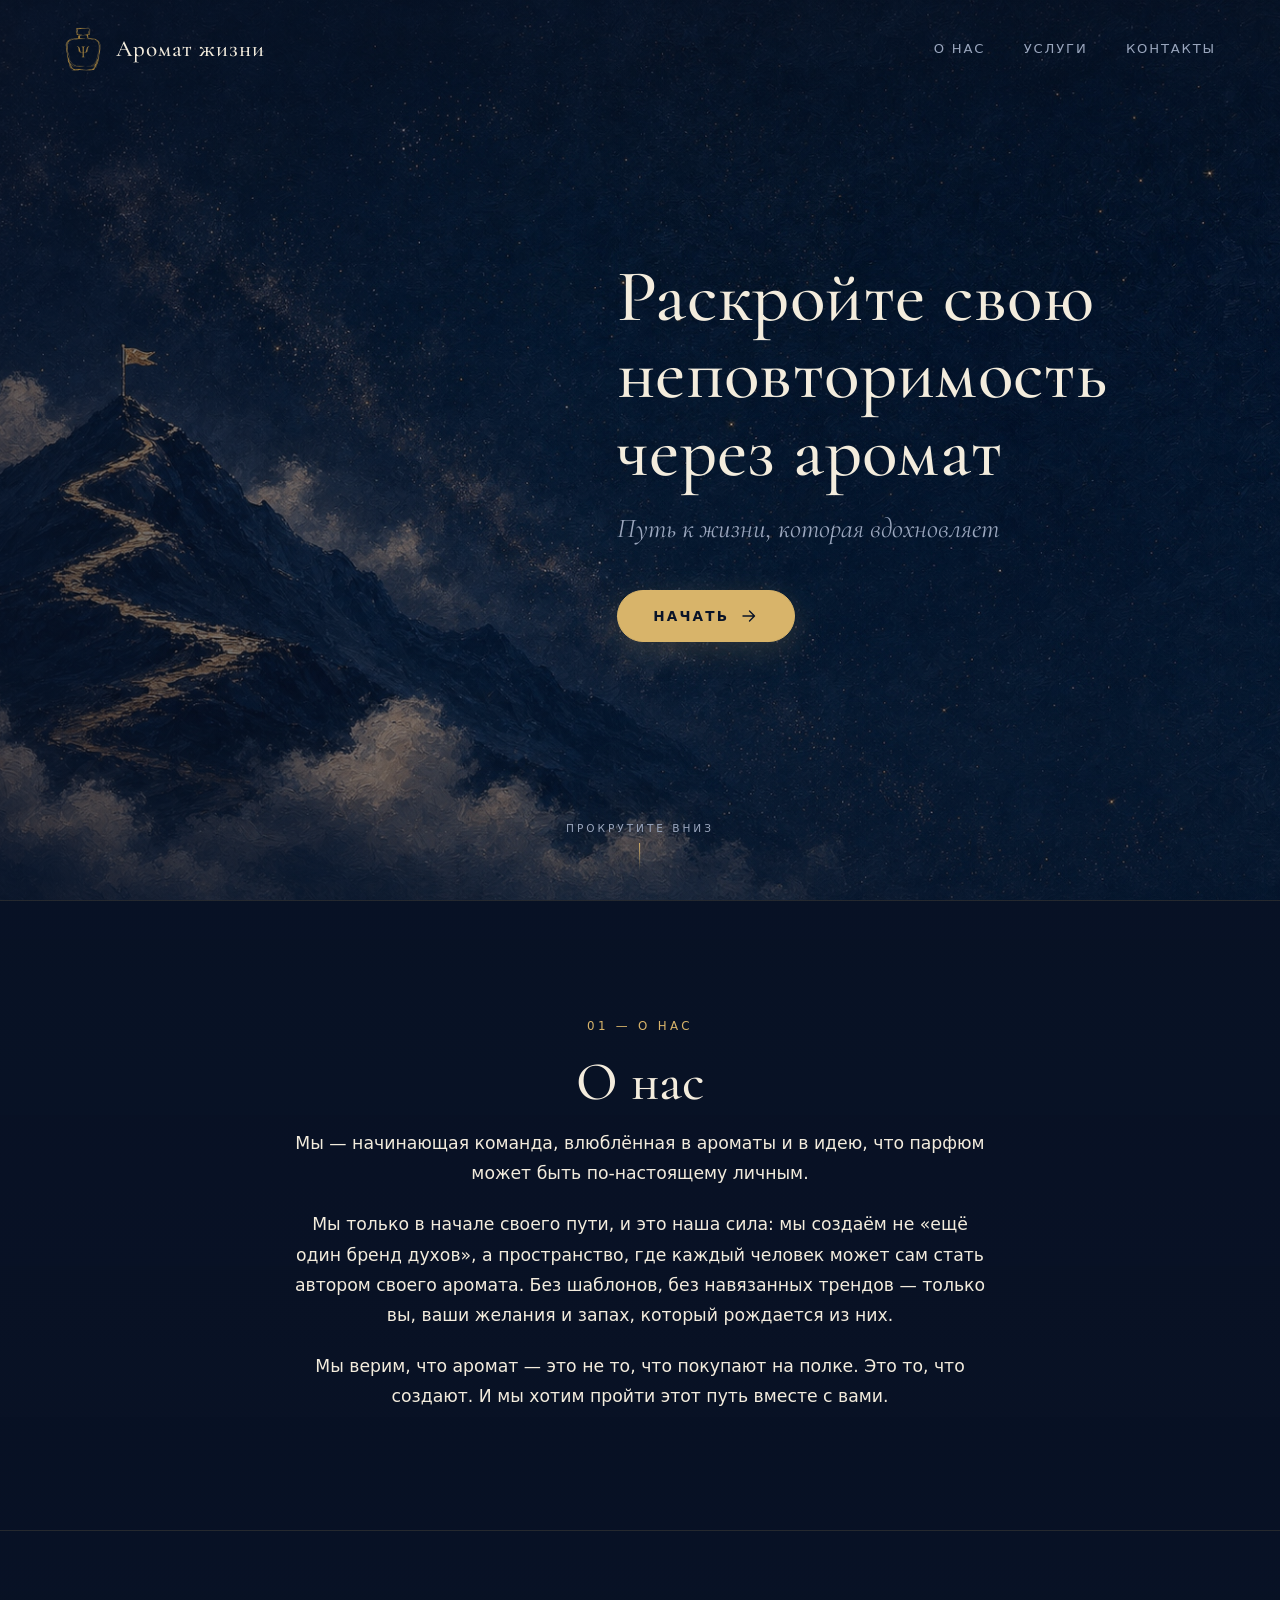
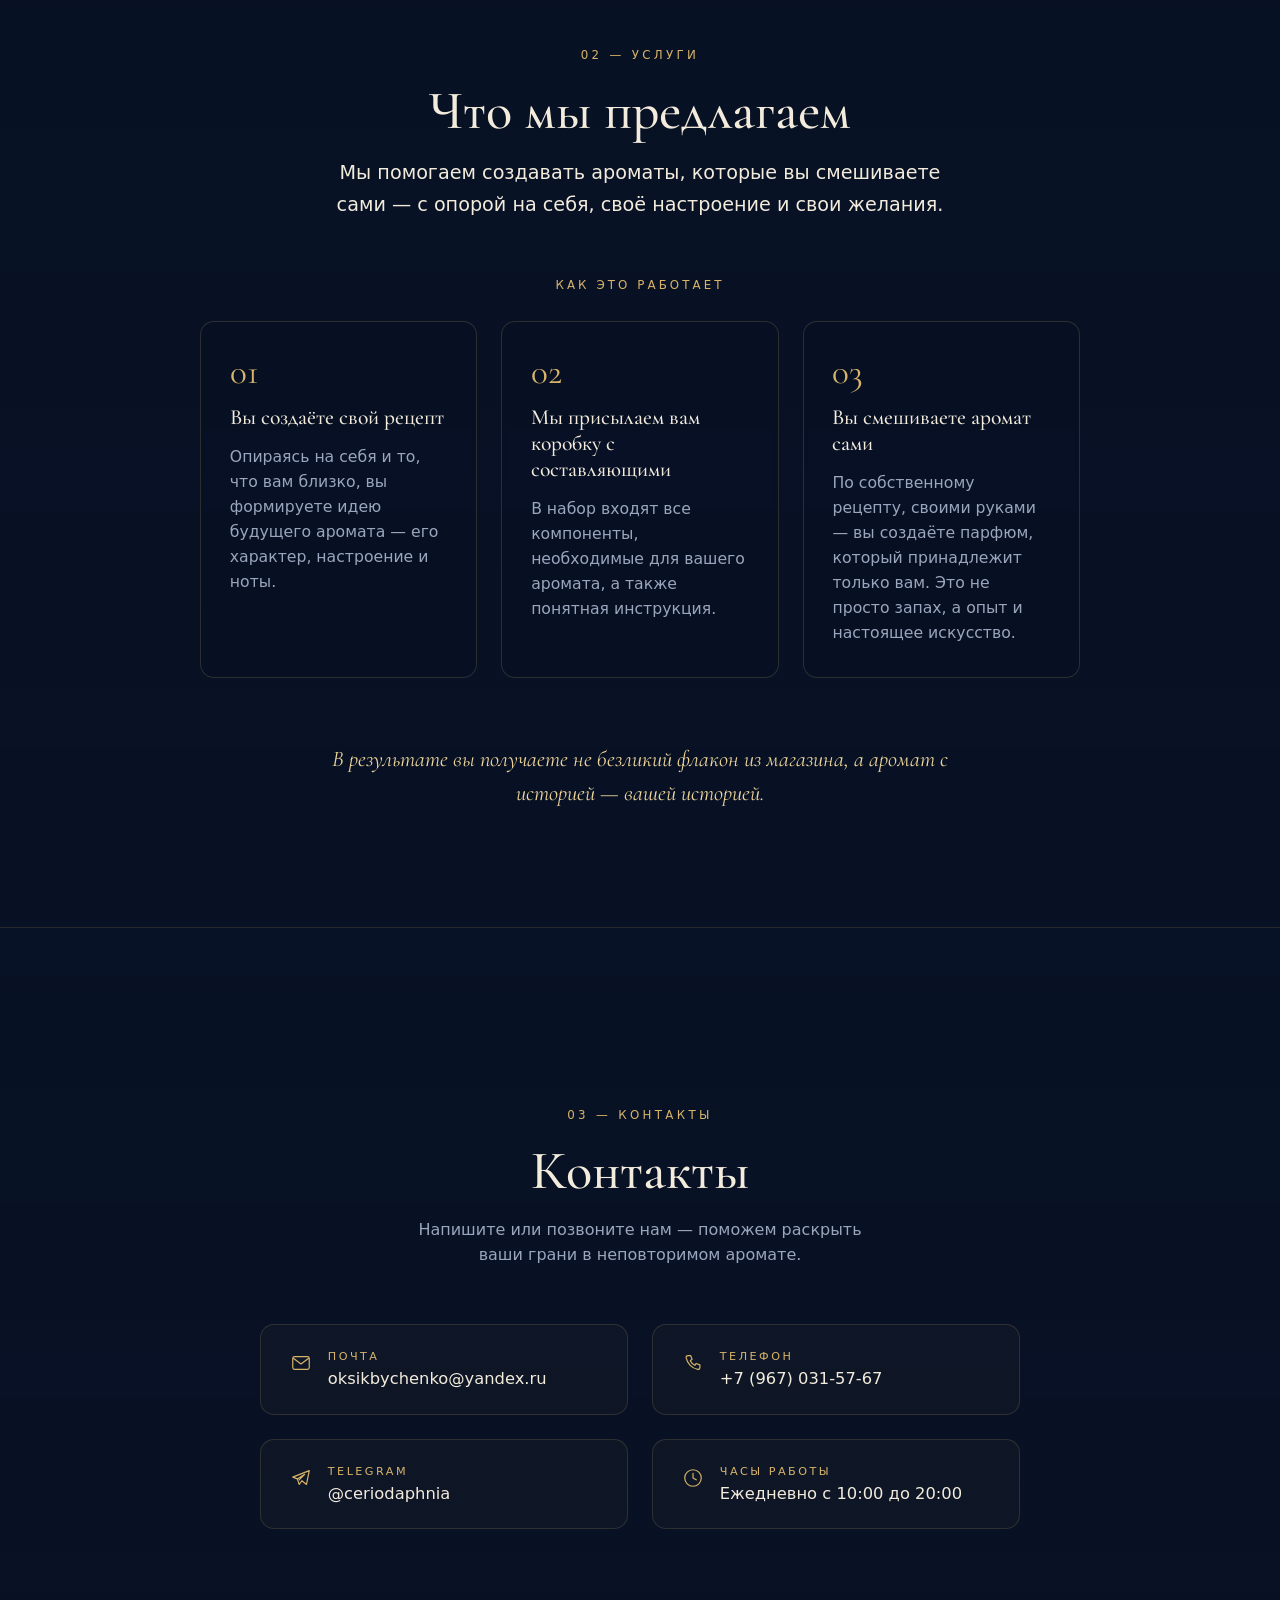
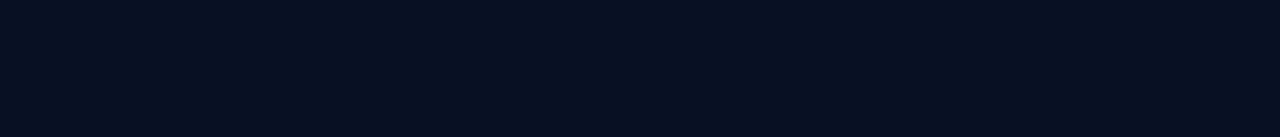
<file: index.html>
<!DOCTYPE html>
<html lang="ru">
<head>
  <meta charset="UTF-8" />
  <meta name="viewport" content="width=device-width, initial-scale=1.0" />
  <title>Аромат Жизни — создать свои неповторимые духи</title>
  <meta name="description" content="Путь к жизни, которая вдохновляет. Создайте свой неповторимый аромат вместе с "Аромат Жизни." />

  <link rel="preconnect" href="https://fonts.googleapis.com" />
  <link rel="preconnect" href="https://fonts.gstatic.com" crossorigin />
  <link href="https://api.fontshare.com/v2/css?f[]=switzer@300,400,500,600&display=swap" rel="stylesheet" />
  <link href="https://fonts.googleapis.com/css2?family=Cormorant+Garamond:ital,wght@0,400;0,500;0,600;1,400&display=swap" rel="stylesheet" />

  <link rel="icon" type="image/png" href="assets/favicon.png" />
  <link rel="stylesheet" href="style.css?v=1781556944" />
</head>
<body>
  <!-- Background -->
  <div class="bg" aria-hidden="true">
    <img src="assets/hero.jpg" alt="" class="bg__img" />
    <div class="bg__veil"></div>
  </div>

  <!-- Header / Nav -->
  <header class="header">
    <a href="#" class="brand" aria-label="Аромат жизни — на главную">
      <img class="brand__logo" src="assets/logo.png" alt="Аромат жизни" />
      <span class="brand__name">Аромат жизни</span>
    </a>

    <nav class="nav" aria-label="Основное меню">
      <a href="#about" class="nav__link">О нас</a>
      <a href="#services" class="nav__link">Услуги</a>
      <a href="#contacts" class="nav__link">Контакты</a>
    </nav>

    <button class="nav__toggle" aria-label="Открыть меню" aria-expanded="false">
      <span></span><span></span>
    </button>
  </header>

  <!-- Hero -->
  <main class="hero">
    <div class="hero__inner">
      <h1 class="hero__title">
        Раскройте свою<br />неповторимость<br />через аромат
      </h1>
      <p class="hero__subtitle">Путь к жизни, которая вдохновляет</p>
      <a href="paths.html" class="btn">
        <span>Начать</span>
        <svg width="18" height="18" viewBox="0 0 18 18" fill="none" aria-hidden="true">
          <path d="M3 9h11M9.5 4l5 5-5 5" stroke="currentColor" stroke-width="1.4" stroke-linecap="round" stroke-linejoin="round"/>
        </svg>
      </a>
    </div>
  </main>

  <span class="scroll-hint" aria-hidden="true">прокрутите вниз</span>

  <!-- Placeholder sections so the menu anchors lead somewhere -->
  <section id="about" class="section section--about">
    <div class="section__inner">
      <p class="section__label">01 — О нас</p>
      <h2 class="section__title">О нас</h2>
      <div class="prose">
        <p>Мы — начинающая команда, влюблённая в ароматы и в идею, что парфюм может быть по-настоящему личным.</p>
        <p>Мы только в начале своего пути, и это наша сила: мы создаём не «ещё один бренд духов», а пространство, где каждый человек может сам стать автором своего аромата. Без шаблонов, без навязанных трендов — только вы, ваши желания и запах, который рождается из них.</p>
        <p>Мы верим, что аромат — это не то, что покупают на полке. Это то, что создают. И мы хотим пройти этот путь вместе с вами.</p>
      </div>
    </div>
  </section>

  <section id="services" class="section section--services">
    <div class="section__inner">
      <p class="section__label">02 — Услуги</p>
      <h2 class="section__title">Что мы предлагаем</h2>
      <p class="prose prose--lead">Мы помогаем создавать ароматы, которые вы смешиваете сами — с опорой на себя, своё настроение и свои желания.</p>

      <p class="steps__caption">Как это работает</p>
      <ol class="steps">
        <li class="step">
          <span class="step__num">01</span>
          <h3 class="step__title">Вы создаёте свой рецепт</h3>
          <p class="step__text">Опираясь на себя и то, что вам близко, вы формируете идею будущего аромата — его характер, настроение и ноты.</p>
        </li>
        <li class="step">
          <span class="step__num">02</span>
          <h3 class="step__title">Мы присылаем вам коробку с составляющими</h3>
          <p class="step__text">В набор входят все компоненты, необходимые для вашего аромата, а также понятная инструкция.</p>
        </li>
        <li class="step">
          <span class="step__num">03</span>
          <h3 class="step__title">Вы смешиваете аромат сами</h3>
          <p class="step__text">По собственному рецепту, своими руками — вы создаёте парфюм, который принадлежит только вам. Это не просто запах, а опыт и настоящее искусство.</p>
        </li>
      </ol>

      <p class="prose prose--outro">В результате вы получаете не безликий флакон из магазина, а аромат с историей — вашей историей.</p>
    </div>
  </section>

  <section id="contacts" class="section section--contacts">
    <div class="section__inner">
    <p class="section__label">03 — Контакты</p>
    <h2 class="section__title">Контакты</h2>
    <p class="contacts__lead">Напишите или позвоните нам — поможем раскрыть ваши грани в неповторимом аромате.</p>

    <ul class="contacts">
      <li class="contact">
        <svg class="contact__icon" width="22" height="22" viewBox="0 0 24 24" fill="none" aria-hidden="true">
          <rect x="3" y="5" width="18" height="14" rx="2" stroke="currentColor" stroke-width="1.3"/>
          <path d="m4 7 8 6 8-6" stroke="currentColor" stroke-width="1.3" stroke-linecap="round" stroke-linejoin="round"/>
        </svg>
        <div class="contact__body">
          <span class="contact__label">Почта</span>
          <a class="contact__value" href="mailto:oksikbychenko@yandex.ru">oksikbychenko@yandex.ru</a>
        </div>
      </li>

      <li class="contact">
        <svg class="contact__icon" width="22" height="22" viewBox="0 0 24 24" fill="none" aria-hidden="true">
          <path d="M6.5 4h3l1.5 4-2 1.5a11 11 0 0 0 5 5l1.5-2 4 1.5v3a2 2 0 0 1-2.2 2A16 16 0 0 1 4.5 6.2 2 2 0 0 1 6.5 4Z" stroke="currentColor" stroke-width="1.3" stroke-linejoin="round"/>
        </svg>
        <div class="contact__body">
          <span class="contact__label">Телефон</span>
          <a class="contact__value" href="tel:+79670315767">+7 (967) 031-57-67</a>
        </div>
      </li>

      <li class="contact">
        <svg class="contact__icon" width="22" height="22" viewBox="0 0 24 24" fill="none" aria-hidden="true">
          <path d="M21 4 3 11l5 2 2 6 3-4 5 4 3-15Z" stroke="currentColor" stroke-width="1.3" stroke-linejoin="round"/>
          <path d="m8 13 8-5-6 6" stroke="currentColor" stroke-width="1.3" stroke-linecap="round" stroke-linejoin="round"/>
        </svg>
        <div class="contact__body">
          <span class="contact__label">Telegram</span>
          <a class="contact__value" href="https://t.me/ceriodaphnia" target="_blank" rel="noopener">@ceriodaphnia</a>
        </div>
      </li>

      <li class="contact">
        <svg class="contact__icon" width="22" height="22" viewBox="0 0 24 24" fill="none" aria-hidden="true">
          <circle cx="12" cy="12" r="9" stroke="currentColor" stroke-width="1.3"/>
          <path d="M12 7v5l3.5 2" stroke="currentColor" stroke-width="1.3" stroke-linecap="round" stroke-linejoin="round"/>
        </svg>
        <div class="contact__body">
          <span class="contact__label">Часы работы</span>
          <span class="contact__value contact__value--static">Ежедневно с 10:00 до 20:00</span>
        </div>
      </li>
    </ul>
    </div>
  </section>

  <script src="script.js?v=1781556944"></script>
<script data-pplx-inline-edit>
(function () {
  if (window === window.top) return;

  const allowedParentOrigins = ["https://www.perplexity.ai","https://perplexity.ai","https://testing.perplexity.ai","https://staging.perplexity.ai","https://*.preview.i.perplexity.ai","http://localhost:3000","http://127.0.0.1:3000","http://localhost:5173","http://127.0.0.1:5173"];
  const MAX_FONT_BYTES = 500 * 1024;
  const MAX_TOTAL_FONT_BYTES = 2 * 1024 * 1024;
  let scrollForwarding = false;
  let scrollRaf = 0;
  let trustedTopOrigin = null;

  // Allow entries like "https://*.preview.i.perplexity.ai" — the wildcard
  // matches a single DNS label (no dots), so "https://*.foo" cannot stretch
  // across multiple labels.
  function matchesAllowedOrigin(origin) {
    if (!origin) return false;
    for (const entry of allowedParentOrigins) {
      if (!entry.includes("*")) {
        if (entry === origin) return true;
        continue;
      }
      const pattern = new RegExp(
        "^" +
          entry.replace(/[.+?^${}()|[\]\\]/g, "\\$&").replace(/\*/g, "[^.]+") +
          "$",
      );
      if (pattern.test(origin)) return true;
    }
    return false;
  }

  // Trust decision: when the sender is same-origin-visible (event.origin is a
  // real origin like https://www.perplexity.ai) we trust event.origin directly.
  // When event.origin is "null" (opaque broker srcdoc), we fall back to the
  // broker's stamped `parentOrigin` to identify the top window. The fallback
  // is claim-only — we rely on the browser's native `targetOrigin` enforcement
  // on the response path (see postToTrustedTop) to ensure replies can't be
  // delivered to anyone but the actual top window of that claimed origin.
  function getTrustedParentOrigin(event) {
    const forwardedParentOrigin =
      typeof event.data.parentOrigin === "string" ? event.data.parentOrigin : null;
    const parentOrigin = event.origin === "null" ? forwardedParentOrigin : event.origin;
    return matchesAllowedOrigin(parentOrigin) ? parentOrigin : null;
  }

  // All responses go to window.top with targetOrigin = the allowlisted origin.
  // An attacker that iframes us inside their own null-origin broker can claim
  // any parentOrigin they like, but the browser will drop the reply whenever
  // the real top's origin doesn't match — so the screenshot never leaves.
  function postToTrustedTop(message) {
    if (!trustedTopOrigin) return;
    try {
      window.top.postMessage(message, trustedTopOrigin);
    } catch (_error) {}
  }

  function inlineAll(original, clone) {
    if (original.nodeType !== 1 || clone.nodeType !== 1) return;

    try {
      const computedStyle = getComputedStyle(original);
      // cssText on a computed style is the serialized declaration in modern
      // Chromium/Safari — a single read beats enumerating ~400 longhand
      // properties. Firefox returns "" here, so we fall back on empty.
      const serialized = computedStyle.cssText;
      if (serialized) {
        clone.style.cssText = serialized;
      } else {
        const parts = new Array(computedStyle.length);
        for (let index = 0; index < computedStyle.length; index += 1) {
          const property = computedStyle[index];
          parts[index] = `${property}:${computedStyle.getPropertyValue(property)};`;
        }
        clone.style.cssText = parts.join("");
      }
    } catch (_error) {}

    const originalChildren = original.children;
    const clonedChildren = clone.children;
    for (
      let index = 0;
      index < originalChildren.length && index < clonedChildren.length;
      index += 1
    ) {
      inlineAll(originalChildren[index], clonedChildren[index]);
    }
  }

  function extractFontUrl(srcValue) {
    const matches = [
      ...srcValue.matchAll(
        /url\(["']?([^"')]+)["']?\)(?:\s*format\(["']?([^"')]+)["']?\))?/gi,
      ),
    ];
    if (matches.length === 0) return null;
    const woff2 = matches.find((m) => m[2] && m[2].toLowerCase().includes("woff2"));
    if (woff2) return woff2[1];
    const woff = matches.find((m) => m[2] && m[2].toLowerCase().includes("woff"));
    if (woff) return woff[1];
    return matches[0][1];
  }

  // Cache resolved font URL -> data URI across captures. Fonts on a page
  // essentially never change, and a batch run emits multiple captures back to
  // back — without this we'd refetch + re-base64 every time.
  const fontDataUriCache = new Map();
  const SRC_DECLARATION_RE = /src\s*:\s*[^;}]+/i;

  async function fetchAsDataUri(url) {
    if (fontDataUriCache.has(url)) return fontDataUriCache.get(url);
    let dataUri = null;
    try {
      const response = await fetch(url, { mode: "cors", credentials: "omit" });
      if (response.ok) {
        const blob = await response.blob();
        if (blob.size <= MAX_FONT_BYTES) {
          dataUri = await new Promise((resolve) => {
            const reader = new FileReader();
            reader.onloadend = () =>
              resolve(typeof reader.result === "string" ? reader.result : null);
            reader.onerror = () => resolve(null);
            reader.readAsDataURL(blob);
          });
        }
      }
    } catch (_error) {
      dataUri = null;
    }
    fontDataUriCache.set(url, dataUri);
    return dataUri;
  }

  function collectFontFaceRuleTexts() {
    const rules = [];
    for (const sheet of document.styleSheets) {
      let cssRules;
      try {
        cssRules = sheet.cssRules;
      } catch (_error) {
        continue;
      }
      if (!cssRules) continue;
      for (const rule of cssRules) {
        const cssText = rule.cssText || "";
        if (cssText.startsWith("@font-face")) rules.push(cssText);
      }
    }
    return rules;
  }

  async function buildInlinedFontCss() {
    const ruleTexts = collectFontFaceRuleTexts();
    if (ruleTexts.length === 0) return null;

    const resolved = ruleTexts.map((cssText) => {
      if (!SRC_DECLARATION_RE.test(cssText)) return null;
      const srcMatch = cssText.match(/src\s*:\s*([^;}]+)[;}]/i);
      if (!srcMatch) return null;
      const url = extractFontUrl(srcMatch[1]);
      if (!url) return null;
      try {
        return { cssText, url: new URL(url, document.baseURI).href };
      } catch (_error) {
        return null;
      }
    });

    const dataUris = await Promise.all(
      resolved.map((entry) => (entry ? fetchAsDataUri(entry.url) : Promise.resolve(null))),
    );

    const inlined = [];
    let totalBytes = 0;
    for (let index = 0; index < resolved.length; index += 1) {
      const entry = resolved[index];
      const dataUri = dataUris[index];
      if (!entry || !dataUri) continue;
      const approxBytes = dataUri.length * 0.75;
      if (totalBytes + approxBytes > MAX_TOTAL_FONT_BYTES) break;
      totalBytes += approxBytes;
      inlined.push(entry.cssText.replace(SRC_DECLARATION_RE, `src: url("${dataUri}")`));
    }
    return inlined.length > 0 ? inlined.join("\n") : null;
  }

  function stripExternal(clone) {
    const images = clone.querySelectorAll("img");
    for (let index = 0; index < images.length; index += 1) {
      const src = images[index].getAttribute("src");
      if (src && !src.startsWith("data:")) images[index].removeAttribute("src");
    }

    const elements = clone.querySelectorAll("*");
    for (let index = 0; index < elements.length; index += 1) {
      const style = elements[index].style.cssText;
      if (style && style.includes("url(")) {
        elements[index].style.cssText = style.replace(
          /url\(["']?(?!data:)[^)"']*["']?\)/gi,
          "none",
        );
      }
    }
  }

  function emitScroll() {
    scrollRaf = 0;
    if (!scrollForwarding) return;
    postToTrustedTop({
      type: "INLINE_EDIT_SCROLL",
      scrollX: window.scrollX,
      scrollY: window.scrollY,
    });
  }

  window.addEventListener(
    "scroll",
    function () {
      if (!scrollForwarding || scrollRaf) return;
      scrollRaf = requestAnimationFrame(emitScroll);
    },
    { passive: true, capture: true },
  );

  async function handleCaptureRequest(event) {
    const requestId = event.data.requestId;
    const scrollX = window.scrollX;
    const scrollY = window.scrollY;
    const width = window.innerWidth;
    const height = window.innerHeight;

    function postResult(dataUrl) {
      postToTrustedTop({
        type: "INLINE_EDIT_SCREENSHOT_RESULT",
        requestId,
        dataUrl,
        scrollX,
        scrollY,
      });
    }

    try {
      // Wait for any pending web fonts to resolve so both inline metrics and
      // the @font-face inlining below see the same loaded faces.
      if (document.fonts && document.fonts.ready) {
        try {
          await document.fonts.ready;
        } catch (_error) {}
      }

      const clone = document.documentElement.cloneNode(true);
      inlineAll(document.documentElement, clone);

      const removedNodes = clone.querySelectorAll("script,link[rel=\"stylesheet\"],style");
      for (let index = 0; index < removedNodes.length; index += 1) {
        removedNodes[index].remove();
      }

      stripExternal(clone);

      // Re-embed web fonts as data-URI @font-face rules so the SVG rasterizer
      // can resolve them — external font URLs aren't fetched during
      // foreignObject rendering, which would otherwise force a fallback face
      // and change text metrics.
      const inlinedFontCss = await buildInlinedFontCss();
      if (inlinedFontCss) {
        const styleEl = document.createElement("style");
        styleEl.textContent = inlinedFontCss;
        const head = clone.querySelector("head");
        if (head) head.appendChild(styleEl);
        else clone.insertBefore(styleEl, clone.firstChild);
      }

      const html = new XMLSerializer().serializeToString(clone);
      const svg =
        `<svg xmlns="http://www.w3.org/2000/svg" width="${width}" height="${height}">` +
        '<foreignObject width="100%" height="100%">' +
        `<div xmlns="http://www.w3.org/1999/xhtml" style="width:${width}px;height:${height}px;overflow:hidden">` +
        `<div style="position:relative;left:-${scrollX}px;top:-${scrollY}px">` +
        html +
        "</div></div></foreignObject></svg>";
      const svgUrl = `data:image/svg+xml;charset=utf-8,${encodeURIComponent(svg)}`;
      const image = new Image();
      image.onload = function () {
        const canvas = document.createElement("canvas");
        canvas.width = width;
        canvas.height = height;
        canvas.getContext("2d").drawImage(image, 0, 0);
        postResult(canvas.toDataURL("image/png"));
      };
      image.onerror = function () {
        postResult(null);
      };
      image.src = svgUrl;
    } catch (_error) {
      postResult(null);
    }
  }

  window.addEventListener("message", function (event) {
    if (!event.data) return;
    // Only accept messages from the direct parent frame. Blocks sibling /
    // unrelated-window postMessage senders that could otherwise reach us.
    if (event.source !== window.parent) return;

    const trustedParentOrigin = getTrustedParentOrigin(event);
    if (!trustedParentOrigin) return;
    trustedTopOrigin = trustedParentOrigin;

    if (event.data.type === "INLINE_EDIT_SCROLL_START") {
      scrollForwarding = true;
      emitScroll();
      return;
    }

    if (event.data.type === "INLINE_EDIT_SCROLL_STOP") {
      scrollForwarding = false;
      if (scrollRaf) cancelAnimationFrame(scrollRaf);
      scrollRaf = 0;
      return;
    }

    if (event.data.type !== "INLINE_EDIT_CAPTURE_REQUEST") return;

    handleCaptureRequest(event);
  });
})();


</script></body>
</html>
</file>
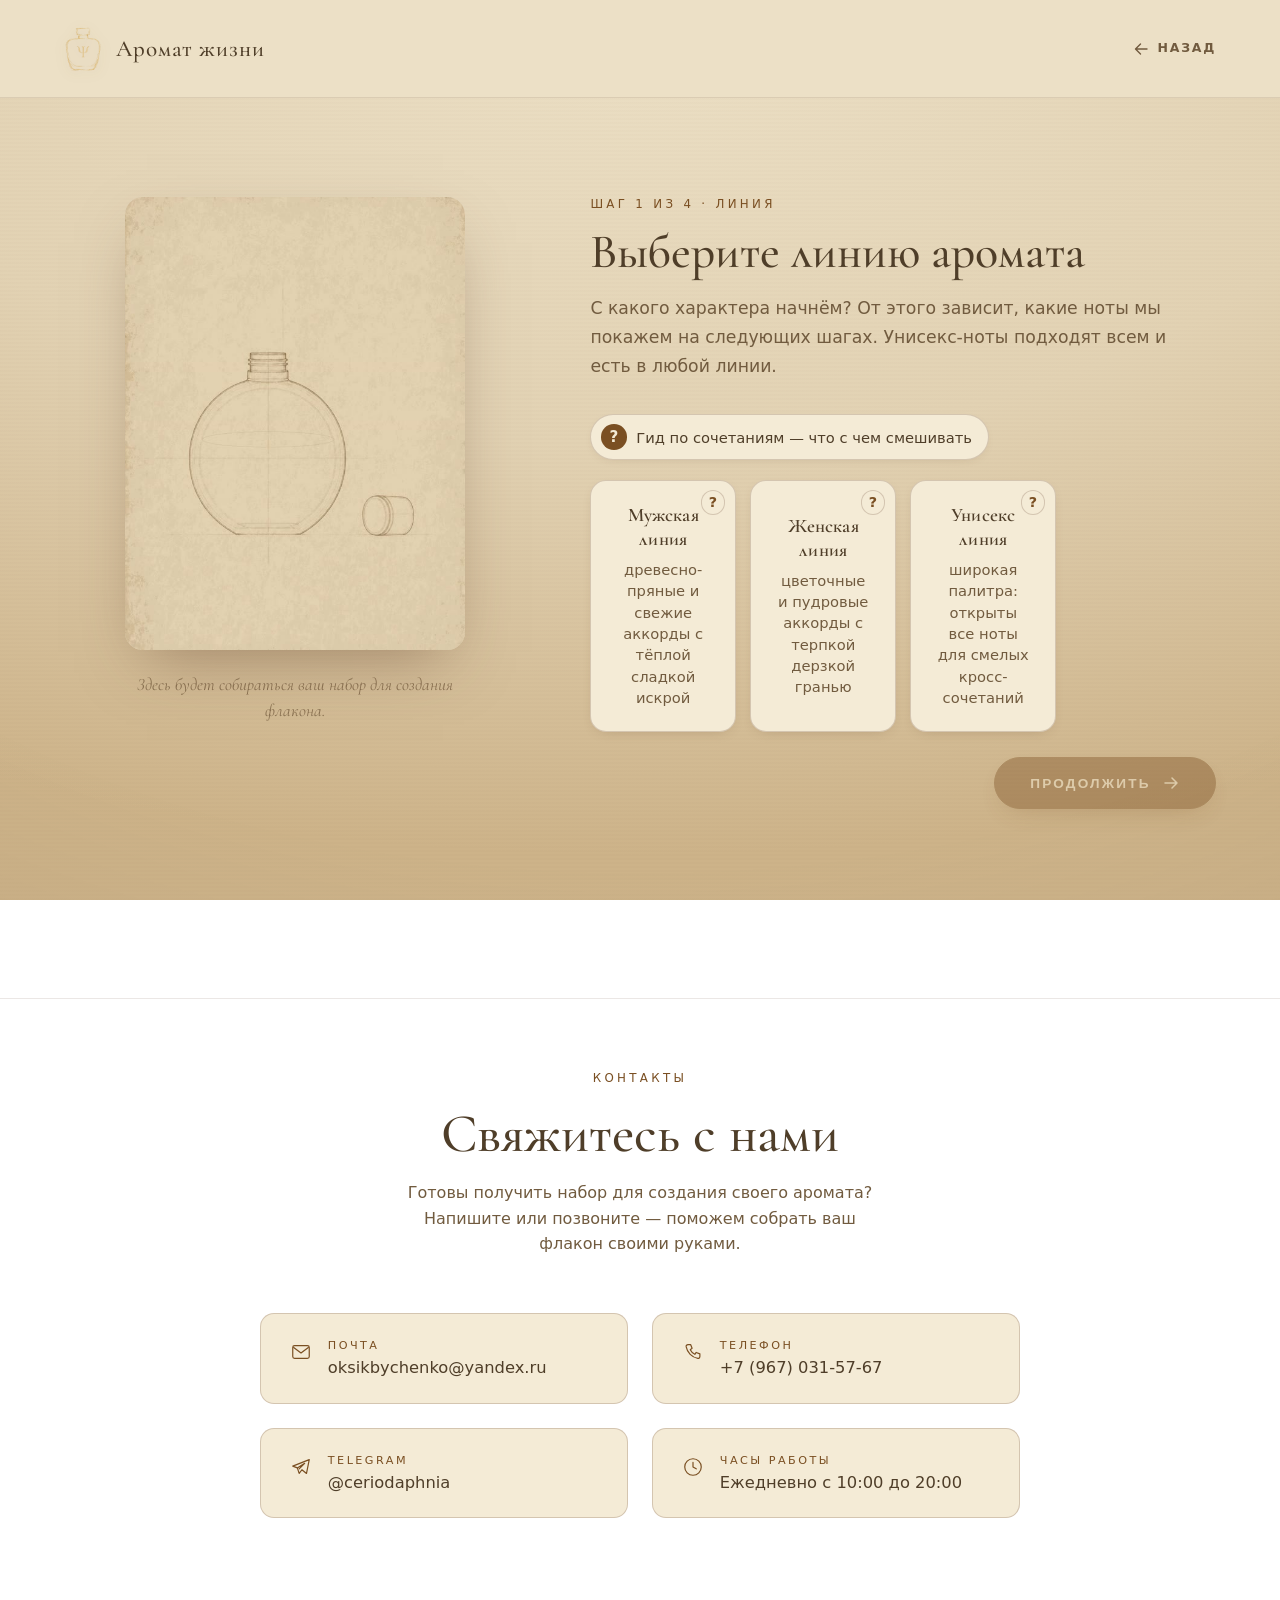
<file: create.html>
<!DOCTYPE html>
<html lang="ru">
<head>
  <meta charset="UTF-8" />
  <meta name="viewport" content="width=device-width, initial-scale=1.0" />
  <title>Аромат жизни — создание аромата</title>
  <meta name="description" content="Соберите свой парфюм по слоям: база, сердце и верхние ноты. Выбирайте ингредиенты — и наблюдайте, как рождается ваш аромат." />

  <link rel="preconnect" href="https://fonts.googleapis.com" />
  <link rel="preconnect" href="https://fonts.gstatic.com" crossorigin />
  <link href="https://api.fontshare.com/v2/css?f[]=switzer@300,400,500,600&display=swap" rel="stylesheet" />
  <link href="https://fonts.googleapis.com/css2?family=Cormorant+Garamond:ital,wght@0,400;0,500;0,600;1,400&display=swap" rel="stylesheet" />

  <link rel="icon" type="image/png" href="assets/favicon.png" />
  <link rel="stylesheet" href="style.css?v=1781556944" />
</head>
<body class="page-create">

  <!-- Header / Nav -->
  <header class="header header--parchment">
    <a href="index.html" class="brand" aria-label="Аромат жизни — на главную">
      <img class="brand__logo" src="assets/logo.png" alt="Аромат жизни" />
      <span class="brand__name">Аромат жизни</span>
    </a>

    <button type="button" id="headerBackBtn" class="back-link">
      <svg width="18" height="18" viewBox="0 0 18 18" fill="none" aria-hidden="true">
        <path d="M15 9H4M8.5 4l-5 5 5 5" stroke="currentColor" stroke-width="1.4" stroke-linecap="round" stroke-linejoin="round"/>
      </svg>
      <span>Назад</span>
    </button>
  </header>

  <main class="section section--create-page">
    <div class="create-stage">

      <!-- LEFT: the flacon -->
      <aside class="create-flacon">
        <div class="flacon-frame">
          <img class="flacon-still" id="flaconStill" src="assets/notes/flacon_poster.jpg" alt="Флакон будущего аромата" />
          <video class="flacon-video" id="flaconVideo" src="assets/notes/flacon_anim.mp4" muted playsinline preload="auto" poster="assets/notes/flacon_poster.jpg"></video>
        </div>
        <div class="flacon-recipe" id="recipe" aria-live="polite">
          <p class="flacon-recipe__empty" id="recipeEmpty">Здесь будет собираться ваш набор для создания флакона.</p>
          <ul class="flacon-recipe__list" id="recipeList" hidden></ul>
        </div>
      </aside>

      <!-- RIGHT: the builder -->
      <section class="create-panel">
        <p class="section__label" id="stepLabel">Конструктор аромата</p>
        <h1 class="section__title" id="stepTitle">Соберём ваш парфюм по слоям</h1>
        <p class="prose prose--lead" id="stepIntro">
          Соберите свой аромат по слоям, а мы подготовим для вас <strong>набор для создания флакона</strong> —
          подобранные ноты, основу и инструкцию, чтобы вы собрали парфюм своими руками.
          Аромат строится в три слоя: <strong>база</strong> — фундамент и шлейф,
          <strong>сердце</strong> — душа композиции, и <strong>старт</strong> — первое впечатление.
        </p>

        <!-- Гид по сочетаниям -->
        <div class="guide-bar">
          <button type="button" class="guide-btn" id="guideBtn" data-testid="guide-open" aria-haspopup="dialog">
            <span class="guide-btn__q" aria-hidden="true">?</span>
            <span>Гид по сочетаниям — что с чем смешивать</span>
          </button>
        </div>

        <!-- Recommendations hint -->
        <p class="create-hint" id="recoHint" hidden></p>

        <!-- Note grid -->
        <div class="notes-grid" id="notesGrid" role="listbox" aria-label="Ингредиенты"></div>

        <!-- Feedback after picking -->
        <div class="create-feedback" id="feedback" hidden></div>

        <!-- Continue -->
        <div class="create-actions" id="actionsWrap">
          <p class="create-counter" id="counter"></p>
          <div class="create-actions__btns">
            <button class="btn btn--ghost" id="stepBackBtn" type="button" hidden>
              <svg width="18" height="18" viewBox="0 0 18 18" fill="none" aria-hidden="true">
                <path d="M15 9H3M8 14l-5-5 5-5" stroke="currentColor" stroke-width="1.5" stroke-linecap="round" stroke-linejoin="round"/>
              </svg>
              <span>Назад</span>
            </button>
            <button class="btn" id="nextBtn" disabled>
              <span id="nextLabel">Продолжить</span>
              <svg width="18" height="18" viewBox="0 0 18 18" fill="none" aria-hidden="true">
                <path d="M3 9h12M10 4l5 5-5 5" stroke="currentColor" stroke-width="1.5" stroke-linecap="round" stroke-linejoin="round"/>
              </svg>
            </button>
          </div>
        </div>

        <!-- FINAL report (filled by JS) -->
        <div class="create-result" id="result" hidden></div>
      </section>
    </div>
  </main>

  <!-- Info modal: подсказки по сочетаниям -->
  <div class="info-modal" id="infoModal" hidden>
    <div class="info-modal__backdrop" data-info-close></div>
    <div class="info-modal__dialog" role="dialog" aria-modal="true" aria-labelledby="infoModalTitle" tabindex="-1">
      <button type="button" class="info-modal__close" id="infoModalClose" data-info-close aria-label="Закрыть подсказку" data-testid="info-close">
        <svg width="18" height="18" viewBox="0 0 18 18" fill="none" aria-hidden="true"><path d="M4 4l10 10M14 4L4 14" stroke="currentColor" stroke-width="1.6" stroke-linecap="round"/></svg>
      </button>
      <p class="info-modal__eyebrow" id="infoModalEyebrow"></p>
      <h2 class="info-modal__title" id="infoModalTitle"></h2>
      <div class="info-modal__body" id="infoModalBody"></div>
    </div>
  </div>

  <!-- Contacts (same as homepage) -->
  <section id="contacts" class="section section--contacts section--contacts-parch">
    <div class="section__inner">
      <p class="section__label">Контакты</p>
      <h2 class="section__title">Свяжитесь с нами</h2>
      <p class="contacts__lead">Готовы получить набор для создания своего аромата? Напишите или позвоните — поможем собрать ваш флакон своими руками.</p>

      <ul class="contacts">
        <li class="contact">
          <svg class="contact__icon" width="22" height="22" viewBox="0 0 24 24" fill="none" aria-hidden="true">
            <rect x="3" y="5" width="18" height="14" rx="2" stroke="currentColor" stroke-width="1.3"/>
            <path d="m4 7 8 6 8-6" stroke="currentColor" stroke-width="1.3" stroke-linecap="round" stroke-linejoin="round"/>
          </svg>
          <div class="contact__body">
            <span class="contact__label">Почта</span>
            <a class="contact__value" href="mailto:oksikbychenko@yandex.ru">oksikbychenko@yandex.ru</a>
          </div>
        </li>

        <li class="contact">
          <svg class="contact__icon" width="22" height="22" viewBox="0 0 24 24" fill="none" aria-hidden="true">
            <path d="M6.5 4h3l1.5 4-2 1.5a11 11 0 0 0 5 5l1.5-2 4 1.5v3a2 2 0 0 1-2.2 2A16 16 0 0 1 4.5 6.2 2 2 0 0 1 6.5 4Z" stroke="currentColor" stroke-width="1.3" stroke-linejoin="round"/>
          </svg>
          <div class="contact__body">
            <span class="contact__label">Телефон</span>
            <a class="contact__value" href="tel:+79670315767">+7 (967) 031-57-67</a>
          </div>
        </li>

        <li class="contact">
          <svg class="contact__icon" width="22" height="22" viewBox="0 0 24 24" fill="none" aria-hidden="true">
            <path d="M21 4 3 11l5 2 2 6 3-4 5 4 3-15Z" stroke="currentColor" stroke-width="1.3" stroke-linejoin="round"/>
            <path d="m8 13 8-5-6 6" stroke="currentColor" stroke-width="1.3" stroke-linecap="round" stroke-linejoin="round"/>
          </svg>
          <div class="contact__body">
            <span class="contact__label">Telegram</span>
            <a class="contact__value" href="https://t.me/ceriodaphnia" target="_blank" rel="noopener">@ceriodaphnia</a>
          </div>
        </li>

        <li class="contact">
          <svg class="contact__icon" width="22" height="22" viewBox="0 0 24 24" fill="none" aria-hidden="true">
            <circle cx="12" cy="12" r="9" stroke="currentColor" stroke-width="1.3"/>
            <path d="M12 7v5l3.5 2" stroke="currentColor" stroke-width="1.3" stroke-linecap="round" stroke-linejoin="round"/>
          </svg>
          <div class="contact__body">
            <span class="contact__label">Часы работы</span>
            <span class="contact__value contact__value--static">Ежедневно с 10:00 до 20:00</span>
          </div>
        </li>
      </ul>
    </div>
  </section>

  <script src="script.js?v=1781556944"></script>
  <script>
  (function () {
    // ============================================================
    //  PERFUME BUILDER — ported from perfume_builder.py
    // ============================================================

    // slug is used for the image file in assets/notes/<slug>.jpg
    // sweet:   тёплая съедобная сладость (для баланса мужской линии)
    // tart:    терпкость / сухость / горчинка (для баланса женской линии)
    // gender:  m | f | u  — базовая принадлежность ноты к линии
    var BASE_NOTES = {
      "Ваниль": {family:"gourmand", gender:"f", slug:"vanilla",   desc:"тёплая, сладкая, обволакивающая", sweet:3},
      "Сандал": {family:"woody",    gender:"u", slug:"sandalwood", desc:"кремово-древесный, мягкий, медитативный", sweet:1},
      "Мускус": {family:"musky",    gender:"u", slug:"musk",       desc:"чистый, телесный, обнимающий"},
      "Пачули": {family:"earthy",   gender:"m", slug:"patchouli",  desc:"землистый, тёмный, шлейфовый", tart:2},
      "Амбра":  {family:"amber",    gender:"u", slug:"amber",      desc:"смолисто-сладкий, золотистый, роскошный", sweet:2},
      "Кедр":   {family:"woody",    gender:"m", slug:"cedar",      desc:"сухой, строгий, благородный лес", tart:1},
      // — тёплая сладость в мужскую базу —
      "Тонка":  {family:"gourmand", gender:"m", slug:"tonka",      desc:"миндально-табачная, сладко-пряная, мужественная", sweet:3},
      "Какао":  {family:"gourmand", gender:"m", slug:"cocoa",      desc:"горький тёмный шоколад с тёплой сладостью", sweet:2, tart:1},
      "Табак":  {family:"amber",    gender:"m", slug:"tobacco",    desc:"медово-табачный, сухой и сладкий одновременно", sweet:2, tart:1},
      // — терпкость в женскую базу —
      "Ирис":   {family:"powdery",  gender:"f", slug:"iris",       desc:"холодно-пудровый, землистый, благородно-сухой", tart:2}
    };
    var MIDDLE_NOTES = {
      "Роза":        {family:"floral",   gender:"f", slug:"rose",     desc:"классический цветочный, романтичный"},
      "Жасмин":      {family:"floral",   gender:"f", slug:"jasmine",  desc:"насыщенный белый цветок, чувственный"},
      "Иланг-иланг": {family:"floral",   gender:"f", slug:"ylang",    desc:"экзотический, слегка банановый цветок", sweet:1},
      "Лаванда":     {family:"aromatic", gender:"m", slug:"lavender", desc:"травянисто-свежий, успокаивающий"},
      "Корица":      {family:"spicy",    gender:"u", slug:"cinnamon", desc:"пряная, согревающая, уютная", sweet:1},
      "Фиалка":      {family:"powdery",  gender:"f", slug:"violet",   desc:"пудровый, нежный, ретро"},
      "Герань":      {family:"green",    gender:"m", slug:"geranium", desc:"зелёно-розовый, бодрящий", tart:1},
      "Нероли":      {family:"floral",   gender:"u", slug:"neroli",   desc:"цветочно-цитрусовый, светлый"},
      // — сладко-пряное тепло, читается мужественно —
      "Шафран":      {family:"spicy",    gender:"m", slug:"saffron",  desc:"кожано-сладкая дорогая пряность", sweet:1, tart:1},
      // — сухая горчинка и терпкость в женское сердце —
      "Полынь":      {family:"aromatic", gender:"f", slug:"wormwood", desc:"горько-травянистая, дерзкая, прохладная", tart:3},
      "Чёрный чай":  {family:"green",    gender:"f", slug:"blacktea",  desc:"терпкий дубильный лист с дымкой", tart:3}
    };
    var TOP_NOTES = {
      "Бергамот":      {family:"citrus",   gender:"u", slug:"bergamot",   desc:"искристый цитрус с горчинкой", tart:1},
      "Лимон":         {family:"citrus",   gender:"m", slug:"lemon",      desc:"яркий, чистый, бодрящий", tart:1},
      "Грейпфрут":     {family:"citrus",   gender:"u", slug:"grapefruit", desc:"сочный, слегка горький цитрус", tart:2},
      "Мята":          {family:"aromatic", gender:"m", slug:"mint",       desc:"холодная, освежающая зелень"},
      "Яблоко":        {family:"fruity",   gender:"u", slug:"apple",      desc:"хрустящее, сочное, лёгкое", sweet:1},
      "Груша":         {family:"fruity",   gender:"f", slug:"pear",       desc:"нежно-сладкий сочный фрукт", sweet:1},
      "Чёрный перец":  {family:"spicy",    gender:"m", slug:"blackpepper",desc:"сухой, покалывающий старт", tart:1},
      "Розовый перец": {family:"spicy",    gender:"u", slug:"pinkpepper", desc:"игристый, слегка фруктовый перец"},
      "Кардамон":      {family:"aromatic", gender:"u", slug:"cardamom",   desc:"пряно-свежий, элегантный"},
      "Зелёный чай":   {family:"green",    gender:"u", slug:"greentea",   desc:"прозрачный, спокойный, чистый", tart:1},
      "Чёрная смородина": {family:"fruity", gender:"f", slug:"blackcurrant", desc:"терпко-ягодный кассис, искристый", tart:2},
      // — медовая сладость старта в мужскую линию —
      "Мёд":           {family:"gourmand", gender:"m", slug:"honey",      desc:"густо-сладкий, тёплый, чуть звериный", sweet:3},
      // — резкая терпкость старта в женскую линию —
      "Ревень":        {family:"fruity",   gender:"f", slug:"rhubarb",    desc:"кисло-терпкий, хрустящий, зелёно-розовый", tart:3}
    };

    // Линии аромата: мужская / женская / унисекс. allow — какие ноты по характеру допускаются.
    var LINES = {
      m: {code:"m", title:"Мужская линия",  tagline:"древесно-пряные и свежие аккорды с тёплой сладкой искрой",   allow:{m:1,u:1}},
      f: {code:"f", title:"Женская линия",  tagline:"цветочные и пудровые аккорды с терпкой дерзкой гранью",       allow:{f:1,u:1}},
      // Унисекс — намеренно широкая, кросс-семейная линия: открыты все ноты,
      // чтобы можно было свободно смешивать мужское и женское и искать неожиданные созвучия.
      u: {code:"u", title:"Унисекс линия", tagline:"широкая палитра: открыты все ноты для смелых кросс-сочетаний", allow:{m:1,f:1,u:1}, broad:true}
    };
    function poolForLine(pool, lineCode) {
      var allow = LINES[lineCode].allow;
      var out = {};
      Object.keys(pool).forEach(function(name){
        if (allow[pool[name].gender]) out[name] = pool[name];
      });
      return out;
    }

    // Affinity matrix (0..3). Keys are "famA|famB".
    var AFFINITY = {
      // gourmand
      "gourmand|floral":3,"gourmand|spicy":3,"gourmand|fruity":3,"gourmand|citrus":2,
      "gourmand|aromatic":1,"gourmand|green":0,"gourmand|powdery":3,"gourmand|woody":2,
      "gourmand|amber":3,"gourmand|musky":3,"gourmand|earthy":2,
      // woody
      "woody|floral":3,"woody|spicy":3,"woody|aromatic":3,"woody|citrus":3,"woody|green":2,
      "woody|fruity":2,"woody|powdery":2,"woody|musky":3,
      // musky
      "musky|floral":3,"musky|powdery":3,"musky|citrus":2,"musky|fruity":2,"musky|green":2,
      "musky|aromatic":2,"musky|spicy":2,"musky|amber":3,"musky|earthy":2,
      // earthy
      "earthy|spicy":3,"earthy|floral":2,"earthy|woody":3,"earthy|green":2,"earthy|citrus":2,
      "earthy|fruity":1,"earthy|aromatic":2,"earthy|powdery":1,"earthy|amber":3,
      // amber
      "amber|spicy":3,"amber|floral":3,"amber|citrus":3,"amber|fruity":2,"amber|aromatic":2,
      "amber|green":1,"amber|powdery":3,"amber|woody":3,
      // floral
      "floral|citrus":3,"floral|fruity":3,"floral|powdery":3,"floral|spicy":3,
      "floral|aromatic":2,"floral|green":2,
      // aromatic
      "aromatic|citrus":3,"aromatic|green":3,"aromatic|spicy":2,"aromatic|fruity":2,
      "aromatic|powdery":2,
      // citrus
      "citrus|green":3,"citrus|fruity":3,"citrus|spicy":2,"citrus|powdery":2,
      // spicy
      "spicy|fruity":2,"spicy|powdery":2,"spicy|green":1,
      // green
      "green|fruity":2,"green|powdery":1,
      // fruity
      "fruity|powdery":2
    };
    function affinity(a, b) {
      if (a === b) return 2;
      if (AFFINITY[a+"|"+b] !== undefined) return AFFINITY[a+"|"+b];
      if (AFFINITY[b+"|"+a] !== undefined) return AFFINITY[b+"|"+a];
      return 1;
    }

    var FAMILY_MOOD = {
      gourmand:"сладкий и уютный, как десерт", woody:"благородный и тёплый, с древесным шлейфом",
      musky:"чистый, «кожный», очень личный", earthy:"глубокий, землистый, с характером",
      amber:"роскошный, тёплый, золотистый", floral:"цветочный и романтичный",
      aromatic:"свежий, травянисто-прохладный", spicy:"пряный, согревающий, дерзкий",
      powdery:"пудровый, мягкий, винтажный", green:"зелёный, природный, бодрящий",
      citrus:"искристый, освежающий, утренний", fruity:"сочный, игривый, лёгкий"
    };
    var FAMILY_PROFILE = {
      gourmand:{about:"съедобная сладость — ваниль, карамель, выпечка; аромат-«обнимашка»", good:"вкусный, тёплый, притягивает людей, отлично греет в холод", weak:"может приедаться и казаться тяжёлым в жару или в офисе"},
      woody:{about:"сухое благородное дерево — сандал, кедр; спокойная элегантность", good:"универсален, звучит дорого, даёт стойкий мягкий шлейф", weak:"сам по себе бывает «плоским», ему нужен яркий верх для жизни"},
      musky:{about:"чистый телесный мускус — запах «чистой кожи» и уюта", good:"деликатный, не раздражает, идеален для близкого круга и кожи", weak:"тихий и интимный — на дистанции его почти не слышно"},
      earthy:{about:"земля, мох, тёмные пачули — глубина «осеннего леса»", good:"очень стойкий, мощный шлейф, выделяет из толпы", weak:"тяжёлый и не всем понятный, легко переборщить"},
      amber:{about:"смолистое золото — сладкая тёплая амбра, восточная роскошь", good:"роскошный, обволакивающий, прекрасен для вечера и зимы", weak:"насыщенный и плотный — днём в жару может «давить»"},
      floral:{about:"живые цветы — роза, жасмин; романтика и женственность", good:"универсально-приятный, нарядный, легко считывается окружающими", weak:"в избытке звучит «старомодно» или приторно"},
      aromatic:{about:"травы и прохлада — лаванда, кардамон; чистый «спа»-холодок", good:"освежает, успокаивает, отлично работает днём и в жару", weak:"бывает «мыльным» и недостаточно ярким для вечера"},
      spicy:{about:"специи — перец, корица, гвоздика; тепло и дерзость", good:"добавляет характер и энергию, заметен в толпе", weak:"острый и навязчивый без баланса сладким/древесным"},
      powdery:{about:"пудра — фиалка, ирис; нежный ретро-шик", good:"мягкий, уютный, прекрасно смягчает резкие ноты", weak:"может выглядеть «возрастным» и тусклым без свежего акцента"},
      green:{about:"свежесрезанная зелень, листья, чай — природа и прохлада", good:"бодрит, звучит чисто и натурально, идеален весной/летом", weak:"холодный и резкий, плохо дружит с плотной сладостью"},
      citrus:{about:"цитрусы — бергамот, лимон; искристый солнечный старт", good:"мгновенно освежает, поднимает настроение, чистый", weak:"быстро выветривается — живёт минуты, нужен крепкий низ"},
      fruity:{about:"сочные фрукты — яблоко, груша; игривость и лёгкость", good:"весёлый, молодой, лёгкий для повседневности", weak:"может звучать «подростково-сладко» и несерьёзно"}
    };
    var CLASH_REASONS = {
      "gourmand|green":"тёплая съедобная сладость и холодная резкая зелень тянут в разные стороны: сладкое забивает свежесть, а зелень делает десертную базу горьковатой и неопрятной",
      "aromatic|gourmand":"плотная десертная сладость глушит прохладную травяную свежесть, и аромат начинает «мылить» вместо того, чтобы освежать",
      "amber|green":"смолистая тяжёлая амбра и прозрачная зелень живут в разных «весовых категориях»: зелень теряется и лишь добавляет лёгкую горечь",
      "green|spicy":"острые согревающие специи и холодная зелень плохо согласуются по температуре и могут давать резкий, «колючий» переход",
      "green|powdery":"бодрая зелень и мягкая пудра плохо «склеиваются»: пудра гасит свежесть, а зелень делает пудру тусклой",
      "earthy|fruity":"тёмная землистая глубина и лёгкий сочный фрукт плохо сочетаются: земля давит фрукт, а фрукт рядом с ней кажется случайным",
      "earthy|powdery":"грубоватая земля и нежная пудра создают несогласованную фактуру — одна тянет вниз, другая размывается"
    };
    var DEFAULT_CLASH = "эти семейства звучат в разных «температурах» и не поддерживают друг друга — переход выходит резким, ноты спорят, а не сливаются в один аромат";

    // ============================================================
    //  БАЗА ЗНАНИЙ О СОЧЕТАНИЯХ
    //  Общие правила по семействам нот + частные рекомендации
    //  по каждой конкретной ноте: с чем дружит и чего избегать.
    // ============================================================
    var FAMILY_NAME_RU = {
      gourmand:"Гурманские", woody:"Древесные", musky:"Мускусные", earthy:"Землистые",
      amber:"Амбровые", floral:"Цветочные", aromatic:"Ароматические травы", spicy:"Пряные",
      powdery:"Пудровые", green:"Зелёные", citrus:"Цитрусовые", fruity:"Фруктовые"
    };
    // Общие правила: для каждого семейства — лучшие партнёры, осторожные сочетания и совет.
    var FAMILY_RULES = {
      gourmand:{loves:["amber","floral","spicy","fruity","powdery","musky"], careful:["green","aromatic"],
        tip:"Сладкие гурманы любят тёплое окружение — амбру, специи, цветы. Холодная зелень и травы рядом с ними «киснут», поэтому к десертной базе берите тёплый, а не свежий верх."},
      woody:{loves:["citrus","aromatic","spicy","floral","musky"], careful:["fruity"],
        tip:"Дерево — универсальный каркас. Оживляйте его свежим цитрусом или травами сверху; слишком сочный фрукт делает его «компотным»."},
      musky:{loves:["floral","powdery","amber","citrus"], careful:["earthy"],
        tip:"Мускус — мягкий «клей» композиции, дружит почти со всем. Тёмная земля рядом с ним может звучать грязновато."},
      earthy:{loves:["woody","spicy","amber","green"], careful:["fruity","powdery"],
        tip:"Землистые пачули обожают древесно-пряное тепло. Нежная пудра и лёгкий фрукт рядом теряются."},
      amber:{loves:["spicy","floral","citrus","woody","powdery"], careful:["green"],
        tip:"Амбра — золотая роскошь вечера. Ей идут специи и цветы; прозрачная зелень рядом просто пропадает."},
      floral:{loves:["citrus","fruity","powdery","spicy","musky"], careful:["earthy"],
        tip:"Цветы дружелюбны и нарядны. Поддержите их цитрусом или пудрой; тяжёлая земля их «глушит»."},
      aromatic:{loves:["citrus","green","woody","spicy"], careful:["gourmand"],
        tip:"Травы и лаванда — про свежесть и чистоту. Плотная сладость их «замыливает», поэтому держите гурманы в стороне."},
      spicy:{loves:["amber","woody","gourmand","floral"], careful:["green"],
        tip:"Специи добавляют характер. Им нужна тёплая опора — амбра, дерево, сладость; с холодной зеленью выходит «колко»."},
      powdery:{loves:["floral","musky","amber","gourmand"], careful:["green","earthy"],
        tip:"Пудра смягчает резкие ноты. Берите её к цветам и мускусу; зелень и земля делают её тусклой."},
      green:{loves:["citrus","aromatic","woody","fruity"], careful:["gourmand","amber","powdery","spicy"],
        tip:"Зелень — про прохладу и природу. Она дружит со свежим, но спорит с плотной сладостью и тяжёлым теплом."},
      citrus:{loves:["green","fruity","floral","aromatic","woody"], careful:[],
        tip:"Цитрус освежает старт почти любого аромата, но быстро улетает — обязательно дайте ему стойкую базу."},
      fruity:{loves:["floral","citrus","gourmand","green"], careful:["earthy"],
        tip:"Сочные фрукты игривы и молоды. Им к лицу цветы и цитрус; тёмная земля делает их случайными."}
    };
    // Частные рекомендации по конкретным нотам.
    var NOTE_TIPS = {
      "Ваниль":{love:"амбра, табак, какао, роза, специи", avoid:"резкая зелень и мята — гасят её уют",
        note:"Сердце сладких ароматов. Каплю ванили добавляют, чтобы смягчить даже самую брутальную древесно-табачную базу."},
      "Тонка":{love:"табак, кедр, лаванда, какао", avoid:"яркий цитрус в избытке — спорит со сладостью",
        note:"Главный секрет «сладкого мужского»: бобы тонка дают миндально-табачную сладость, которая остаётся мужественной."},
      "Какао":{love:"ваниль, табак, пачули, апельсин", avoid:"водянистая зелень — делает его пыльным",
        note:"Горький шоколад добавляет тёплую сладость без приторности — идеален, чтобы «подсластить» мужскую композицию."},
      "Табак":{love:"ваниль, тонка, мёд, кедр, специи", avoid:"свежая мята — конфликт температур",
        note:"Сухой и сладкий одновременно: даёт мужской линии богатую медово-табачную теплоту."},
      "Мёд":{love:"табак, роза, шафран, амбра", avoid:"много мускуса — может стать «душным»",
        note:"Самая «звериная» сладость. В мужском старте звучит дерзко и тепло, а не по-детски."},
      "Шафран":{love:"роза, кожа, амбра, уд/дерево", avoid:"переизбыток цитруса",
        note:"Дорогая пряность с кожано-сладкой гранью — мостик между сладким и мужественным."},
      "Полынь":{love:"лаванда, цитрус, дерево, кожа", avoid:"плотная ваниль — заглушает её горечь",
        note:"Горькая трава, которая придаёт женскому аромату дерзкую терпкость вместо привычной сладости."},
      "Чёрный чай":{love:"бергамот, роза, специи, дерево", avoid:"сливочные гурманы — теряется дубильность",
        note:"Терпкий дубильный лист с дымкой: делает цветочную женскую композицию строже и взрослее."},
      "Ревень":{love:"роза, смородина, цитрус, зелёный чай", avoid:"тяжёлая амбра — давит его свежесть",
        note:"Кисло-терпкий хруст для старта — добавляет женскому аромату резкую освежающую грань."},
      "Ирис":{love:"фиалка, мускус, кедр, роза", avoid:"сочный фрукт — спорит с его сухостью",
        note:"Холодно-пудровый и землисто-сухой: даёт пудре благородную терпкую строгость."},
      "Чёрная смородина":{love:"роза, цитрус, зелёный чай, ревень", avoid:"тёмная земля",
        note:"Кассис — искристая терпкая ягода, освежающая и чуть «колючая»."},
      "Роза":{love:"пачули, шафран, цитрус, специи, чёрный чай", avoid:"переизбыток сладкого",
        note:"Универсальный цветок: с пачули и специями звучит дерзко, с ванилью — нежно."},
      "Сандал":{love:"роза, ваниль, мускус, цитрус", avoid:"много сочного фрукта",
        note:"Кремовое дерево-основа, которое примиряет почти любые ноты."},
      "Кедр":{love:"цитрус, лаванда, специи, тонка", avoid:"приторная сладость без баланса",
        note:"Сухой строгий лес — отличный каркас и для мужских, и для унисекс-ароматов."},
      "Пачули":{love:"роза, дерево, амбра, какао", avoid:"лёгкий фрукт и пудра — теряются",
        note:"Землистая глубина и мощный шлейф; в малых дозах облагораживает сладкое."},
      "Амбра":{love:"специи, цветы, цитрус, табак", avoid:"прозрачная зелень",
        note:"Тёплое смолистое золото — сердце восточных и роскошных вечерних ароматов."},
      "Бергамот":{love:"почти всё — дерево, цветы, чай", avoid:"ничего критичного, но быстро улетает",
        note:"Идеальный искристый старт; обязательно дайте ему стойкую базу."},
      "Лаванда":{love:"цитрус, дерево, тонка, полынь", avoid:"плотные гурманы",
        note:"Классика фужерных мужских ароматов; с тонка даёт мягкую «сладкую» свежесть."}
    };
    function noteTip(name){ return NOTE_TIPS[name] || null; }
    // ============================================================
    //  ИНДИВИДУАЛЬНЫЕ ОПИСАНИЯ ДЛЯ ОБРАТНОЙ СВЯЗИ ПО КАЖДОЙ НОТЕ
    // ============================================================
    var NOTE_PROFILE = {
      // --- БАЗА ---
      "Ваниль":{about:"тёплая сладкая ваниль — обволакивающее «съедобное» сердце аромата",
        good:"делает композицию уютной и притягательной, смягчает даже самые брутальные ноты",
        weak:"в жару и в избытке может казаться приторной и тяжёлой"},
      "Сандал":{about:"кремово-древесный сандал — мягкая медитативная основа",
        good:"звучит дорого и спокойно, примиряет почти любые ноты вокруг себя",
        weak:"сам по себе тихий — без яркого верха может казаться плосковатым"},
      "Мускус":{about:"чистый телесный мускус — запах «второй кожи» и уюта",
        good:"деликатно склеивает композицию и звучит очень личной, тёплой нотой",
        weak:"тихий и интимный — на дистанции его почти не слышно"},
      "Пачули":{about:"тёмные землистые пачули — глубокий шлейфовый фундамент",
        good:"даёт мощный благородный шлейф и выделяет аромат из толпы",
        weak:"тяжёлые и не всем понятные — в избытке звучат «грязновато»"},
      "Амбра":{about:"смолистая золотистая амбра — тёплое восточное сердце шлейфа",
        good:"делает аромат роскошным, обволакивающим, идеальным для вечера и холодов",
        weak:"насыщенная и плотная — днём в жару может «давить»"},
      "Кедр":{about:"сухой строгий кедр — благородный древесный каркас",
        good:"даёт сдержанную элегантность и хорошо держит сверху цитрусы и специи",
        weak:"строгий и сухой — без сладкой опоры может звучать аскетично"},
      "Тонка":{about:"бобы тонка — миндально-табачная сладость с мужественной гранью",
        good:"добавляет тёплую сладость, которая не превращает аромат в десерт",
        weak:"в избытке плотная и душная, спорит с резким цитрусом сверху"},
      "Какао":{about:"горький тёмный шоколад — тёплая сладость без приторности",
        good:"даёт мужественную «вкусную» теплоту и красиво ложится к древесине",
        weak:"с водянистой зеленью теряется и кажется «пыльным»"},
      "Табак":{about:"сухой медово-табачный лист — благородная винтажная теплота",
        good:"добавляет характер и тёплый шлейф, звучит взросло и уверенно",
        weak:"конфликтует со свежей мятой и резкой зеленью по температуре"},
      "Ирис":{about:"холодно-пудровый ирис — землисто-сухая благородная пудра",
        good:"придаёт композиции дорогую сдержанность и сухую терпкую строгость",
        weak:"с сочным фруктом конфликтует — сухость спорит с сочностью"},

      // --- СЕРДЦЕ ---
      "Роза":{about:"классическая роза — романтичный цветочный центр аромата",
        good:"универсальна: с пачули звучит дерзко, с ванилью нежно, нарядна в любом контексте",
        weak:"в избытке сладкого окружения становится «парфюмерно-старомодной»"},
      "Жасмин":{about:"насыщенный белый жасмин — чувственный, медово-цветочный",
        good:"даёт аромату глубину и притягательную чувственность",
        weak:"плотный и «жирный» — в избытке может казаться душным"},
      "Иланг-иланг":{about:"экзотический иланг — слегка банановый, сливочно-цветочный",
        good:"добавляет аромату тропическую плотную сладость и роскошь",
        weak:"очень насыщенный — легко перетягивает на себя всю композицию"},
      "Лаванда":{about:"травянисто-свежая лаванда — успокаивающая фужерная классика",
        good:"даёт мужественную чистоту и прохладу, отлично сочетается с тонка и кедром",
        weak:"с плотными гурманами «мылит» — теряет свою свежесть"},
      "Корица":{about:"пряная согревающая корица — уютная тёплая специя",
        good:"добавляет характер и зимнюю теплоту, дружит с ванилью и амброй",
        weak:"легко переборщить — становится резкой и «новогодней»"},
      "Фиалка":{about:"нежная пудровая фиалка — ретро-шик с лёгкой зеленцой",
        good:"смягчает резкие ноты и даёт винтажную мягкость",
        weak:"без свежего акцента сверху может звучать «возрастно» и тускло"},
      "Герань":{about:"зелёно-розовая герань — бодрящий травянисто-цветочный аккорд",
        good:"добавляет аромату свежий объём и лёгкую мужественную грань",
        weak:"с тяжёлой сладостью спорит — её зелёная грань становится горьковатой"},
      "Нероли":{about:"светлый цветочно-цитрусовый нероли — солнечная свежесть апельсинового цвета",
        good:"освежает сердце композиции, звучит чисто и нарядно",
        weak:"быстро улетучивается и теряется под плотной сладкой базой"},
      "Шафран":{about:"кожано-сладкий шафран — дорогая пряность с восточной гранью",
        good:"строит мост между сладким и мужественным, звучит роскошно",
        weak:"переизбыток цитруса сверху ломает его пряную теплоту"},
      "Полынь":{about:"горько-травянистая полынь — дерзкая прохладная горчинка",
        good:"придаёт композиции взрослую терпкость вместо привычной сладости",
        weak:"плотная ваниль её попросту заглушает"},
      "Чёрный чай":{about:"терпкий дубильный чайный лист с лёгкой дымкой",
        good:"делает цветочное сердце строже, глубже и взрослее",
        weak:"в окружении сливочных гурманов теряет свою дубильность"},

      // --- СТАРТ ---
      "Бергамот":{about:"искристый бергамот — цитрус с лёгкой благородной горчинкой",
        good:"даёт идеальный сверкающий старт почти к любой базе",
        weak:"улетает за минуты — без стойкой базы исчезает бесследно"},
      "Лимон":{about:"яркий чистый лимон — бодрящий солнечный цитрус",
        good:"мгновенно освежает и поднимает настроение, звучит спортивно",
        weak:"живёт минуты и легко становится «бытовым», если не поддержать снизу"},
      "Грейпфрут":{about:"сочный грейпфрут — слегка горький розовый цитрус",
        good:"даёт взрослый цитрусовый старт с характером, не банальный",
        weak:"быстро выветривается — без стойкого низа исчезает"},
      "Мята":{about:"холодная освежающая мята — ледяная зелёная вспышка",
        good:"даёт мощный охлаждающий эффект и мужественную свежесть",
        weak:"конфликтует по температуре с табаком и плотной ванилью"},
      "Яблоко":{about:"хрустящее сочное яблоко — лёгкий фруктовый старт",
        good:"делает аромат игривым, молодым и приветливым",
        weak:"может звучать «подростково» рядом с серьёзной тёмной базой"},
      "Груша":{about:"нежно-сладкая сочная груша — мягкий женственный фрукт",
        good:"добавляет лёгкую сладость и романтичную свежесть",
        weak:"рядом с тёмной землистой базой кажется случайной"},
      "Чёрный перец":{about:"сухой покалывающий чёрный перец — резкий пряный старт",
        good:"даёт аромату остроту и характер с первой секунды",
        weak:"с холодной зеленью звучит «колко» и резко"},
      "Розовый перец":{about:"игристый розовый перец — лёгкая фруктово-пряная искра",
        good:"освежает старт и добавляет современный нарядный объём",
        weak:"легко теряется под плотными сладкими нотами"},
      "Кардамон":{about:"пряно-свежий кардамон — элегантная прохладная специя",
        good:"даёт аромату дорогую восточную нотку без тяжести",
        weak:"в избытке становится «кулинарным» и навязчивым"},
      "Зелёный чай":{about:"прозрачный зелёный чай — чистая спокойная свежесть",
        good:"даёт медитативный лёгкий старт, звучит благородно и тихо",
        weak:"плохо дружит с плотной сладостью — сладкое его «гасит»"},
      "Чёрная смородина":{about:"терпкий искристый кассис — колючая ягода с зелёной гранью",
        good:"даёт женственному аромату резкую освежающую дерзость",
        weak:"рядом с тёмной землёй её свежесть теряется"},
      "Мёд":{about:"густо-сладкий медовый старт — тёплый, чуть «звериный»",
        good:"добавляет дерзкую сладкую теплоту в мужской аромат",
        weak:"с большим количеством мускуса может стать душноватым"},
      "Ревень":{about:"кисло-терпкий ревень — хрустящий зелёно-розовый старт",
        good:"даёт женственному аромату резкую освежающую грань вместо привычной сладости",
        weak:"тяжёлая амбра внизу давит его свежесть и превращает в «компот»"}
    };
    function profileForNote(name, data){
      var np = NOTE_PROFILE[name];
      var fp = FAMILY_PROFILE[data.family] || {};
      if (!np) return fp;
      return {about: np.about || fp.about, good: np.good || fp.good, weak: np.weak || fp.weak};
    }


    var OCCASION = {
      high_warm:"Тёплый вечерний выход: ужин, свидание, театр, праздник.",
      high_fresh:"Дневной образ и офис, прогулки, деловые встречи, жара.",
      balanced:"Универсально: от рабочего дня до неформального вечера.",
      bold:"Когда хочется выделиться: вечеринка, клуб, особое событие."
    };

    // Доп. вес по линии: мужская добирает сладость, женская — терпкость,
    // унисекс ровно поощряет «широту» (и сладкое, и терпкое одинаково).
    function lineBias(d, lineCode) {
      var sweet = d.sweet || 0, tart = d.tart || 0;
      if (lineCode === 'm') return sweet * 0.35;
      if (lineCode === 'f') return tart * 0.35;
      if (lineCode === 'u') return (sweet + tart) * 0.18;
      return 0;
    }
    function rankCandidates(chosenFams, pool, topN, lineCode) {
      var scored = [];
      for (var name in pool) {
        var d = pool[name];
        var sum = 0;
        for (var i=0;i<chosenFams.length;i++) sum += affinity(d.family, chosenFams[i]);
        scored.push({name:name, data:d, avg: sum/chosenFams.length + lineBias(d, lineCode)});
      }
      scored.sort(function(a,b){ return b.avg - a.avg; });
      return scored.slice(0, topN);
    }
    function clashExplanation(noteFam, chosenFams) {
      var worstFam=null, worst=99;
      for (var i=0;i<chosenFams.length;i++){ var s=affinity(noteFam,chosenFams[i]); if(s<worst){worst=s;worstFam=chosenFams[i];} }
      var key = [noteFam,worstFam].sort().join("|");
      var reason = CLASH_REASONS[key] || DEFAULT_CLASH;
      return {worstFam:worstFam, reason:reason};
    }
    function explainChoice(name, data, chosenFams) {
      var fam = data.family;
      var scores = [];
      for(var i=0;i<chosenFams.length;i++) scores.push(affinity(fam,chosenFams[i]));
      var sum=0; for(var j=0;j<scores.length;j++) sum+=scores[j];
      var avg = sum/scores.length;
      var minScore = Math.min.apply(null, scores);
      var prof = profileForNote(name, data);
      var lines = [];
      var verdict;
      if (avg >= 2.5) {
        verdict = "great";
        lines.push("Отличный выбор. Это " + prof.about + ".");
        lines.push("Чем хорош: " + prof.good + " — и идеально ложится к уже выбранному, аромат звучит цельно и гармонично.");
      } else if (avg >= 1.7) {
        verdict = "good";
        lines.push("Хороший выбор. Это " + prof.about + ".");
        lines.push("Чем хорош: " + prof.good + ". С композицией дружит, ноты поддерживают друг друга.");
      } else if (avg >= 1.0) {
        verdict = "mild";
        var cm = clashExplanation(fam, chosenFams);
        var clashKey = [fam, cm.worstFam].sort().join("|");
        lines.push("На любителя. Это " + prof.about + ".");
        // если есть явно слабый мост (score≤1) — объясняем конкретно, иначе общим текстом
        if (minScore <= 1 && CLASH_REASONS[clashKey]) {
          lines.push("Слабое место: " + cm.reason + ". Может выстрелить как авторская находка, но риск есть — звучит смело.");
        } else {
          lines.push("Сочетание необычное: " + prof.weak + ". Может выстрелить как авторская находка, но риск есть — звучит смело.");
        }
      } else {
        verdict = "clash";
        var c = clashExplanation(fam, chosenFams);
        var worstMood = FAMILY_MOOD[c.worstFam] || c.worstFam;
        lines.push("Спорное сочетание. Это " + prof.about + ".");
        lines.push("Чем недостаточно хорош здесь: " + c.reason + ".");
        lines.push("Конкретно: «" + worstMood + "» рядом с этой нотой звучит дисгармонично — лучше заменить на рекомендованную (со звёздочками ★).");
      }
      return {avg:avg, verdict:verdict, text:lines.join(" ")};
    }

    function suggestOccasion(notes) {
      var warm = {gourmand:1,amber:1,woody:1,spicy:1,musky:1,earthy:1,powdery:1};
      var fresh = {citrus:1,green:1,aromatic:1,fruity:1,floral:1};
      var w=0, fr=0, hasSpicy=false;
      notes.forEach(function(n){ if(warm[n.family])w++; if(fresh[n.family])fr++; if(n.family==="spicy")hasSpicy=true; });
      if (hasSpicy && w>=fr) return OCCASION.bold;
      if (w>fr) return OCCASION.high_warm;
      if (fr>w) return OCCASION.high_fresh;
      return OCCASION.balanced;
    }
    function estimateLongevity(notes) {
      var baseFam = notes[0].family;
      if ({earthy:1,amber:1,woody:1,gourmand:1}[baseFam]) return "высокая (8–12 часов), мощный шлейф";
      if (baseFam==="musky") return "средняя (5–7 часов), деликатный шлейф «при себе»";
      return "средняя (5–7 часов)";
    }
    function similarTo(notes) {
      var f={}; notes.forEach(function(n){f[n.family]=1;});
      if (f.gourmand && f.spicy) return "тёплые сладко-пряные «гурманы» в духе Mugler Angel / YSL Black Opium";
      if (f.amber && (f.spicy||f.floral)) return "восточно-амбровые ароматы в духе ориентальной классики";
      if (f.woody && (f.citrus||f.aromatic)) return "свежие древесные фужеры в духе универсальных унисекс-ароматов";
      if (f.floral && (f.musky||f.powdery)) return "мягкие цветочно-пудровые ароматы «второй кожи»";
      if (f.citrus || f.green) return "чистые свежие одеколоны для жары и спорта";
      return "авторская композиция со своим характером";
    }
    function describeBlend(notes) {
      var moods=[], seen={};
      notes.forEach(function(n){ if(!seen[n.family]){moods.push(FAMILY_MOOD[n.family]||n.family); seen[n.family]=1;} });
      return moods;
    }

    // ============================================================
    //  STATE & DOM
    // ============================================================
    var STEPS = [
      {key:"base",   pool:BASE_NOTES,   max:1, layer:"база",
       label:"Шаг 2 из 4 · База", title:"Базовая нота — фундамент",
       intro:"База — это фундамент аромата: она держит композицию и отвечает за шлейф и стойкость. Выберите одну ноту."},
      {key:"middle", pool:MIDDLE_NOTES, max:2, layer:"сердце",
       label:"Шаг 3 из 4 · Сердце", title:"Средние ноты — душа аромата",
       intro:"Сердце раскрывается следом за стартом и звучит дольше всего. Можно выбрать до двух нот."},
      {key:"top",    pool:TOP_NOTES,    max:3, layer:"старт",
       label:"Шаг 4 из 4 · Старт", title:"Верхние ноты — первое впечатление",
       intro:"Старт — это первые минуты аромата, его «приветствие». Можно выбрать до трёх нот."}
    ];

    var stepIndex = 0;
    var selected = [];           // selected note names in current step
    var chosen = [];             // [{name, data, layer}] accumulated across steps
    var chosenLine = null;       // "m" | "f" | "u" — выбранная линия аромата
    var inLineStep = true;       // показываем ли экран выбора линии
    // Отфильтрованный под линию набор нот для текущего шага.
    function stepPool(step) { return chosenLine ? poolForLine(step.pool, chosenLine) : step.pool; }

    var grid = document.getElementById('notesGrid');
    var recoHint = document.getElementById('recoHint');
    var feedback = document.getElementById('feedback');
    var counter = document.getElementById('counter');
    var nextBtn = document.getElementById('nextBtn');
    var stepBackBtn = document.getElementById('stepBackBtn');
    var nextLabel = document.getElementById('nextLabel');
    var preselect = null;   // notes to restore as selected when re-entering a step
    var stepLabel = document.getElementById('stepLabel');
    var stepTitle = document.getElementById('stepTitle');
    var stepIntro = document.getElementById('stepIntro');
    var actionsWrap = document.getElementById('actionsWrap');
    var resultBox = document.getElementById('result');
    var recipeEmpty = document.getElementById('recipeEmpty');
    var recipeList = document.getElementById('recipeList');
    var flaconStill = document.getElementById('flaconStill');
    var flaconVideo = document.getElementById('flaconVideo');

    // Play the flacon animation once (a "drop" falls in) — every time a note is tapped.
    var animBusy = false;
    function playFlacon() {
      if (!flaconVideo) return;
      flaconStill.style.opacity = 0;
      flaconVideo.classList.add('is-on');
      try {
        flaconVideo.currentTime = 0;
        var p = flaconVideo.play();
        if (p && p.catch) p.catch(function(){});
      } catch (e) {}
    }
    if (flaconVideo) {
      flaconVideo.addEventListener('ended', function () {
        // Hold the last (filled) frame; keep video visible so the bottle stays "full".
        flaconVideo.pause();
      });
    }

    function updateRecipe() {
      if (!chosen.length && !selected.length) {
        recipeEmpty.hidden = false; recipeList.hidden = true; return;
      }
      recipeEmpty.hidden = true; recipeList.hidden = false;
      var html = '';
      var layers = {"база":[], "сердце":[], "старт":[]};
      chosen.forEach(function(c){ layers[c.layer].push(c.name); });
      // include current step's live selection
      var curLayer = STEPS[stepIndex].layer;
      selected.forEach(function(n){ if(layers[curLayer].indexOf(n)<0) layers[curLayer].push(n+'…'); });
      ["база","сердце","старт"].forEach(function(L){
        if (layers[L].length) {
          html += '<li><span class="recipe-layer">'+L+'</span><span class="recipe-notes">'+layers[L].join(', ')+'</span></li>';
        }
      });
      recipeList.innerHTML = html;
    }

    function makeStars(pos) { // pos 0,1,2 -> ★★★, ★★, ★
      var n = 3 - Math.min(pos, 2);
      var s = '';
      for (var i=0;i<n;i++) s += '★';
      return s;
    }

    // Шаг 0 — выбор линии аромата (мужская / женская / унисекс).
    function renderLineStep() {
      inLineStep = true;
      selected = [];
      feedback.hidden = true; feedback.innerHTML = '';
      recoHint.hidden = true;
      stepLabel.textContent = 'Шаг 1 из 4 · Линия';
      stepTitle.textContent = 'Выберите линию аромата';
      stepIntro.innerHTML = 'С какого характера начнём? От этого зависит, какие ноты мы покажем на следующих шагах. Унисекс-ноты подходят всем и есть в любой линии.';
      grid.hidden = false;
      grid.innerHTML = '';
      grid.classList.add('lines-grid');
      ['m','f','u'].forEach(function(code){
        var L = LINES[code];
        var card = document.createElement('button');
        card.type = 'button';
        card.className = 'line-card line-card--' + code;
        card.dataset.line = code;
        card.dataset.testid = 'line-card-' + code;
        if (chosenLine === code) card.classList.add('is-selected');
        card.innerHTML =
          '<span class="line-card__title">' + L.title + '</span>' +
          '<span class="line-card__tag">' + L.tagline + '</span>' +
          '<span class="line-card__info" role="button" tabindex="0" data-line-info="' + code + '" data-testid="line-info-' + code + '" aria-label="Подробнее о линии: ' + L.title + '" title="Что это за линия?">?</span>';
        card.querySelector('.line-card__info').addEventListener('click', function(ev){ ev.stopPropagation(); openLineInfo(code); });
        card.querySelector('.line-card__info').addEventListener('keydown', function(ev){ if(ev.key==='Enter'||ev.key===' '){ ev.preventDefault(); ev.stopPropagation(); openLineInfo(code);} });
        card.addEventListener('click', function(){ chooseLine(code); });
        grid.appendChild(card);
      });
      if (stepBackBtn) stepBackBtn.hidden = true;
      counter.textContent = '';
      nextBtn.disabled = (chosenLine === null);
      nextLabel.textContent = 'Продолжить';
    }

    function chooseLine(code) {
      chosenLine = code;
      Array.prototype.forEach.call(grid.querySelectorAll('.line-card'), function(c){
        c.classList.toggle('is-selected', c.dataset.line === code);
      });
      nextBtn.disabled = false;
    }

    function renderStep() {
      inLineStep = false;
      grid.classList.remove('lines-grid');
      var step = STEPS[stepIndex];
      var pool = stepPool(step);
      // selected may be pre-filled (e.g. when stepping back to re-edit a layer)
      selected = (preselect && preselect.length) ? preselect.slice() : [];
      preselect = null;
      feedback.hidden = true;
      feedback.innerHTML = '';
      stepLabel.textContent = step.label;
      stepTitle.textContent = step.title;
      stepIntro.innerHTML = step.intro;

      // recommendations based on already-chosen families
      var ranked = [];
      if (chosen.length) {
        var fams = chosen.map(function(c){return c.data.family;});
        ranked = rankCandidates(fams, pool, step.max === 1 ? 2 : step.max, chosenLine);
        var names = ranked.map(function(r){return r.name;});
        recoHint.hidden = false;
        recoHint.innerHTML = '💡 К уже выбранному лучше всего подойдут: <strong>' + names.join(', ') + '</strong> (отмечены ★).';
      } else {
        recoHint.hidden = true;
      }
      var rankedNames = ranked.map(function(r){return r.name;});

      // build grid
      grid.innerHTML = '';
      Object.keys(pool).forEach(function(name){
        var d = pool[name];
        var card = document.createElement('div');
        card.className = 'note-card';
        card.setAttribute('role','option');
        card.tabIndex = 0;
        card.setAttribute('aria-selected', selected.indexOf(name) > -1 ? 'true' : 'false');
        card.dataset.name = name;
        card.dataset.testid = 'note-card-' + d.slug;
        var star = '';
        var pos = rankedNames.indexOf(name);
        if (pos > -1) star = '<span class="note-card__star" title="рекомендуем">'+makeStars(pos)+'</span>';
        card.innerHTML =
          '<span class="note-card__img"><img src="assets/notes/'+d.slug+'.jpg" alt="'+name+'" loading="lazy" onerror="this.closest(\'.note-card__img\').classList.add(\'is-fallback\');this.remove();" /></span>' +
          star +
          '<button type="button" class="note-info-btn" data-note="'+name+'" data-testid="note-info-'+d.slug+'" aria-label="Подсказка: с чем сочетать ноту «'+name+'»" title="С чем сочетать?">?</button>' +
          '<span class="note-card__name">'+name+'</span>' +
          '<span class="note-card__desc">'+d.desc+'</span>';
        if (selected.indexOf(name) > -1) card.classList.add('is-selected');
        card.addEventListener('click', function(ev){
          if (ev.target.closest('.note-info-btn')) return; // info button handled separately
          toggleNote(name, card);
        });
        card.addEventListener('keydown', function(ev){
          if (ev.key === 'Enter' || ev.key === ' ') {
            if (ev.target.closest('.note-info-btn')) return;
            ev.preventDefault(); toggleNote(name, card);
          }
        });
        card.querySelector('.note-info-btn').addEventListener('click', function(ev){
          ev.stopPropagation();
          openNoteInfo(name, d);
        });
        grid.appendChild(card);
      });

      // back button: visible on every selection step (с базы можно вернуться к выбору линии)
      if (stepBackBtn) stepBackBtn.hidden = false;

      updateCounter();
      nextLabel.textContent = (stepIndex === STEPS.length - 1) ? 'Собрать аромат' : 'Продолжить';
      updateRecipe();
      renderFeedback();  // show verdicts for any pre-selected notes (e.g. after going back)
    }

    function toggleNote(name, card) {
      var step = STEPS[stepIndex];
      var idx = selected.indexOf(name);
      if (idx > -1) {
        selected.splice(idx, 1);
        card.classList.remove('is-selected');
        card.setAttribute('aria-selected', 'false');
      } else {
        if (selected.length >= step.max) {
          if (step.max === 1) {
            // single-select: replace
            selected = [];
            Array.prototype.forEach.call(grid.querySelectorAll('.note-card.is-selected'), function(c){ c.classList.remove('is-selected'); c.setAttribute('aria-selected','false'); });
          } else {
            // limit reached: gentle nudge
            counter.classList.add('shake');
            setTimeout(function(){ counter.classList.remove('shake'); }, 450);
            return;
          }
        }
        selected.push(name);
        card.classList.add('is-selected');
        card.setAttribute('aria-selected', 'true');
        // The flacon animation plays on every pick
        playFlacon();
      }
      updateCounter();
      updateRecipe();
      renderFeedback();   // instant feedback on every tap
    }

    // Build the verdict for one note (used live + on commit)
    function noteVerdictHtml(name, d) {
      var chosenFams = chosen.map(function(c){return c.data.family;});
      if (chosenFams.length) {
        var ex = explainChoice(name, d, chosenFams);
        return '<p class="fb-item__text fb-'+ex.verdict+'">' + ex.text + '</p>';
      }
      var prof = profileForNote(name, d);
      return '<p class="fb-item__text fb-good">Хорошая основа. Это ' + prof.about +
        '. Чем хороша: ' + prof.good + '. Слабую сторону («' + prof.weak + '») поправим следующими нотами.</p>';
    }

    // Live feedback for whatever is selected right now in this step
    function renderFeedback() {
      var step = STEPS[stepIndex];
      var pool = stepPool(step);
      if (!selected.length) { feedback.hidden = true; feedback.innerHTML = ''; return; }
      var fbHtml = '';
      selected.forEach(function(name){
        var d = pool[name];
        fbHtml += '<div class="fb-item"><span class="fb-item__name">'+name+'</span>'+noteVerdictHtml(name, d)+'</div>';
      });
      feedback.innerHTML = fbHtml;
      feedback.hidden = false;
    }

    function updateCounter() {
      var step = STEPS[stepIndex];
      counter.textContent = 'Выбрано: ' + selected.length + ' из ' + step.max +
        (step.max === 1 ? ' (нужна одна нота)' : ' (можно меньше)');
      nextBtn.disabled = selected.length === 0;
    }

    function commitStep() {
      var step = STEPS[stepIndex];
      var pool = stepPool(step);
      selected.forEach(function(name){
        var d = pool[name];
        chosen.push({name:name, data:d, layer:step.layer});
      });
    }

    nextBtn.addEventListener('click', function () {
      // Шаг 0 — выбор линии: переходим к выбору нот (база), индекс остаётся 0
      if (inLineStep) {
        if (chosenLine === null) return;
        renderStep();
        window.scrollTo(0, 0);
        return;
      }
      if (!selected.length) return;
      commitStep();
      updateRecipe();
      if (stepIndex < STEPS.length - 1) {
        stepIndex++;
        renderStep();
        window.scrollTo(0, 0);   // each step starts cleanly at the top, no mid-page drift
      } else {
        buildFinalReport();
        window.scrollTo(0, 0);
      }
    });

    // "Назад" inside the builder: go to the previous selection step and restore its picks.
    if (stepBackBtn) {
      stepBackBtn.addEventListener('click', function () {
        // с шага «База» возвращаемся к выбору линии
        if (stepIndex === 0) { renderLineStep(); window.scrollTo(0, 0); return; }
        stepIndex--;
        var prevLayer = STEPS[stepIndex].layer;
        // pull this layer's notes back out of the committed recipe so they can be re-edited
        var restored = [];
        chosen = chosen.filter(function (c) {
          if (c.layer === prevLayer) { restored.push(c.name); return false; }
          return true;
        });
        preselect = restored;
        renderStep();
        window.scrollTo(0, 0);
      });
    }

    // ============================================================
    //  FINAL REPORT
    // ============================================================
    function buildFinalReport() {
      // hide builder UI
      grid.hidden = true;
      recoHint.hidden = true;
      actionsWrap.hidden = true;
      feedback.hidden = true;

      var notesData = chosen.map(function(c){return c.data;});
      var layers = {"база":[], "сердце":[], "старт":[]};
      chosen.forEach(function(c){ layers[c.layer].push(c.name); });

      var moods = describeBlend(notesData);
      var occasion = suggestOccasion(notesData);
      var similar = similarTo(notesData);
      var longevity = estimateLongevity(notesData);

      var strengths=[], seen={};
      notesData.forEach(function(n){ var g=FAMILY_PROFILE[n.family].good; if(!seen[g]){strengths.push(g); seen[g]=1;} });
      var weakBase = FAMILY_PROFILE[notesData[0].family].weak;

      var compHtml = '';
      ["база","сердце","старт"].forEach(function(L){
        if (layers[L].length) compHtml += '<li><span class="recipe-layer">'+L+'</span><span class="recipe-notes">'+layers[L].join(', ')+'</span></li>';
      });

      stepLabel.textContent = 'Готово ✦';
      stepTitle.textContent = 'Ваш аромат собран';
      stepIntro.innerHTML = 'Вот композиция, которую вы создали. Мы подготовим для вас <strong>набор для создания этого флакона</strong> — все подобранные ноты, основу и инструкцию, чтобы вы собрали свой аромат своими руками.';

      resultBox.innerHTML =
        '<div class="result-card">' +
          '<h3 class="result-card__title">Состав</h3>' +
          '<ul class="recipe-final">' + compHtml + '</ul>' +
          '<dl class="result-facts">' +
            '<div><dt>Как звучит</dt><dd>аромат ' + moods.join(', ') + '.</dd></div>' +
            '<div><dt>Куда носить</dt><dd>' + occasion + '</dd></div>' +
            '<div><dt>На что похож</dt><dd>' + similar + '.</dd></div>' +
            '<div><dt>Стойкость</dt><dd>' + longevity + '.</dd></div>' +
            '<div><dt>Чем хорош</dt><dd>' + strengths.join('; ') + '.</dd></div>' +
            '<div><dt>На что обратить внимание</dt><dd>' + weakBase + '.</dd></div>' +
          '</dl>' +
          '<p class="result-note">Пропорции, способ смешивания и все остальные рекомендации вы найдёте в посылке с набором.</p>' +
          '<div class="result-cta">' +
            '<p class="result-cta__text">Хотите получить набор для создания этого аромата? Напишите нам — соберём его специально для вас, и вы создадите свой флакон своими руками.</p>' +
            '<a class="btn" href="mailto:oksikbychenko@yandex.ru?subject=Мой%20аромат%20—%20хочу%20набор%20для%20создания&body=' +
              encodeURIComponent('Здравствуйте! Я собрал(а) свой аромат:\n\nБаза: ' + layers["база"].join(', ') +
              '\nСердце: ' + layers["сердце"].join(', ') + '\nСтарт: ' + layers["старт"].join(', ') +
              '\n\nХочу получить набор для создания этого флакона своими руками.') + '">' +
              '<span>Заказать набор</span>' +
              '<svg width="18" height="18" viewBox="0 0 18 18" fill="none" aria-hidden="true"><path d="M3 9h12M10 4l5 5-5 5" stroke="currentColor" stroke-width="1.5" stroke-linecap="round" stroke-linejoin="round"/></svg>' +
            '</a>' +
          '</div>' +
          '<div class="flow-nav">' +
            '<button type="button" class="flow-nav__btn" id="restartBtn">' +
              '<svg width="18" height="18" viewBox="0 0 18 18" fill="none" aria-hidden="true"><path d="M14 9a5 5 0 1 1-1.5-3.5M13 3v3h-3" stroke="currentColor" stroke-width="1.5" stroke-linecap="round" stroke-linejoin="round"/></svg>' +
              '<span>Собрать заново</span>' +
            '</button>' +
            '<button type="button" class="flow-nav__btn" id="backBtn">' +
              '<svg width="18" height="18" viewBox="0 0 18 18" fill="none" aria-hidden="true"><path d="M15 9H3M8 4L3 9l5 5" stroke="currentColor" stroke-width="1.5" stroke-linecap="round" stroke-linejoin="round"/></svg>' +
              '<span>Назад</span>' +
            '</button>' +
          '</div>' +
        '</div>';
      resultBox.hidden = false;

      document.getElementById('restartBtn').addEventListener('click', function () {
        stepIndex = 0; selected = []; chosen = [];
        chosenLine = null; inLineStep = true;
        resultBox.hidden = true; resultBox.innerHTML='';
        grid.hidden = false; actionsWrap.hidden = false;
        flaconVideo.classList.remove('is-on'); flaconStill.style.opacity = 1;
        renderLineStep();
      });
      document.getElementById('backBtn').addEventListener('click', function () {
        if (history.length > 1) { history.back(); } else { location.href = 'index.html'; }
      });

      updateRecipe();
    }

    // ============================================================
    //  INFO MODAL — гид по сочетаниям
    // ============================================================
    var infoModal = document.getElementById('infoModal');
    var infoDialog = infoModal.querySelector('.info-modal__dialog');
    var infoEyebrow = document.getElementById('infoModalEyebrow');
    var infoTitle = document.getElementById('infoModalTitle');
    var infoBody = document.getElementById('infoModalBody');
    var lastFocused = null;

    function esc(s){ return String(s).replace(/&/g,'&amp;').replace(/</g,'&lt;').replace(/>/g,'&gt;'); }

    function famChips(codes){
      if (!codes || !codes.length) return '<span class="info-chip info-chip--none">—</span>';
      return codes.map(function(c){ return '<span class="info-chip">'+esc(FAMILY_NAME_RU[c]||c)+'</span>'; }).join('');
    }

    function familyRuleBlock(fam){
      var r = FAMILY_RULES[fam]; if (!r) return '';
      var prof = FAMILY_PROFILE[fam] || {};
      return '<section class="info-sec">' +
        '<h3 class="info-sec__h">Общее правило для семейства «' + esc(FAMILY_NAME_RU[fam]||fam) + '»</h3>' +
        '<p class="info-sec__p">' + esc(prof.about || '') + '.</p>' +
        '<div class="info-pair"><span class="info-pair__l info-pair__l--good">Дружит с</span><span class="info-pair__r">' + famChips(r.loves) + '</span></div>' +
        '<div class="info-pair"><span class="info-pair__l info-pair__l--warn">Осторожно с</span><span class="info-pair__r">' + famChips(r.careful) + '</span></div>' +
        '<p class="info-tip">' + esc(r.tip) + '</p>' +
      '</section>';
    }

    function openModal(){
      lastFocused = document.activeElement;
      infoModal.hidden = false;
      document.body.classList.add('modal-open');
      requestAnimationFrame(function(){ infoModal.classList.add('is-open'); infoDialog.focus(); });
    }
    function closeModal(){
      infoModal.classList.remove('is-open');
      document.body.classList.remove('modal-open');
      window.setTimeout(function(){ infoModal.hidden = true; }, 220);
      if (lastFocused && lastFocused.focus) lastFocused.focus();
    }

    function openNoteInfo(name, d){
      var t = noteTip(name);
      var html = '';
      html += '<p class="info-lead">' + esc(d.desc) + '. <span class="info-lead__fam">Семейство: ' + esc(FAMILY_NAME_RU[d.family]||d.family) + '.</span></p>';
      var facets = [];
      if (d.sweet) facets.push('<span class="info-facet info-facet--sweet">сладость '+'●'.repeat(d.sweet)+'</span>');
      if (d.tart)  facets.push('<span class="info-facet info-facet--tart">терпкость '+'●'.repeat(d.tart)+'</span>');
      if (facets.length) html += '<p class="info-facets">' + facets.join('') + '</p>';
      if (t) {
        html += '<section class="info-sec">' +
          '<h3 class="info-sec__h">Частная рекомендация по ноте</h3>' +
          '<p class="info-sec__p">' + esc(t.note) + '</p>' +
          '<div class="info-pair"><span class="info-pair__l info-pair__l--good">Лучшие пары</span><span class="info-pair__r info-pair__r--text">' + esc(t.love) + '</span></div>' +
          '<div class="info-pair"><span class="info-pair__l info-pair__l--warn">Чего избегать</span><span class="info-pair__r info-pair__r--text">' + esc(t.avoid) + '</span></div>' +
        '</section>';
      }
      html += familyRuleBlock(d.family);
      infoEyebrow.textContent = 'Подсказка по ноте';
      infoTitle.textContent = name;
      infoBody.innerHTML = html;
      openModal();
    }

    function openLineInfo(code){
      var L = LINES[code];
      var desc = {
        m:'Мужская линия строится на древесных, пряных и свежих аккордах — но теперь в неё добавлена тёплая съедобная сладость (тонка, какао, табак, мёд), чтобы аромат звучал богато и притягательно, оставаясь мужественным.',
        f:'Женская линия — это цветы и пудра, но с новой терпкой дерзкой гранью: полынь, чёрный чай, ревень и ирис добавляют сухости и характера, уводя композицию от приторности.',
        u:'Унисекс — намеренно широкая линия. Здесь открыты все ноты сразу: можно свободно смешивать мужское и женское, тёплое и холодное, сладкое и терпкое, и искать смелые кросс-семейные созвучия.'
      };
      var html = '<p class="info-lead">' + esc(desc[code]) + '</p>';
      if (code === 'u') {
        html += '<section class="info-sec"><h3 class="info-sec__h">Широкие сочетания для унисекс</h3>' +
          '<ul class="info-list">' +
          '<li>Цитрус + дерево + лёгкая амбра — чистая универсальная классика.</li>' +
          '<li>Роза + пачули + специи — дерзкий «розовый уд» без гендера.</li>' +
          '<li>Зелёный/чёрный чай + мускус + ваниль — спокойный «кожный» уют.</li>' +
          '<li>Ревень + ирис + кедр — терпко-пудровый минимализм.</li>' +
          '<li>Тонка + лаванда + бергамот — сладко-свежая фужерная база для всех.</li>' +
          '</ul></section>';
      }
      infoEyebrow.textContent = 'О линии аромата';
      infoTitle.textContent = L.title;
      infoBody.innerHTML = html;
      openModal();
    }

    function openGuide(){
      var html = '';
      html += '<p class="info-lead">Аромат собирается в три слоя: <strong>база</strong> (фундамент и шлейф), <strong>сердце</strong> (душа) и <strong>старт</strong> (первое впечатление). Ноты сочетаются по «температуре» и характеру — ниже общие правила по семействам.</p>';
      html += '<section class="info-sec"><h3 class="info-sec__h">Главные принципы</h3><ul class="info-list">' +
        '<li><strong>Тёплое к тёплому, свежее к свежему.</strong> Сладкие гурманы и амбра дружат со специями и цветами; цитрус и зелень — с травами и деревом.</li>' +
        '<li><strong>База держит, старт украшает.</strong> Лёгкому цитрусовому старту обязательно нужна стойкая база (дерево, амбра, мускус).</li>' +
        '<li><strong>Баланс граней.</strong> Капля сладости смягчает брутальную базу, а щепотка терпкости спасает цветок от приторности.</li>' +
        '<li><strong>Контраст — на свой страх.</strong> Зелень против плотной сладости звучит смело: может стать находкой, а может «спорить».</li>' +
        '</ul></section>';
      html += '<section class="info-sec"><h3 class="info-sec__h">Шпаргалка по семействам</h3><div class="info-table">';
      ['gourmand','amber','woody','spicy','floral','powdery','musky','earthy','citrus','green','aromatic','fruity'].forEach(function(fam){
        var r = FAMILY_RULES[fam]; if(!r) return;
        html += '<div class="info-row">' +
          '<div class="info-row__fam">' + esc(FAMILY_NAME_RU[fam]) + '</div>' +
          '<div class="info-row__loves"><span class="info-row__lbl">дружит:</span> ' + (r.loves.map(function(c){return esc(FAMILY_NAME_RU[c]);}).join(', ')||'—') + '</div>' +
          '<div class="info-row__careful"><span class="info-row__lbl">осторожно:</span> ' + (r.careful.map(function(c){return esc(FAMILY_NAME_RU[c]);}).join(', ')||'—') + '</div>' +
        '</div>';
      });
      html += '</div></section>';
      infoEyebrow.textContent = 'Гид по сочетаниям';
      infoTitle.textContent = 'Что с чем смешивать';
      infoBody.innerHTML = html;
      openModal();
    }

    document.getElementById('guideBtn').addEventListener('click', openGuide);
    Array.prototype.forEach.call(infoModal.querySelectorAll('[data-info-close]'), function(el){
      el.addEventListener('click', closeModal);
    });
    document.addEventListener('keydown', function(ev){
      if (infoModal.hidden) return;
      if (ev.key === 'Escape') { closeModal(); return; }
      if (ev.key === 'Tab') {
        var f = infoDialog.querySelectorAll('button, [href], [tabindex]:not([tabindex="-1"])');
        if (!f.length) return;
        var first = f[0], last = f[f.length-1];
        if (ev.shiftKey && document.activeElement === first) { ev.preventDefault(); last.focus(); }
        else if (!ev.shiftKey && document.activeElement === last) { ev.preventDefault(); first.focus(); }
      }
    });

    // preload note images for snappier grid
    Object.keys(BASE_NOTES).concat(Object.keys(MIDDLE_NOTES), Object.keys(TOP_NOTES)).forEach(function(){});

    // header "Назад": return to the previous page (or home if opened directly)
    var headerBackBtn = document.getElementById('headerBackBtn');
    if (headerBackBtn) {
      headerBackBtn.addEventListener('click', function () {
        if (history.length > 1) { history.back(); } else { location.href = 'index.html'; }
      });
    }

    // start
    renderLineStep();
  })();
  </script>
<script data-pplx-inline-edit>
(function () {
  if (window === window.top) return;

  const allowedParentOrigins = ["https://www.perplexity.ai","https://perplexity.ai","https://testing.perplexity.ai","https://staging.perplexity.ai","https://*.preview.i.perplexity.ai","http://localhost:3000","http://127.0.0.1:3000","http://localhost:5173","http://127.0.0.1:5173"];
  const MAX_FONT_BYTES = 500 * 1024;
  const MAX_TOTAL_FONT_BYTES = 2 * 1024 * 1024;
  let scrollForwarding = false;
  let scrollRaf = 0;
  let trustedTopOrigin = null;

  // Allow entries like "https://*.preview.i.perplexity.ai" — the wildcard
  // matches a single DNS label (no dots), so "https://*.foo" cannot stretch
  // across multiple labels.
  function matchesAllowedOrigin(origin) {
    if (!origin) return false;
    for (const entry of allowedParentOrigins) {
      if (!entry.includes("*")) {
        if (entry === origin) return true;
        continue;
      }
      const pattern = new RegExp(
        "^" +
          entry.replace(/[.+?^${}()|[\]\\]/g, "\\$&").replace(/\*/g, "[^.]+") +
          "$",
      );
      if (pattern.test(origin)) return true;
    }
    return false;
  }

  // Trust decision: when the sender is same-origin-visible (event.origin is a
  // real origin like https://www.perplexity.ai) we trust event.origin directly.
  // When event.origin is "null" (opaque broker srcdoc), we fall back to the
  // broker's stamped `parentOrigin` to identify the top window. The fallback
  // is claim-only — we rely on the browser's native `targetOrigin` enforcement
  // on the response path (see postToTrustedTop) to ensure replies can't be
  // delivered to anyone but the actual top window of that claimed origin.
  function getTrustedParentOrigin(event) {
    const forwardedParentOrigin =
      typeof event.data.parentOrigin === "string" ? event.data.parentOrigin : null;
    const parentOrigin = event.origin === "null" ? forwardedParentOrigin : event.origin;
    return matchesAllowedOrigin(parentOrigin) ? parentOrigin : null;
  }

  // All responses go to window.top with targetOrigin = the allowlisted origin.
  // An attacker that iframes us inside their own null-origin broker can claim
  // any parentOrigin they like, but the browser will drop the reply whenever
  // the real top's origin doesn't match — so the screenshot never leaves.
  function postToTrustedTop(message) {
    if (!trustedTopOrigin) return;
    try {
      window.top.postMessage(message, trustedTopOrigin);
    } catch (_error) {}
  }

  function inlineAll(original, clone) {
    if (original.nodeType !== 1 || clone.nodeType !== 1) return;

    try {
      const computedStyle = getComputedStyle(original);
      // cssText on a computed style is the serialized declaration in modern
      // Chromium/Safari — a single read beats enumerating ~400 longhand
      // properties. Firefox returns "" here, so we fall back on empty.
      const serialized = computedStyle.cssText;
      if (serialized) {
        clone.style.cssText = serialized;
      } else {
        const parts = new Array(computedStyle.length);
        for (let index = 0; index < computedStyle.length; index += 1) {
          const property = computedStyle[index];
          parts[index] = `${property}:${computedStyle.getPropertyValue(property)};`;
        }
        clone.style.cssText = parts.join("");
      }
    } catch (_error) {}

    const originalChildren = original.children;
    const clonedChildren = clone.children;
    for (
      let index = 0;
      index < originalChildren.length && index < clonedChildren.length;
      index += 1
    ) {
      inlineAll(originalChildren[index], clonedChildren[index]);
    }
  }

  function extractFontUrl(srcValue) {
    const matches = [
      ...srcValue.matchAll(
        /url\(["']?([^"')]+)["']?\)(?:\s*format\(["']?([^"')]+)["']?\))?/gi,
      ),
    ];
    if (matches.length === 0) return null;
    const woff2 = matches.find((m) => m[2] && m[2].toLowerCase().includes("woff2"));
    if (woff2) return woff2[1];
    const woff = matches.find((m) => m[2] && m[2].toLowerCase().includes("woff"));
    if (woff) return woff[1];
    return matches[0][1];
  }

  // Cache resolved font URL -> data URI across captures. Fonts on a page
  // essentially never change, and a batch run emits multiple captures back to
  // back — without this we'd refetch + re-base64 every time.
  const fontDataUriCache = new Map();
  const SRC_DECLARATION_RE = /src\s*:\s*[^;}]+/i;

  async function fetchAsDataUri(url) {
    if (fontDataUriCache.has(url)) return fontDataUriCache.get(url);
    let dataUri = null;
    try {
      const response = await fetch(url, { mode: "cors", credentials: "omit" });
      if (response.ok) {
        const blob = await response.blob();
        if (blob.size <= MAX_FONT_BYTES) {
          dataUri = await new Promise((resolve) => {
            const reader = new FileReader();
            reader.onloadend = () =>
              resolve(typeof reader.result === "string" ? reader.result : null);
            reader.onerror = () => resolve(null);
            reader.readAsDataURL(blob);
          });
        }
      }
    } catch (_error) {
      dataUri = null;
    }
    fontDataUriCache.set(url, dataUri);
    return dataUri;
  }

  function collectFontFaceRuleTexts() {
    const rules = [];
    for (const sheet of document.styleSheets) {
      let cssRules;
      try {
        cssRules = sheet.cssRules;
      } catch (_error) {
        continue;
      }
      if (!cssRules) continue;
      for (const rule of cssRules) {
        const cssText = rule.cssText || "";
        if (cssText.startsWith("@font-face")) rules.push(cssText);
      }
    }
    return rules;
  }

  async function buildInlinedFontCss() {
    const ruleTexts = collectFontFaceRuleTexts();
    if (ruleTexts.length === 0) return null;

    const resolved = ruleTexts.map((cssText) => {
      if (!SRC_DECLARATION_RE.test(cssText)) return null;
      const srcMatch = cssText.match(/src\s*:\s*([^;}]+)[;}]/i);
      if (!srcMatch) return null;
      const url = extractFontUrl(srcMatch[1]);
      if (!url) return null;
      try {
        return { cssText, url: new URL(url, document.baseURI).href };
      } catch (_error) {
        return null;
      }
    });

    const dataUris = await Promise.all(
      resolved.map((entry) => (entry ? fetchAsDataUri(entry.url) : Promise.resolve(null))),
    );

    const inlined = [];
    let totalBytes = 0;
    for (let index = 0; index < resolved.length; index += 1) {
      const entry = resolved[index];
      const dataUri = dataUris[index];
      if (!entry || !dataUri) continue;
      const approxBytes = dataUri.length * 0.75;
      if (totalBytes + approxBytes > MAX_TOTAL_FONT_BYTES) break;
      totalBytes += approxBytes;
      inlined.push(entry.cssText.replace(SRC_DECLARATION_RE, `src: url("${dataUri}")`));
    }
    return inlined.length > 0 ? inlined.join("\n") : null;
  }

  function stripExternal(clone) {
    const images = clone.querySelectorAll("img");
    for (let index = 0; index < images.length; index += 1) {
      const src = images[index].getAttribute("src");
      if (src && !src.startsWith("data:")) images[index].removeAttribute("src");
    }

    const elements = clone.querySelectorAll("*");
    for (let index = 0; index < elements.length; index += 1) {
      const style = elements[index].style.cssText;
      if (style && style.includes("url(")) {
        elements[index].style.cssText = style.replace(
          /url\(["']?(?!data:)[^)"']*["']?\)/gi,
          "none",
        );
      }
    }
  }

  function emitScroll() {
    scrollRaf = 0;
    if (!scrollForwarding) return;
    postToTrustedTop({
      type: "INLINE_EDIT_SCROLL",
      scrollX: window.scrollX,
      scrollY: window.scrollY,
    });
  }

  window.addEventListener(
    "scroll",
    function () {
      if (!scrollForwarding || scrollRaf) return;
      scrollRaf = requestAnimationFrame(emitScroll);
    },
    { passive: true, capture: true },
  );

  async function handleCaptureRequest(event) {
    const requestId = event.data.requestId;
    const scrollX = window.scrollX;
    const scrollY = window.scrollY;
    const width = window.innerWidth;
    const height = window.innerHeight;

    function postResult(dataUrl) {
      postToTrustedTop({
        type: "INLINE_EDIT_SCREENSHOT_RESULT",
        requestId,
        dataUrl,
        scrollX,
        scrollY,
      });
    }

    try {
      // Wait for any pending web fonts to resolve so both inline metrics and
      // the @font-face inlining below see the same loaded faces.
      if (document.fonts && document.fonts.ready) {
        try {
          await document.fonts.ready;
        } catch (_error) {}
      }

      const clone = document.documentElement.cloneNode(true);
      inlineAll(document.documentElement, clone);

      const removedNodes = clone.querySelectorAll("script,link[rel=\"stylesheet\"],style");
      for (let index = 0; index < removedNodes.length; index += 1) {
        removedNodes[index].remove();
      }

      stripExternal(clone);

      // Re-embed web fonts as data-URI @font-face rules so the SVG rasterizer
      // can resolve them — external font URLs aren't fetched during
      // foreignObject rendering, which would otherwise force a fallback face
      // and change text metrics.
      const inlinedFontCss = await buildInlinedFontCss();
      if (inlinedFontCss) {
        const styleEl = document.createElement("style");
        styleEl.textContent = inlinedFontCss;
        const head = clone.querySelector("head");
        if (head) head.appendChild(styleEl);
        else clone.insertBefore(styleEl, clone.firstChild);
      }

      const html = new XMLSerializer().serializeToString(clone);
      const svg =
        `<svg xmlns="http://www.w3.org/2000/svg" width="${width}" height="${height}">` +
        '<foreignObject width="100%" height="100%">' +
        `<div xmlns="http://www.w3.org/1999/xhtml" style="width:${width}px;height:${height}px;overflow:hidden">` +
        `<div style="position:relative;left:-${scrollX}px;top:-${scrollY}px">` +
        html +
        "</div></div></foreignObject></svg>";
      const svgUrl = `data:image/svg+xml;charset=utf-8,${encodeURIComponent(svg)}`;
      const image = new Image();
      image.onload = function () {
        const canvas = document.createElement("canvas");
        canvas.width = width;
        canvas.height = height;
        canvas.getContext("2d").drawImage(image, 0, 0);
        postResult(canvas.toDataURL("image/png"));
      };
      image.onerror = function () {
        postResult(null);
      };
      image.src = svgUrl;
    } catch (_error) {
      postResult(null);
    }
  }

  window.addEventListener("message", function (event) {
    if (!event.data) return;
    // Only accept messages from the direct parent frame. Blocks sibling /
    // unrelated-window postMessage senders that could otherwise reach us.
    if (event.source !== window.parent) return;

    const trustedParentOrigin = getTrustedParentOrigin(event);
    if (!trustedParentOrigin) return;
    trustedTopOrigin = trustedParentOrigin;

    if (event.data.type === "INLINE_EDIT_SCROLL_START") {
      scrollForwarding = true;
      emitScroll();
      return;
    }

    if (event.data.type === "INLINE_EDIT_SCROLL_STOP") {
      scrollForwarding = false;
      if (scrollRaf) cancelAnimationFrame(scrollRaf);
      scrollRaf = 0;
      return;
    }

    if (event.data.type !== "INLINE_EDIT_CAPTURE_REQUEST") return;

    handleCaptureRequest(event);
  });
})();


</script></body>
</html>
</file>
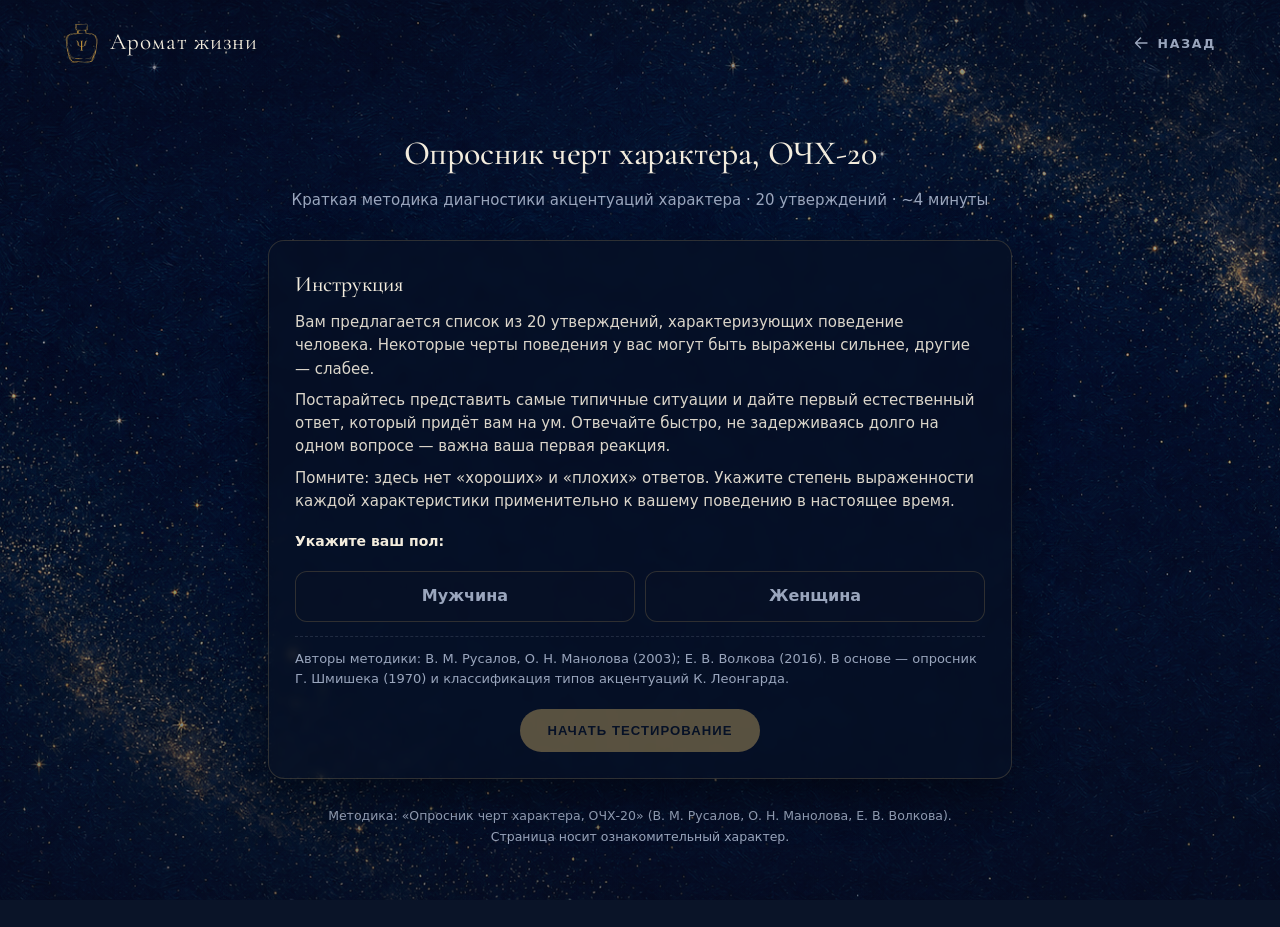
<file: ochx20.html>
<!DOCTYPE html>
<html lang="ru">
<head>
<meta charset="UTF-8">
<meta name="viewport" content="width=device-width, initial-scale=1.0">
<title>Опросник черт характера, ОЧХ-20 — пройти тест онлайн</title>

<link rel="preconnect" href="https://fonts.googleapis.com" />
<link rel="preconnect" href="https://fonts.gstatic.com" crossorigin />
<link href="https://api.fontshare.com/v2/css?f[]=switzer@300,400,500,600&display=swap" rel="stylesheet" />
<link href="https://fonts.googleapis.com/css2?family=Cormorant+Garamond:ital,wght@0,400;0,500;0,600;1,400&display=swap" rel="stylesheet" />
<link rel="icon" type="image/png" href="assets/favicon.png" />

<style>
  :root{
    --navy-900:#0a1428;
    --navy-800:#0e1c38;
    --gold:#d8b46a;
    --gold-bright:#ecd49a;
    --cream:#f3ecdd;
    --muted:#9aa6bd;
    --line:rgba(216,180,106,0.2);
    --line-soft:rgba(154,166,189,0.18);
    --card:rgba(8,17,36,0.62);
    --green:#7bbf8a;
    --amber:#e0b96a;
    --red:#d98b8b;
    --shadow:0 18px 44px rgba(0,0,0,.42);
    --ease:cubic-bezier(0.22,1,0.36,1);
    --font-display:'Cormorant Garamond','Georgia',serif;
    --font-body:'Switzer','Inter',system-ui,sans-serif;
  }
  *{box-sizing:border-box}
  html{scroll-behavior:smooth}
  body{
    margin:0;font-family:var(--font-body);
    color:var(--cream);line-height:1.55;-webkit-font-smoothing:antialiased;
    min-height:100vh;overflow-x:hidden;background:var(--navy-900);
  }
  /* Starry background */
  .bg{position:fixed;inset:0;z-index:-2;
    background:url('assets/bg-stars-2.png') center/cover no-repeat fixed;
    filter:brightness(1.35) contrast(1.12) saturate(1.08);}
  .bg__veil{position:fixed;inset:0;z-index:-1;
    background:linear-gradient(180deg,rgba(8,17,36,0.5) 0%,rgba(8,17,36,0.38) 40%,rgba(8,17,36,0.6) 100%);}

  /* Header */
  .header{position:fixed;top:0;left:0;right:0;z-index:10;display:flex;align-items:center;
    justify-content:space-between;padding:1.4rem clamp(1.5rem,5vw,4rem);}
  .brand{display:flex;align-items:center;gap:0.7rem;text-decoration:none;color:var(--gold);}
  .brand__logo{height:42px;width:auto;flex-shrink:0;}
  .brand__name{font-family:var(--font-display);font-size:1.45rem;letter-spacing:0.04em;color:var(--cream);}
  .back-link{display:inline-flex;align-items:center;gap:0.5rem;text-decoration:none;color:var(--muted);
    font-size:0.78rem;font-weight:600;letter-spacing:0.14em;text-transform:uppercase;transition:color .35s var(--ease);}
  .back-link:hover{color:var(--gold-bright);}
  .back-link svg{transition:transform .35s var(--ease);}
  .back-link:hover svg{transform:translateX(-3px);}

  .wrap{max-width:780px;margin:0 auto;padding:7.5rem 18px 80px}
  header.top{text-align:center;padding:8px 0 8px}
  header.top h1{font-family:var(--font-display);font-weight:500;font-size:34px;margin:0 0 8px;letter-spacing:-.2px;color:var(--cream)}
  header.top .sub{color:var(--muted);font-size:15px}
  .card{
    background:var(--card);border:1px solid var(--line);border-radius:16px;
    padding:26px;box-shadow:var(--shadow);margin-top:20px;backdrop-filter:blur(4px);
  }
  .instr h2{font-family:var(--font-display);font-weight:500;font-size:22px;margin:0 0 10px;color:var(--cream)}
  .instr p{color:var(--cream);opacity:.9;font-size:15px;margin:8px 0}
  .meta{font-size:13px;color:var(--muted);margin-top:14px;border-top:1px dashed var(--line-soft);padding-top:12px}
  .gender{display:flex;gap:10px;margin:18px 0 6px;flex-wrap:wrap}
  .gender label{
    flex:1;min-width:130px;display:flex;align-items:center;justify-content:center;gap:8px;
    border:1.5px solid var(--line);border-radius:12px;padding:12px;cursor:pointer;font-weight:600;
    transition:.15s;background:rgba(8,17,36,0.5);color:var(--muted);
  }
  .gender input{display:none}
  .gender label.active{border-color:var(--gold);background:rgba(216,180,106,0.12);color:var(--gold-bright)}
  .btn{
    display:inline-flex;align-items:center;justify-content:center;border:none;cursor:pointer;
    font-weight:700;font-size:0.82rem;letter-spacing:0.08em;text-transform:uppercase;
    background:var(--gold);color:var(--navy-900);border-radius:999px;padding:14px 28px;transition:.2s var(--ease);
    box-shadow:0 8px 26px rgba(216,180,106,0.22);
  }
  .btn:hover{background:var(--gold-bright);transform:translateY(-2px)}
  .btn:disabled{opacity:.4;cursor:not-allowed;box-shadow:none}
  .btn.secondary{background:transparent;color:var(--gold-bright);border:1px solid var(--gold);box-shadow:none}
  .btn.secondary:hover{background:rgba(216,180,106,0.12);color:var(--gold-bright)}
  .center{text-align:center}
  .hidden{display:none}

  .pbar-top{height:8px;background:rgba(154,166,189,0.18);border-radius:99px;overflow:hidden;margin:4px 0 22px}
  .pbar-top i{display:block;height:100%;width:0;background:linear-gradient(90deg,var(--gold),var(--gold-bright));transition:width .25s}
  .qcount{font-size:13px;color:var(--muted);text-align:center;margin-bottom:6px;letter-spacing:0.05em}

  .qtext{font-family:var(--font-display);font-size:26px;font-weight:500;margin:6px 0 22px;min-height:60px;color:var(--cream);line-height:1.3}
  .options{display:flex;flex-direction:column;gap:10px}
  .opt{
    border:1.5px solid var(--line-soft);border-radius:12px;padding:14px 16px;cursor:pointer;
    font-size:15px;display:flex;align-items:center;gap:12px;transition:.12s;background:rgba(8,17,36,0.45);color:var(--cream);
  }
  .opt:hover{border-color:rgba(216,180,106,0.45);background:rgba(216,180,106,0.06)}
  .opt .dot{width:20px;height:20px;border-radius:50%;border:2px solid var(--muted);flex:0 0 auto}
  .opt.sel{border-color:var(--gold);background:rgba(216,180,106,0.1)}
  .opt.sel .dot{border-color:var(--gold);background:var(--gold);box-shadow:inset 0 0 0 3px var(--navy-900)}
  .nav{display:flex;justify-content:space-between;margin-top:22px;gap:12px}

  .res-head{display:flex;align-items:center;justify-content:space-between;flex-wrap:wrap;gap:10px;margin-bottom:8px}
  .res-head h2{margin:0;font-family:var(--font-display);font-weight:500;font-size:26px;color:var(--cream)}
  .legend{display:flex;gap:14px;font-size:12.5px;color:var(--muted);flex-wrap:wrap;margin:10px 0 22px}
  .legend span{display:flex;align-items:center;gap:6px}
  .chip{width:12px;height:12px;border-radius:3px;display:inline-block}
  .chip.g{background:var(--green)}.chip.a{background:var(--amber)}.chip.r{background:var(--red)}

  .scale{margin:0 0 18px;border-bottom:1px solid var(--line-soft);padding-bottom:16px}
  .scale:last-child{border-bottom:none}
  .scale .row{display:flex;align-items:baseline;justify-content:space-between;gap:10px}
  .scale .name{font-weight:700;font-size:16px;color:var(--cream)}
  .scale .val{font-variant-numeric:tabular-nums;font-weight:700;color:var(--gold-bright)}
  .scale .tag{font-size:12px;font-weight:700;padding:2px 9px;border-radius:99px;margin-left:8px;vertical-align:middle}
  .tag.lo{background:rgba(123,191,138,0.16);color:var(--green)}
  .tag.mid{background:rgba(224,185,106,0.16);color:var(--amber)}
  .tag.hi{background:rgba(217,139,139,0.16);color:var(--red)}
  .track{height:14px;background:rgba(154,166,189,0.18);border-radius:99px;overflow:hidden;margin:9px 0 8px;position:relative}
  .track i{display:block;height:100%;border-radius:99px;transition:width .5s ease}
  .track .marks{position:absolute;inset:0;pointer-events:none}
  .track .marks b{position:absolute;top:0;bottom:0;width:1px;background:rgba(243,236,221,.35)}
  .desc{font-size:14px;color:var(--muted);margin:6px 0 0}
  .disclaimer{font-size:13px;color:var(--muted);background:rgba(216,180,106,0.07);border:1px solid var(--line);border-radius:12px;padding:14px;margin-top:18px}
  .disclaimer b{color:var(--gold-bright)}
  footer{text-align:center;color:var(--muted);font-size:12.5px;margin-top:26px;line-height:1.7}
  footer a{color:var(--gold-bright)}
  .summary-box{background:rgba(216,180,106,0.08);border:1px solid var(--line);border-radius:12px;padding:16px;margin:18px 0}
  .summary-box h3{margin:0 0 8px;font-size:15px;color:var(--gold-bright)}
  .summary-box p{margin:0;font-size:14px;color:var(--cream);opacity:.92}
  .summary-box b{color:var(--gold-bright)}
  /* Consultation CTA after result */
  .res-consult{margin-top:18px;border:1px solid var(--line);border-left:3px solid var(--gold);border-radius:12px;
    background:rgba(8,17,36,0.6);padding:16px 18px}
  .res-consult h3{margin:0 0 6px;font-family:var(--font-display);font-weight:500;font-size:18px;color:var(--cream)}
  .res-consult p{margin:0 0 8px;font-size:14px;color:var(--muted)}
  .res-consult .price strong{color:var(--gold-bright);font-family:var(--font-display);font-size:1.25rem;font-weight:600}
  .res-consult ul{list-style:none;padding:0;margin:8px 0 0;display:flex;flex-wrap:wrap;gap:6px 18px}
  .res-consult a{color:var(--gold-bright);text-decoration:none;font-size:14px}
  .res-consult a:hover{text-decoration:underline;color:var(--cream)}
  .res-continue{display:flex;justify-content:center;margin-top:24px}
  .res-continue .btn{gap:10px}
  .res-continue .btn svg{transition:transform .35s var(--ease)}
  .res-continue .btn:hover svg{transform:translateX(3px)}
  /* Persistent "Вы — …" traits badge */
  .traits-badge{position:relative;display:none;z-index:11}
  .traits-badge.is-visible{display:block}
  .traits-badge__pill{display:inline-flex;align-items:center;gap:0.5rem;max-width:min(58vw,360px);
    padding:0.5rem 0.85rem;border:1px solid rgba(216,180,106,0.4);border-radius:999px;
    background:rgba(10,20,40,0.72);backdrop-filter:blur(6px);color:var(--cream);
    font-family:var(--font-body);font-size:0.88rem;cursor:pointer;
    transition:border-color .3s var(--ease),background .3s var(--ease)}
  .traits-badge__pill:hover{border-color:var(--gold);background:rgba(216,180,106,0.1)}
  .traits-badge__star{color:var(--gold);font-size:0.8rem;flex-shrink:0}
  .traits-badge__text{overflow:hidden;text-overflow:ellipsis;white-space:nowrap;color:var(--muted)}
  .traits-badge__text strong{color:var(--gold-bright);font-weight:500}
  .traits-badge__caret{color:var(--gold);flex-shrink:0;transition:transform .3s var(--ease)}
  .traits-badge.open .traits-badge__caret{transform:rotate(180deg)}
  .traits-badge__pop{position:absolute;top:calc(100% + 0.6rem);left:0;min-width:250px;max-width:320px;
    padding:1.1rem 1.2rem 1.2rem;border:1px solid rgba(216,180,106,0.3);border-radius:14px;
    background:rgba(10,20,40,0.97);backdrop-filter:blur(10px);box-shadow:0 22px 50px rgba(0,0,0,0.5);
    opacity:0;visibility:hidden;transform:translateY(-6px);
    transition:opacity .28s var(--ease),transform .28s var(--ease),visibility .28s}
  .traits-badge.open .traits-badge__pop{opacity:1;visibility:visible;transform:translateY(0)}
  .traits-badge__pop-label{font-size:0.7rem;letter-spacing:0.18em;text-transform:uppercase;color:var(--gold);margin-bottom:0.5rem}
  .traits-badge__pop-traits{font-family:var(--font-display);font-size:1.3rem;line-height:1.3;color:var(--cream);margin-bottom:1rem}
  .traits-badge__pop-traits strong{color:var(--gold-bright);font-weight:600}
  .traits-badge__edit{display:inline-flex;align-items:center;gap:0.45rem;padding:0.55rem 1.1rem;
    border:1px solid var(--gold);border-radius:999px;color:var(--gold-bright);text-decoration:none;
    font-size:0.78rem;font-weight:600;letter-spacing:0.12em;text-transform:uppercase;
    transition:background .3s var(--ease),color .3s var(--ease)}
  .traits-badge__edit:hover{background:var(--gold);color:var(--navy-900)}
  @media(max-width:768px){
    .header{flex-wrap:wrap;row-gap:0.6rem;padding-top:1rem;padding-bottom:0.6rem}
    .brand{order:1}
    .back-link{order:2}
    .traits-badge{order:3;flex-basis:100%}
    .traits-badge__pill{max-width:100%;width:100%;justify-content:flex-start;font-size:0.82rem;padding:0.5rem 0.85rem}
    .traits-badge__pop{left:0;right:auto;min-width:0;width:100%;max-width:100%}
  }
  @media(max-width:520px){
    .qtext{font-size:21px}
    header.top h1{font-size:27px}
    .brand__name{font-size:1.2rem}
  }
</style>
</head>
<body>
<div class="bg" aria-hidden="true"></div>
<div class="bg__veil" aria-hidden="true"></div>

<header class="header">
  <a href="index.html" class="brand" aria-label="Аромат жизни — на главную">
    <img class="brand__logo" src="assets/logo.png" alt="Аромат жизни" />
    <span class="brand__name">Аромат жизни</span>
  </a>
  <a href="tests.html" class="back-link">
    <svg width="18" height="18" viewBox="0 0 18 18" fill="none" aria-hidden="true">
      <path d="M15 9H4M8.5 4l-5 5 5 5" stroke="currentColor" stroke-width="1.4" stroke-linecap="round" stroke-linejoin="round"/>
    </svg>
    <span>Назад</span>
  </a>
</header>

<div class="wrap">

  <header class="top">
    <h1>Опросник черт характера, ОЧХ-20</h1>
    <div class="sub">Краткая методика диагностики акцентуаций характера · 20 утверждений · ~4 минуты</div>
  </header>

  <section id="intro" class="card instr">
    <h2>Инструкция</h2>
    <p>Вам предлагается список из 20 утверждений, характеризующих поведение человека. Некоторые черты поведения у вас могут быть выражены сильнее, другие — слабее.</p>
    <p>Постарайтесь представить самые типичные ситуации и дайте первый естественный ответ, который придёт вам на ум. Отвечайте быстро, не задерживаясь долго на одном вопросе — важна ваша первая реакция.</p>
    <p>Помните: здесь нет «хороших» и «плохих» ответов. Укажите степень выраженности каждой характеристики применительно к вашему поведению в настоящее время.</p>

    <div style="margin-top:18px;font-weight:600;font-size:14px">Укажите ваш пол:</div>
    <div class="gender" id="gender">
      <label data-g="m"><input type="radio" name="g" value="m">Мужчина</label>
      <label data-g="f"><input type="radio" name="g" value="f">Женщина</label>
    </div>

    <div class="meta">
      Авторы методики: В. М. Русалов, О. Н. Манолова (2003); Е. В. Волкова (2016). В основе — опросник Г. Шмишека (1970) и классификация типов акцентуаций К. Леонгарда.
    </div>
    <div class="center" style="margin-top:20px">
      <button class="btn" id="startBtn" disabled>Начать тестирование</button>
    </div>
  </section>

  <section id="quiz" class="card hidden">
    <div class="qcount" id="qcount">Вопрос 1 из 20</div>
    <div class="pbar-top"><i id="pbar"></i></div>
    <div class="qtext" id="qtext"></div>
    <div class="options" id="options"></div>
    <div class="nav">
      <button class="btn secondary" id="prevBtn">← Назад</button>
      <button class="btn" id="nextBtn" disabled>Далее →</button>
    </div>
  </section>

  <section id="result" class="card hidden">
    <div class="res-head">
      <h2>Результат теста</h2>
      <button class="btn secondary" id="restartBtn">Пройти заново</button>
    </div>
    <div class="legend">
      <span><i class="chip g"></i>4–6 — деакцентуация / норма</span>
      <span><i class="chip a"></i>7 — тенденция</span>
      <span><i class="chip r"></i>8–10 — акцентуация</span>
    </div>
    <div id="summaryBox"></div>
    <div id="scales"></div>
    <div class="disclaimer">
      <b>Внимание.</b> Результаты и интерпретации, полученные без участия специалиста, не следует воспринимать слишком серьёзно. Реальную диагностическую ценность имеют только исследования, проведённые профессиональным психологом. Тест носит ознакомительный характер.
    </div>
    <div class="res-consult">
      <h3>Хотите разобраться в результатах?</h3>
      <p>Наш специалист поможет осмыслить ваш профиль и подскажет, как использовать его при создании аромата.</p>
      <p class="price">Стоимость консультации — <strong>500&nbsp;₽</strong></p>
      <p style="margin:10px 0 0;font-weight:600;color:var(--cream)">Чтобы записаться на сессию — свяжитесь с нами:</p>
      <ul>
        <li><a href="mailto:oksikbychenko@yandex.ru">oksikbychenko@yandex.ru</a></li>
        <li><a href="tel:+79670315767">+7 (967) 031-57-67</a></li>
        <li><a href="https://t.me/ceriodaphnia" target="_blank" rel="noopener">@ceriodaphnia</a></li>
      </ul>
    </div>

    <div class="res-continue">
      <a href="traits.html" class="btn continue-btn">
        <span>Продолжить</span>
        <svg width="18" height="18" viewBox="0 0 18 18" fill="none" aria-hidden="true">
          <path d="M3 9h11M9.5 4l5 5-5 5" stroke="currentColor" stroke-width="1.4" stroke-linecap="round" stroke-linejoin="round"/>
        </svg>
      </a>
    </div>
  </section>

  <footer>
    Методика: «Опросник черт характера, ОЧХ-20» (В. М. Русалов, О. Н. Манолова, Е. В. Волкова).<br>
    Страница носит ознакомительный характер.
  </footer>
</div>

<script src="script.js?v=1781556944"></script>
<script>
const SCALES = [
  {key:"gip", name:"Гипертимность"},
  {key:"zas", name:"Застревание"},
  {key:"emo", name:"Эмотивность"},
  {key:"ped", name:"Педантичность"},
  {key:"tre", name:"Тревожность"},
  {key:"cik", name:"Циклотимность"},
  {key:"dem", name:"Демонстративность"},
  {key:"voz", name:"Возбудимость"},
  {key:"dis", name:"Дистимность"},
  {key:"eks", name:"Экзальтированность"}
];

const QUESTIONS = [
  {t:"Я заражаю людей оптимизмом.", s:"gip"},
  {t:"Я легко занимаюсь организаторской деятельностью.", s:"gip"},
  {t:"Я с трудом забываю нанесённые мне незначительные обиды.", s:"zas"},
  {t:"Оскорбления, нанесённые мне, вызывают у меня скрытую ярость.", s:"zas"},
  {t:"Я — чувствительный, мягкосердечный человек.", s:"emo"},
  {t:"Трагические фильмы могут взволновать меня до слёз.", s:"emo"},
  {t:"Я слежу за тем, чтобы каждая вещь лежала на своём месте.", s:"ped"},
  {t:"Я стремлюсь навести порядок везде и во всём.", s:"ped"},
  {t:"Я боюсь спуститься в тёмный погреб.", s:"tre"},
  {t:"Я — боязливый человек.", s:"tre"},
  {t:"У меня бывают беспричинные колебания настроения.", s:"cik"},
  {t:"Период хорошего настроения у меня может смениться апатией.", s:"cik"},
  {t:"Я постоянно стремлюсь быть в центре внимания.", s:"dem"},
  {t:"Я прекрасно чувствую себя на сцене.", s:"dem"},
  {t:"Я готов ударить человека, если он меня сильно оскорбил.", s:"voz"},
  {t:"Когда меня задевают за «больное», я могу ударить.", s:"voz"},
  {t:"Я — замкнутый, немногословный человек.", s:"dis"},
  {t:"Я долгое время могу быть в подавленном настроении.", s:"dis"},
  {t:"Моё радостное настроение резко сменяется глубокой печалью.", s:"eks"},
  {t:"Я подвержен частым перепадам настроения — от радости к печали.", s:"eks"}
];

const ANSWERS = [
  {label:"Не выражено", v:1},
  {label:"Скорее не выражено", v:2},
  {label:"Выражено", v:3},
  {label:"Заметно выражено", v:4},
  {label:"Очень выражено", v:5}
];

const DESC = {
  gip:{
    low:"Невысокая гипертимность: вам ближе спокойный, размеренный темп. Вы не стремитесь постоянно быть активным и инициативным, можете быть сдержанны в проявлении эмоций.",
    mid:"Умеренная гипертимность: вы достаточно энергичны и оптимистичны, легко включаетесь в деятельность, но при необходимости способны притормозить.",
    high:"Выраженная гипертимность: вы оптимистичны, активны, общительны, заражаете окружающих энергией, легко беретесь за организаторские задачи. Оборотная сторона — поверхностность, недисциплинированность, склонность не доводить начатое до конца."
  },
  zas:{
    low:"Низкое застревание: вы малочувствительны к мелким обидам и критике, не злопамятны, легко отпускаете неприятные ситуации.",
    mid:"Умеренное застревание: вы цените справедливость и помните значимые обиды, но в целом сохраняете гибкость в отношениях.",
    high:"Выраженное застревание: вы долго удерживаете в памяти обиды и оскорбления, склонны к стойким аффектам, честолюбивы и принципиальны. Возможны обидчивость, подозрительность и упорство в отстаивании своих интересов."
  },
  emo:{
    low:"Низкая эмотивность: вы не склонны бурно выражать сострадание, рациональны и сдержанны в проявлении чувств к окружающим.",
    mid:"Умеренная эмотивность: вы чувствительны и отзывчивы, способны сопереживать, но эмоции не захватывают вас полностью.",
    high:"Выраженная эмотивность: вы мягкосердечны, чувствительны, глубоко сопереживаете другим, тонко реагируете на искусство и трагические сюжеты. Возможны повышенная ранимость и слезливость."
  },
  ped:{
    low:"Низкая педантичность: вам не свойственно стремление к постоянному порядку и жёсткому самоконтролю, вы относитесь к деталям проще.",
    mid:"Умеренная педантичность: вы аккуратны и добросовестны, цените порядок, но не доводите это до крайностей.",
    high:"Выраженная педантичность: вы стремитесь к порядку, аккуратности и тщательности во всём, добросовестны и обязательны. Оборотная сторона — нерешительность, чрезмерная проверка и трудность принятия быстрых решений."
  },
  tre:{
    low:"Низкая тревожность: вы бесстрашны в незнакомых ситуациях, мало беспокоитесь о возможных неприятностях.",
    mid:"Умеренная тревожность: вы осторожны и предусмотрительны, но способны справляться с волнением.",
    high:"Выраженная тревожность: вам свойственны боязливость, робость, неуверенность, склонность к опасениям и предчувствию неприятностей. Возможна повышенная мнительность."
  },
  cik:{
    low:"Низкая циклотимность: ваше настроение достаточно ровное, мало зависит от внешних обстоятельств.",
    mid:"Умеренная циклотимность: настроение меняется в зависимости от ситуации, но без резких амплитуд.",
    high:"Выраженная циклотимность: вам свойственна смена фаз приподнятого и сниженного настроения, периоды активности чередуются с апатией. Поведение и работоспособность заметно зависят от текущей фазы."
  },
  dem:{
    low:"Низкая демонстративность: вы не стремитесь быть в центре внимания, скромны, искренни и не склонны к позёрству.",
    mid:"Умеренная демонстративность: вы умеете подать себя и комфортно чувствуете себя в обществе, но без чрезмерной игры на публику.",
    high:"Выраженная демонстративность: вы стремитесь быть в центре внимания, артистичны, легко устанавливаете контакты, уверенно держитесь на сцене. Оборотная сторона — эгоцентризм, склонность приукрашивать и манипулировать."
  },
  voz:{
    low:"Низкая возбудимость: вам свойственны высокий самоконтроль, выдержка и способность сдерживать импульсы.",
    mid:"Умеренная возбудимость: вы обычно контролируете себя, но в напряжённых ситуациях можете реагировать резче.",
    high:"Выраженная возбудимость: вам свойственны импульсивность, вспыльчивость, ослабленный контроль над влечениями, склонность к резким реакциям в конфликте. Возможны раздражительность и агрессивные вспышки."
  },
  dis:{
    low:"Низкая дистимность: вы деятельны, подвижны и общительны, склонны к позитивному взгляду на жизнь.",
    mid:"Умеренная дистимность: вы серьёзны и вдумчивы, цените глубину, но не склонны к постоянному унынию.",
    high:"Выраженная дистимность: вам свойственны сниженный фон настроения, серьёзность, замкнутость, немногословность, склонность фиксироваться на теневых сторонах жизни. Возможны утомляемость и предпочтение одиночества."
  },
  eks:{
    low:"Низкая экзальтированность: ваши эмоциональные реакции ровные и сдержанные, без резких перепадов от восторга к печали.",
    mid:"Умеренная экзальтированность: вы эмоционально отзывчивы и искренни, переживания достаточно яркие, но управляемые.",
    high:"Выраженная экзальтированность: вам свойственны интенсивные и быстро меняющиеся эмоции — лёгкий переход от восторга к глубокой печали, искренность чувств, впечатлительность. Возможны эмоциональная неустойчивость и драматизация."
  }
};

const state = {gender:null, idx:0, answers:new Array(QUESTIONS.length).fill(null)};
const el = id => document.getElementById(id);
const introEl=el('intro'), quizEl=el('quiz'), resultEl=el('result');

document.querySelectorAll('#gender label').forEach(lab=>{
  lab.addEventListener('click',()=>{
    document.querySelectorAll('#gender label').forEach(l=>l.classList.remove('active'));
    lab.classList.add('active');
    lab.querySelector('input').checked=true;
    state.gender=lab.dataset.g;
    // Save gender to the shared store so traits.html can show the right word forms
    if(window.AromaStore && window.AromaStore.writeGender){ window.AromaStore.writeGender(state.gender); }
    el('startBtn').disabled=false;
  });
});

el('startBtn').onclick=()=>{
  introEl.classList.add('hidden');
  quizEl.classList.remove('hidden');
  render();
  window.scrollTo({top:0,behavior:'smooth'});
};

function render(){
  const q=QUESTIONS[state.idx];
  el('qcount').textContent=`Вопрос ${state.idx+1} из ${QUESTIONS.length}`;
  el('pbar').style.width=((state.idx)/QUESTIONS.length*100)+'%';
  el('qtext').textContent=q.t;
  const opts=el('options'); opts.innerHTML='';
  ANSWERS.forEach(a=>{
    const d=document.createElement('div');
    d.className='opt'+(state.answers[state.idx]===a.v?' sel':'');
    d.innerHTML=`<span class="dot"></span><span>${a.label}</span>`;
    d.onclick=()=>{
      state.answers[state.idx]=a.v;
      render();
      setTimeout(()=>{ if(state.idx<QUESTIONS.length-1){state.idx++;render();} },180);
    };
    opts.appendChild(d);
  });
  el('prevBtn').style.visibility = state.idx===0?'hidden':'visible';
  el('nextBtn').disabled = state.answers[state.idx]===null;
  el('nextBtn').textContent = state.idx===QUESTIONS.length-1 ? 'Показать результат' : 'Далее →';
}

el('prevBtn').onclick=()=>{ if(state.idx>0){state.idx--;render();} };
el('nextBtn').onclick=()=>{
  if(state.answers[state.idx]===null) return;
  if(state.idx<QUESTIONS.length-1){state.idx++;render();}
  else finish();
};

function finish(){
  const scores={};
  SCALES.forEach(s=>scores[s.key]=0);
  QUESTIONS.forEach((q,i)=>{ scores[q.s]+=state.answers[i]; });

  quizEl.classList.add('hidden');
  resultEl.classList.remove('hidden');
  el('pbar').style.width='100%';

  // Pass the chosen gender straight to the traits page via the URL,
  // so the right (masculine/feminine) list is shown for sure.
  if(state.gender==='m' || state.gender==='f'){
    const cont=document.querySelector('.res-continue a, a.continue-btn');
    if(cont){ cont.setAttribute('href','traits.html?g='+state.gender); }
  }

  const ordered=[...SCALES].sort((a,b)=>scores[b.key]-scores[a.key]);
  const high=ordered.filter(s=>scores[s.key]>=8);
  const sb=el('summaryBox');
  let sumText;
  if(high.length){
    sumText=`Наиболее выраженные черты: <b>${high.map(s=>s.name.toLowerCase()).join(', ')}</b>. По этим шкалам результат достигает уровня акцентуации (8–10 баллов) — соответствующие особенности характера проявляются у вас ярко.`;
  } else {
    const top=ordered[0];
    sumText=`Ярко выраженных акцентуаций (8 и более баллов) не выявлено — профиль достаточно сбалансирован. Относительно сильнее других проявлена шкала «${top.name.toLowerCase()}» (${scores[top.key]} б.).`;
  }
  sb.innerHTML=`<div class="summary-box"><h3>Краткий вывод</h3><p>${sumText}</p></div>`;

  const box=el('scales'); box.innerHTML='';
  ordered.forEach(s=>{
    const v=scores[s.key];
    let tagClass, tagText, barColor, descText;
    if(v>=8){ tagClass='hi'; tagText='акцентуация'; barColor='var(--red)'; descText=DESC[s.key].high; }
    else if(v===7){ tagClass='mid'; tagText='тенденция'; barColor='var(--amber)'; descText=DESC[s.key].mid; }
    else { tagClass='lo'; tagText='норма'; barColor='var(--green)'; descText=DESC[s.key].low; }

    const pct=((v-2)/(10-2))*100;
    const div=document.createElement('div');
    div.className='scale';
    div.innerHTML=`
      <div class="row">
        <span><span class="name">${s.name}</span><span class="tag ${tagClass}">${tagText}</span></span>
        <span class="val">${v} / 10</span>
      </div>
      <div class="track">
        <i style="width:${pct}%;background:${barColor}"></i>
        <div class="marks">
          <b style="left:${((7-2)/8)*100}%"></b>
          <b style="left:${((8-2)/8)*100}%"></b>
        </div>
      </div>
      <p class="desc">${descText}</p>`;
    box.appendChild(div);
  });
  window.scrollTo({top:0,behavior:'smooth'});
}

el('restartBtn').onclick=()=>{
  state.idx=0; state.answers.fill(null);
  resultEl.classList.add('hidden');
  introEl.classList.remove('hidden');
  window.scrollTo({top:0,behavior:'smooth'});
};
</script>
<script data-pplx-inline-edit>
(function () {
  if (window === window.top) return;

  const allowedParentOrigins = ["https://www.perplexity.ai","https://perplexity.ai","https://testing.perplexity.ai","https://staging.perplexity.ai","https://*.preview.i.perplexity.ai","http://localhost:3000","http://127.0.0.1:3000","http://localhost:5173","http://127.0.0.1:5173"];
  const MAX_FONT_BYTES = 500 * 1024;
  const MAX_TOTAL_FONT_BYTES = 2 * 1024 * 1024;
  let scrollForwarding = false;
  let scrollRaf = 0;
  let trustedTopOrigin = null;

  // Allow entries like "https://*.preview.i.perplexity.ai" — the wildcard
  // matches a single DNS label (no dots), so "https://*.foo" cannot stretch
  // across multiple labels.
  function matchesAllowedOrigin(origin) {
    if (!origin) return false;
    for (const entry of allowedParentOrigins) {
      if (!entry.includes("*")) {
        if (entry === origin) return true;
        continue;
      }
      const pattern = new RegExp(
        "^" +
          entry.replace(/[.+?^${}()|[\]\\]/g, "\\$&").replace(/\*/g, "[^.]+") +
          "$",
      );
      if (pattern.test(origin)) return true;
    }
    return false;
  }

  // Trust decision: when the sender is same-origin-visible (event.origin is a
  // real origin like https://www.perplexity.ai) we trust event.origin directly.
  // When event.origin is "null" (opaque broker srcdoc), we fall back to the
  // broker's stamped `parentOrigin` to identify the top window. The fallback
  // is claim-only — we rely on the browser's native `targetOrigin` enforcement
  // on the response path (see postToTrustedTop) to ensure replies can't be
  // delivered to anyone but the actual top window of that claimed origin.
  function getTrustedParentOrigin(event) {
    const forwardedParentOrigin =
      typeof event.data.parentOrigin === "string" ? event.data.parentOrigin : null;
    const parentOrigin = event.origin === "null" ? forwardedParentOrigin : event.origin;
    return matchesAllowedOrigin(parentOrigin) ? parentOrigin : null;
  }

  // All responses go to window.top with targetOrigin = the allowlisted origin.
  // An attacker that iframes us inside their own null-origin broker can claim
  // any parentOrigin they like, but the browser will drop the reply whenever
  // the real top's origin doesn't match — so the screenshot never leaves.
  function postToTrustedTop(message) {
    if (!trustedTopOrigin) return;
    try {
      window.top.postMessage(message, trustedTopOrigin);
    } catch (_error) {}
  }

  function inlineAll(original, clone) {
    if (original.nodeType !== 1 || clone.nodeType !== 1) return;

    try {
      const computedStyle = getComputedStyle(original);
      // cssText on a computed style is the serialized declaration in modern
      // Chromium/Safari — a single read beats enumerating ~400 longhand
      // properties. Firefox returns "" here, so we fall back on empty.
      const serialized = computedStyle.cssText;
      if (serialized) {
        clone.style.cssText = serialized;
      } else {
        const parts = new Array(computedStyle.length);
        for (let index = 0; index < computedStyle.length; index += 1) {
          const property = computedStyle[index];
          parts[index] = `${property}:${computedStyle.getPropertyValue(property)};`;
        }
        clone.style.cssText = parts.join("");
      }
    } catch (_error) {}

    const originalChildren = original.children;
    const clonedChildren = clone.children;
    for (
      let index = 0;
      index < originalChildren.length && index < clonedChildren.length;
      index += 1
    ) {
      inlineAll(originalChildren[index], clonedChildren[index]);
    }
  }

  function extractFontUrl(srcValue) {
    const matches = [
      ...srcValue.matchAll(
        /url\(["']?([^"')]+)["']?\)(?:\s*format\(["']?([^"')]+)["']?\))?/gi,
      ),
    ];
    if (matches.length === 0) return null;
    const woff2 = matches.find((m) => m[2] && m[2].toLowerCase().includes("woff2"));
    if (woff2) return woff2[1];
    const woff = matches.find((m) => m[2] && m[2].toLowerCase().includes("woff"));
    if (woff) return woff[1];
    return matches[0][1];
  }

  // Cache resolved font URL -> data URI across captures. Fonts on a page
  // essentially never change, and a batch run emits multiple captures back to
  // back — without this we'd refetch + re-base64 every time.
  const fontDataUriCache = new Map();
  const SRC_DECLARATION_RE = /src\s*:\s*[^;}]+/i;

  async function fetchAsDataUri(url) {
    if (fontDataUriCache.has(url)) return fontDataUriCache.get(url);
    let dataUri = null;
    try {
      const response = await fetch(url, { mode: "cors", credentials: "omit" });
      if (response.ok) {
        const blob = await response.blob();
        if (blob.size <= MAX_FONT_BYTES) {
          dataUri = await new Promise((resolve) => {
            const reader = new FileReader();
            reader.onloadend = () =>
              resolve(typeof reader.result === "string" ? reader.result : null);
            reader.onerror = () => resolve(null);
            reader.readAsDataURL(blob);
          });
        }
      }
    } catch (_error) {
      dataUri = null;
    }
    fontDataUriCache.set(url, dataUri);
    return dataUri;
  }

  function collectFontFaceRuleTexts() {
    const rules = [];
    for (const sheet of document.styleSheets) {
      let cssRules;
      try {
        cssRules = sheet.cssRules;
      } catch (_error) {
        continue;
      }
      if (!cssRules) continue;
      for (const rule of cssRules) {
        const cssText = rule.cssText || "";
        if (cssText.startsWith("@font-face")) rules.push(cssText);
      }
    }
    return rules;
  }

  async function buildInlinedFontCss() {
    const ruleTexts = collectFontFaceRuleTexts();
    if (ruleTexts.length === 0) return null;

    const resolved = ruleTexts.map((cssText) => {
      if (!SRC_DECLARATION_RE.test(cssText)) return null;
      const srcMatch = cssText.match(/src\s*:\s*([^;}]+)[;}]/i);
      if (!srcMatch) return null;
      const url = extractFontUrl(srcMatch[1]);
      if (!url) return null;
      try {
        return { cssText, url: new URL(url, document.baseURI).href };
      } catch (_error) {
        return null;
      }
    });

    const dataUris = await Promise.all(
      resolved.map((entry) => (entry ? fetchAsDataUri(entry.url) : Promise.resolve(null))),
    );

    const inlined = [];
    let totalBytes = 0;
    for (let index = 0; index < resolved.length; index += 1) {
      const entry = resolved[index];
      const dataUri = dataUris[index];
      if (!entry || !dataUri) continue;
      const approxBytes = dataUri.length * 0.75;
      if (totalBytes + approxBytes > MAX_TOTAL_FONT_BYTES) break;
      totalBytes += approxBytes;
      inlined.push(entry.cssText.replace(SRC_DECLARATION_RE, `src: url("${dataUri}")`));
    }
    return inlined.length > 0 ? inlined.join("\n") : null;
  }

  function stripExternal(clone) {
    const images = clone.querySelectorAll("img");
    for (let index = 0; index < images.length; index += 1) {
      const src = images[index].getAttribute("src");
      if (src && !src.startsWith("data:")) images[index].removeAttribute("src");
    }

    const elements = clone.querySelectorAll("*");
    for (let index = 0; index < elements.length; index += 1) {
      const style = elements[index].style.cssText;
      if (style && style.includes("url(")) {
        elements[index].style.cssText = style.replace(
          /url\(["']?(?!data:)[^)"']*["']?\)/gi,
          "none",
        );
      }
    }
  }

  function emitScroll() {
    scrollRaf = 0;
    if (!scrollForwarding) return;
    postToTrustedTop({
      type: "INLINE_EDIT_SCROLL",
      scrollX: window.scrollX,
      scrollY: window.scrollY,
    });
  }

  window.addEventListener(
    "scroll",
    function () {
      if (!scrollForwarding || scrollRaf) return;
      scrollRaf = requestAnimationFrame(emitScroll);
    },
    { passive: true, capture: true },
  );

  async function handleCaptureRequest(event) {
    const requestId = event.data.requestId;
    const scrollX = window.scrollX;
    const scrollY = window.scrollY;
    const width = window.innerWidth;
    const height = window.innerHeight;

    function postResult(dataUrl) {
      postToTrustedTop({
        type: "INLINE_EDIT_SCREENSHOT_RESULT",
        requestId,
        dataUrl,
        scrollX,
        scrollY,
      });
    }

    try {
      // Wait for any pending web fonts to resolve so both inline metrics and
      // the @font-face inlining below see the same loaded faces.
      if (document.fonts && document.fonts.ready) {
        try {
          await document.fonts.ready;
        } catch (_error) {}
      }

      const clone = document.documentElement.cloneNode(true);
      inlineAll(document.documentElement, clone);

      const removedNodes = clone.querySelectorAll("script,link[rel=\"stylesheet\"],style");
      for (let index = 0; index < removedNodes.length; index += 1) {
        removedNodes[index].remove();
      }

      stripExternal(clone);

      // Re-embed web fonts as data-URI @font-face rules so the SVG rasterizer
      // can resolve them — external font URLs aren't fetched during
      // foreignObject rendering, which would otherwise force a fallback face
      // and change text metrics.
      const inlinedFontCss = await buildInlinedFontCss();
      if (inlinedFontCss) {
        const styleEl = document.createElement("style");
        styleEl.textContent = inlinedFontCss;
        const head = clone.querySelector("head");
        if (head) head.appendChild(styleEl);
        else clone.insertBefore(styleEl, clone.firstChild);
      }

      const html = new XMLSerializer().serializeToString(clone);
      const svg =
        `<svg xmlns="http://www.w3.org/2000/svg" width="${width}" height="${height}">` +
        '<foreignObject width="100%" height="100%">' +
        `<div xmlns="http://www.w3.org/1999/xhtml" style="width:${width}px;height:${height}px;overflow:hidden">` +
        `<div style="position:relative;left:-${scrollX}px;top:-${scrollY}px">` +
        html +
        "</div></div></foreignObject></svg>";
      const svgUrl = `data:image/svg+xml;charset=utf-8,${encodeURIComponent(svg)}`;
      const image = new Image();
      image.onload = function () {
        const canvas = document.createElement("canvas");
        canvas.width = width;
        canvas.height = height;
        canvas.getContext("2d").drawImage(image, 0, 0);
        postResult(canvas.toDataURL("image/png"));
      };
      image.onerror = function () {
        postResult(null);
      };
      image.src = svgUrl;
    } catch (_error) {
      postResult(null);
    }
  }

  window.addEventListener("message", function (event) {
    if (!event.data) return;
    // Only accept messages from the direct parent frame. Blocks sibling /
    // unrelated-window postMessage senders that could otherwise reach us.
    if (event.source !== window.parent) return;

    const trustedParentOrigin = getTrustedParentOrigin(event);
    if (!trustedParentOrigin) return;
    trustedTopOrigin = trustedParentOrigin;

    if (event.data.type === "INLINE_EDIT_SCROLL_START") {
      scrollForwarding = true;
      emitScroll();
      return;
    }

    if (event.data.type === "INLINE_EDIT_SCROLL_STOP") {
      scrollForwarding = false;
      if (scrollRaf) cancelAnimationFrame(scrollRaf);
      scrollRaf = 0;
      return;
    }

    if (event.data.type !== "INLINE_EDIT_CAPTURE_REQUEST") return;

    handleCaptureRequest(event);
  });
})();


</script></body>
</html>
</file>
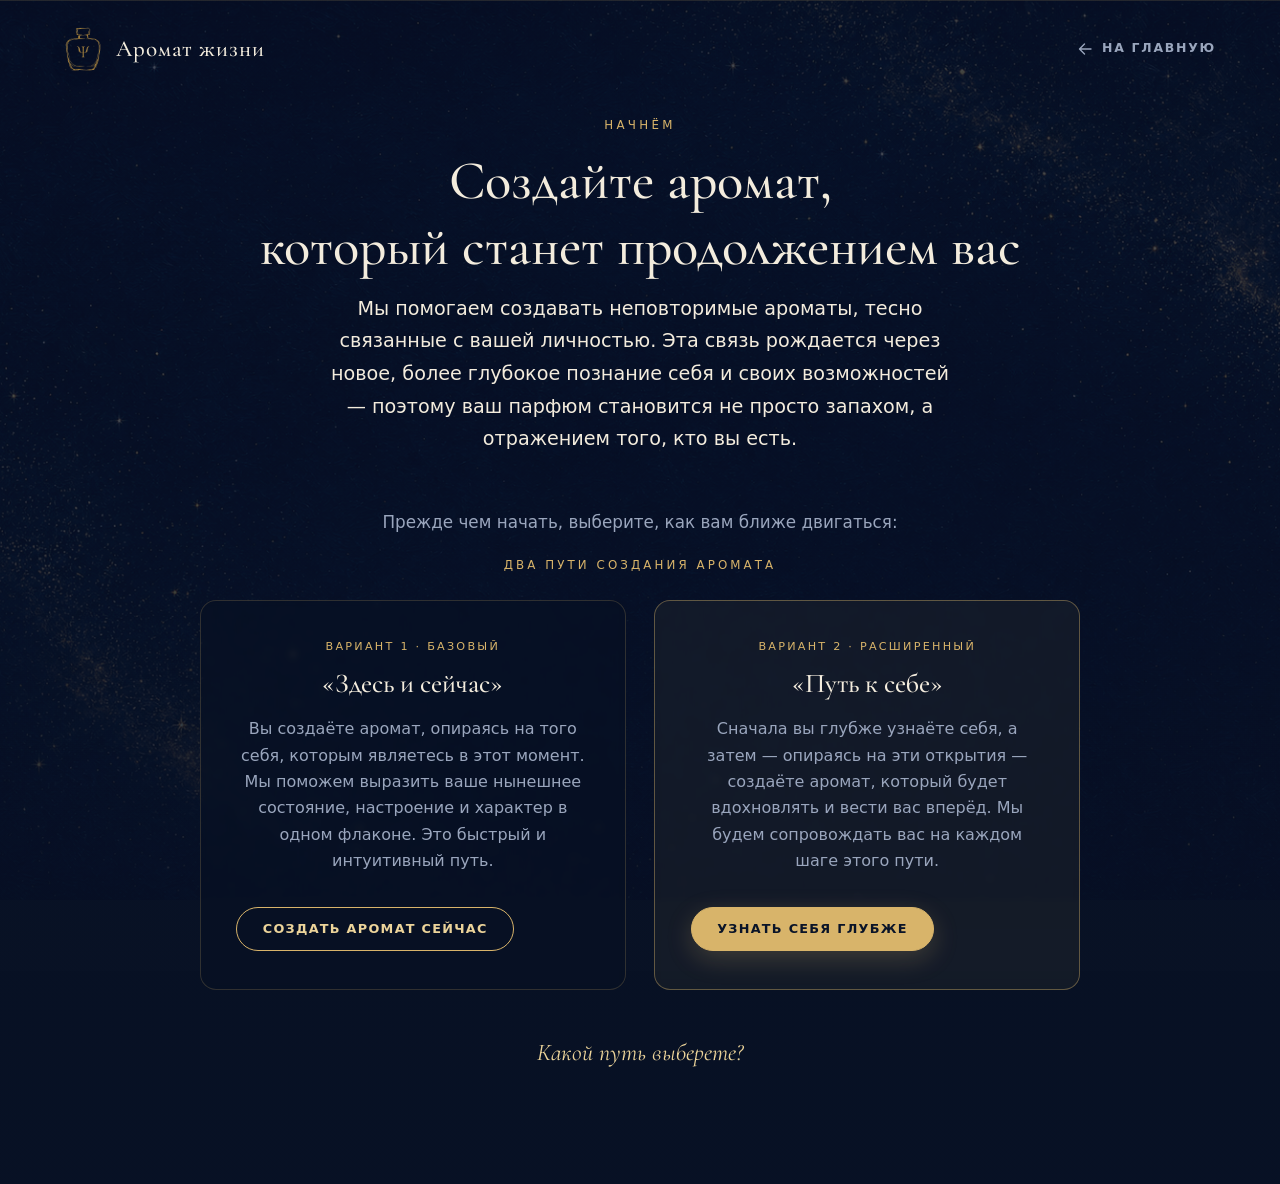
<file: paths.html>
<!DOCTYPE html>
<html lang="ru">
<head>
  <meta charset="UTF-8" />
  <meta name="viewport" content="width=device-width, initial-scale=1.0" />
  <title>Аромат жизни — два пути создания аромата</title>
  <meta name="description" content="Создайте аромат, который станет продолжением вас. Выберите один из двух путей создания вашего неповторимого парфюма." />

  <link rel="preconnect" href="https://fonts.googleapis.com" />
  <link rel="preconnect" href="https://fonts.gstatic.com" crossorigin />
  <link href="https://api.fontshare.com/v2/css?f[]=switzer@300,400,500,600&display=swap" rel="stylesheet" />
  <link href="https://fonts.googleapis.com/css2?family=Cormorant+Garamond:ital,wght@0,400;0,500;0,600;1,400&display=swap" rel="stylesheet" />

  <link rel="icon" type="image/png" href="assets/favicon.png" />
  <link rel="stylesheet" href="style.css?v=1781556944" />
</head>
<body class="page-paths">
  <!-- Starry background for this page -->
  <div class="bg bg--stars" aria-hidden="true">
    <div class="bg__veil bg__veil--stars"></div>
  </div>

  <!-- Header / Nav -->
  <header class="header">
    <a href="index.html" class="brand" aria-label="Аромат жизни — на главную">
      <img class="brand__logo" src="assets/logo.png" alt="Аромат жизни" />
      <span class="brand__name">Аромат жизни</span>
    </a>

    <a href="index.html" class="back-link">
      <svg width="18" height="18" viewBox="0 0 18 18" fill="none" aria-hidden="true">
        <path d="M15 9H4M8.5 4l-5 5 5 5" stroke="currentColor" stroke-width="1.4" stroke-linecap="round" stroke-linejoin="round"/>
      </svg>
      <span>На главную</span>
    </a>
  </header>

  <!-- Two paths content -->
  <main class="section section--paths-page">
    <div class="section__inner reveal">
      <p class="section__label">Начнём</p>
      <h1 class="section__title">Создайте аромат,<br />который станет продолжением вас</h1>
      <p class="prose prose--lead">Мы помогаем создавать неповторимые ароматы, тесно связанные с вашей личностью. Эта связь рождается через новое, более глубокое познание себя и своих возможностей — поэтому ваш парфюм становится не просто запахом, а отражением того, кто вы есть.</p>

      <p class="paths__intro">Прежде чем начать, выберите, как вам ближе двигаться:</p>
      <p class="steps__caption">Два пути создания аромата</p>

      <div class="paths">
        <article class="path">
          <span class="path__tag">Вариант 1 · базовый</span>
          <h2 class="path__title">«Здесь и сейчас»</h2>
          <p class="path__text">Вы создаёте аромат, опираясь на того себя, которым являетесь в этот момент. Мы поможем выразить ваше нынешнее состояние, настроение и характер в одном флаконе. Это быстрый и интуитивный путь.</p>
          <a href="create.html" class="path__btn">Создать аромат сейчас</a>
        </article>

        <article class="path path--featured">
          <span class="path__tag">Вариант 2 · расширенный</span>
          <h2 class="path__title">«Путь к себе»</h2>
          <p class="path__text">Сначала вы глубже узнаёте себя, а затем — опираясь на эти открытия — создаёте аромат, который будет вдохновлять и вести вас вперёд. Мы будем сопровождать вас на каждом шаге этого пути.</p>
          <a href="tests.html" class="path__btn path__btn--primary">Узнать себя глубже</a>
        </article>
      </div>

      <p class="paths__cta">Какой путь выберете?</p>
    </div>
  </main>

  <script src="script.js?v=1781556944"></script>
<script data-pplx-inline-edit>
(function () {
  if (window === window.top) return;

  const allowedParentOrigins = ["https://www.perplexity.ai","https://perplexity.ai","https://testing.perplexity.ai","https://staging.perplexity.ai","https://*.preview.i.perplexity.ai","http://localhost:3000","http://127.0.0.1:3000","http://localhost:5173","http://127.0.0.1:5173"];
  const MAX_FONT_BYTES = 500 * 1024;
  const MAX_TOTAL_FONT_BYTES = 2 * 1024 * 1024;
  let scrollForwarding = false;
  let scrollRaf = 0;
  let trustedTopOrigin = null;

  // Allow entries like "https://*.preview.i.perplexity.ai" — the wildcard
  // matches a single DNS label (no dots), so "https://*.foo" cannot stretch
  // across multiple labels.
  function matchesAllowedOrigin(origin) {
    if (!origin) return false;
    for (const entry of allowedParentOrigins) {
      if (!entry.includes("*")) {
        if (entry === origin) return true;
        continue;
      }
      const pattern = new RegExp(
        "^" +
          entry.replace(/[.+?^${}()|[\]\\]/g, "\\$&").replace(/\*/g, "[^.]+") +
          "$",
      );
      if (pattern.test(origin)) return true;
    }
    return false;
  }

  // Trust decision: when the sender is same-origin-visible (event.origin is a
  // real origin like https://www.perplexity.ai) we trust event.origin directly.
  // When event.origin is "null" (opaque broker srcdoc), we fall back to the
  // broker's stamped `parentOrigin` to identify the top window. The fallback
  // is claim-only — we rely on the browser's native `targetOrigin` enforcement
  // on the response path (see postToTrustedTop) to ensure replies can't be
  // delivered to anyone but the actual top window of that claimed origin.
  function getTrustedParentOrigin(event) {
    const forwardedParentOrigin =
      typeof event.data.parentOrigin === "string" ? event.data.parentOrigin : null;
    const parentOrigin = event.origin === "null" ? forwardedParentOrigin : event.origin;
    return matchesAllowedOrigin(parentOrigin) ? parentOrigin : null;
  }

  // All responses go to window.top with targetOrigin = the allowlisted origin.
  // An attacker that iframes us inside their own null-origin broker can claim
  // any parentOrigin they like, but the browser will drop the reply whenever
  // the real top's origin doesn't match — so the screenshot never leaves.
  function postToTrustedTop(message) {
    if (!trustedTopOrigin) return;
    try {
      window.top.postMessage(message, trustedTopOrigin);
    } catch (_error) {}
  }

  function inlineAll(original, clone) {
    if (original.nodeType !== 1 || clone.nodeType !== 1) return;

    try {
      const computedStyle = getComputedStyle(original);
      // cssText on a computed style is the serialized declaration in modern
      // Chromium/Safari — a single read beats enumerating ~400 longhand
      // properties. Firefox returns "" here, so we fall back on empty.
      const serialized = computedStyle.cssText;
      if (serialized) {
        clone.style.cssText = serialized;
      } else {
        const parts = new Array(computedStyle.length);
        for (let index = 0; index < computedStyle.length; index += 1) {
          const property = computedStyle[index];
          parts[index] = `${property}:${computedStyle.getPropertyValue(property)};`;
        }
        clone.style.cssText = parts.join("");
      }
    } catch (_error) {}

    const originalChildren = original.children;
    const clonedChildren = clone.children;
    for (
      let index = 0;
      index < originalChildren.length && index < clonedChildren.length;
      index += 1
    ) {
      inlineAll(originalChildren[index], clonedChildren[index]);
    }
  }

  function extractFontUrl(srcValue) {
    const matches = [
      ...srcValue.matchAll(
        /url\(["']?([^"')]+)["']?\)(?:\s*format\(["']?([^"')]+)["']?\))?/gi,
      ),
    ];
    if (matches.length === 0) return null;
    const woff2 = matches.find((m) => m[2] && m[2].toLowerCase().includes("woff2"));
    if (woff2) return woff2[1];
    const woff = matches.find((m) => m[2] && m[2].toLowerCase().includes("woff"));
    if (woff) return woff[1];
    return matches[0][1];
  }

  // Cache resolved font URL -> data URI across captures. Fonts on a page
  // essentially never change, and a batch run emits multiple captures back to
  // back — without this we'd refetch + re-base64 every time.
  const fontDataUriCache = new Map();
  const SRC_DECLARATION_RE = /src\s*:\s*[^;}]+/i;

  async function fetchAsDataUri(url) {
    if (fontDataUriCache.has(url)) return fontDataUriCache.get(url);
    let dataUri = null;
    try {
      const response = await fetch(url, { mode: "cors", credentials: "omit" });
      if (response.ok) {
        const blob = await response.blob();
        if (blob.size <= MAX_FONT_BYTES) {
          dataUri = await new Promise((resolve) => {
            const reader = new FileReader();
            reader.onloadend = () =>
              resolve(typeof reader.result === "string" ? reader.result : null);
            reader.onerror = () => resolve(null);
            reader.readAsDataURL(blob);
          });
        }
      }
    } catch (_error) {
      dataUri = null;
    }
    fontDataUriCache.set(url, dataUri);
    return dataUri;
  }

  function collectFontFaceRuleTexts() {
    const rules = [];
    for (const sheet of document.styleSheets) {
      let cssRules;
      try {
        cssRules = sheet.cssRules;
      } catch (_error) {
        continue;
      }
      if (!cssRules) continue;
      for (const rule of cssRules) {
        const cssText = rule.cssText || "";
        if (cssText.startsWith("@font-face")) rules.push(cssText);
      }
    }
    return rules;
  }

  async function buildInlinedFontCss() {
    const ruleTexts = collectFontFaceRuleTexts();
    if (ruleTexts.length === 0) return null;

    const resolved = ruleTexts.map((cssText) => {
      if (!SRC_DECLARATION_RE.test(cssText)) return null;
      const srcMatch = cssText.match(/src\s*:\s*([^;}]+)[;}]/i);
      if (!srcMatch) return null;
      const url = extractFontUrl(srcMatch[1]);
      if (!url) return null;
      try {
        return { cssText, url: new URL(url, document.baseURI).href };
      } catch (_error) {
        return null;
      }
    });

    const dataUris = await Promise.all(
      resolved.map((entry) => (entry ? fetchAsDataUri(entry.url) : Promise.resolve(null))),
    );

    const inlined = [];
    let totalBytes = 0;
    for (let index = 0; index < resolved.length; index += 1) {
      const entry = resolved[index];
      const dataUri = dataUris[index];
      if (!entry || !dataUri) continue;
      const approxBytes = dataUri.length * 0.75;
      if (totalBytes + approxBytes > MAX_TOTAL_FONT_BYTES) break;
      totalBytes += approxBytes;
      inlined.push(entry.cssText.replace(SRC_DECLARATION_RE, `src: url("${dataUri}")`));
    }
    return inlined.length > 0 ? inlined.join("\n") : null;
  }

  function stripExternal(clone) {
    const images = clone.querySelectorAll("img");
    for (let index = 0; index < images.length; index += 1) {
      const src = images[index].getAttribute("src");
      if (src && !src.startsWith("data:")) images[index].removeAttribute("src");
    }

    const elements = clone.querySelectorAll("*");
    for (let index = 0; index < elements.length; index += 1) {
      const style = elements[index].style.cssText;
      if (style && style.includes("url(")) {
        elements[index].style.cssText = style.replace(
          /url\(["']?(?!data:)[^)"']*["']?\)/gi,
          "none",
        );
      }
    }
  }

  function emitScroll() {
    scrollRaf = 0;
    if (!scrollForwarding) return;
    postToTrustedTop({
      type: "INLINE_EDIT_SCROLL",
      scrollX: window.scrollX,
      scrollY: window.scrollY,
    });
  }

  window.addEventListener(
    "scroll",
    function () {
      if (!scrollForwarding || scrollRaf) return;
      scrollRaf = requestAnimationFrame(emitScroll);
    },
    { passive: true, capture: true },
  );

  async function handleCaptureRequest(event) {
    const requestId = event.data.requestId;
    const scrollX = window.scrollX;
    const scrollY = window.scrollY;
    const width = window.innerWidth;
    const height = window.innerHeight;

    function postResult(dataUrl) {
      postToTrustedTop({
        type: "INLINE_EDIT_SCREENSHOT_RESULT",
        requestId,
        dataUrl,
        scrollX,
        scrollY,
      });
    }

    try {
      // Wait for any pending web fonts to resolve so both inline metrics and
      // the @font-face inlining below see the same loaded faces.
      if (document.fonts && document.fonts.ready) {
        try {
          await document.fonts.ready;
        } catch (_error) {}
      }

      const clone = document.documentElement.cloneNode(true);
      inlineAll(document.documentElement, clone);

      const removedNodes = clone.querySelectorAll("script,link[rel=\"stylesheet\"],style");
      for (let index = 0; index < removedNodes.length; index += 1) {
        removedNodes[index].remove();
      }

      stripExternal(clone);

      // Re-embed web fonts as data-URI @font-face rules so the SVG rasterizer
      // can resolve them — external font URLs aren't fetched during
      // foreignObject rendering, which would otherwise force a fallback face
      // and change text metrics.
      const inlinedFontCss = await buildInlinedFontCss();
      if (inlinedFontCss) {
        const styleEl = document.createElement("style");
        styleEl.textContent = inlinedFontCss;
        const head = clone.querySelector("head");
        if (head) head.appendChild(styleEl);
        else clone.insertBefore(styleEl, clone.firstChild);
      }

      const html = new XMLSerializer().serializeToString(clone);
      const svg =
        `<svg xmlns="http://www.w3.org/2000/svg" width="${width}" height="${height}">` +
        '<foreignObject width="100%" height="100%">' +
        `<div xmlns="http://www.w3.org/1999/xhtml" style="width:${width}px;height:${height}px;overflow:hidden">` +
        `<div style="position:relative;left:-${scrollX}px;top:-${scrollY}px">` +
        html +
        "</div></div></foreignObject></svg>";
      const svgUrl = `data:image/svg+xml;charset=utf-8,${encodeURIComponent(svg)}`;
      const image = new Image();
      image.onload = function () {
        const canvas = document.createElement("canvas");
        canvas.width = width;
        canvas.height = height;
        canvas.getContext("2d").drawImage(image, 0, 0);
        postResult(canvas.toDataURL("image/png"));
      };
      image.onerror = function () {
        postResult(null);
      };
      image.src = svgUrl;
    } catch (_error) {
      postResult(null);
    }
  }

  window.addEventListener("message", function (event) {
    if (!event.data) return;
    // Only accept messages from the direct parent frame. Blocks sibling /
    // unrelated-window postMessage senders that could otherwise reach us.
    if (event.source !== window.parent) return;

    const trustedParentOrigin = getTrustedParentOrigin(event);
    if (!trustedParentOrigin) return;
    trustedTopOrigin = trustedParentOrigin;

    if (event.data.type === "INLINE_EDIT_SCROLL_START") {
      scrollForwarding = true;
      emitScroll();
      return;
    }

    if (event.data.type === "INLINE_EDIT_SCROLL_STOP") {
      scrollForwarding = false;
      if (scrollRaf) cancelAnimationFrame(scrollRaf);
      scrollRaf = 0;
      return;
    }

    if (event.data.type !== "INLINE_EDIT_CAPTURE_REQUEST") return;

    handleCaptureRequest(event);
  });
})();


</script></body>
</html>
</file>
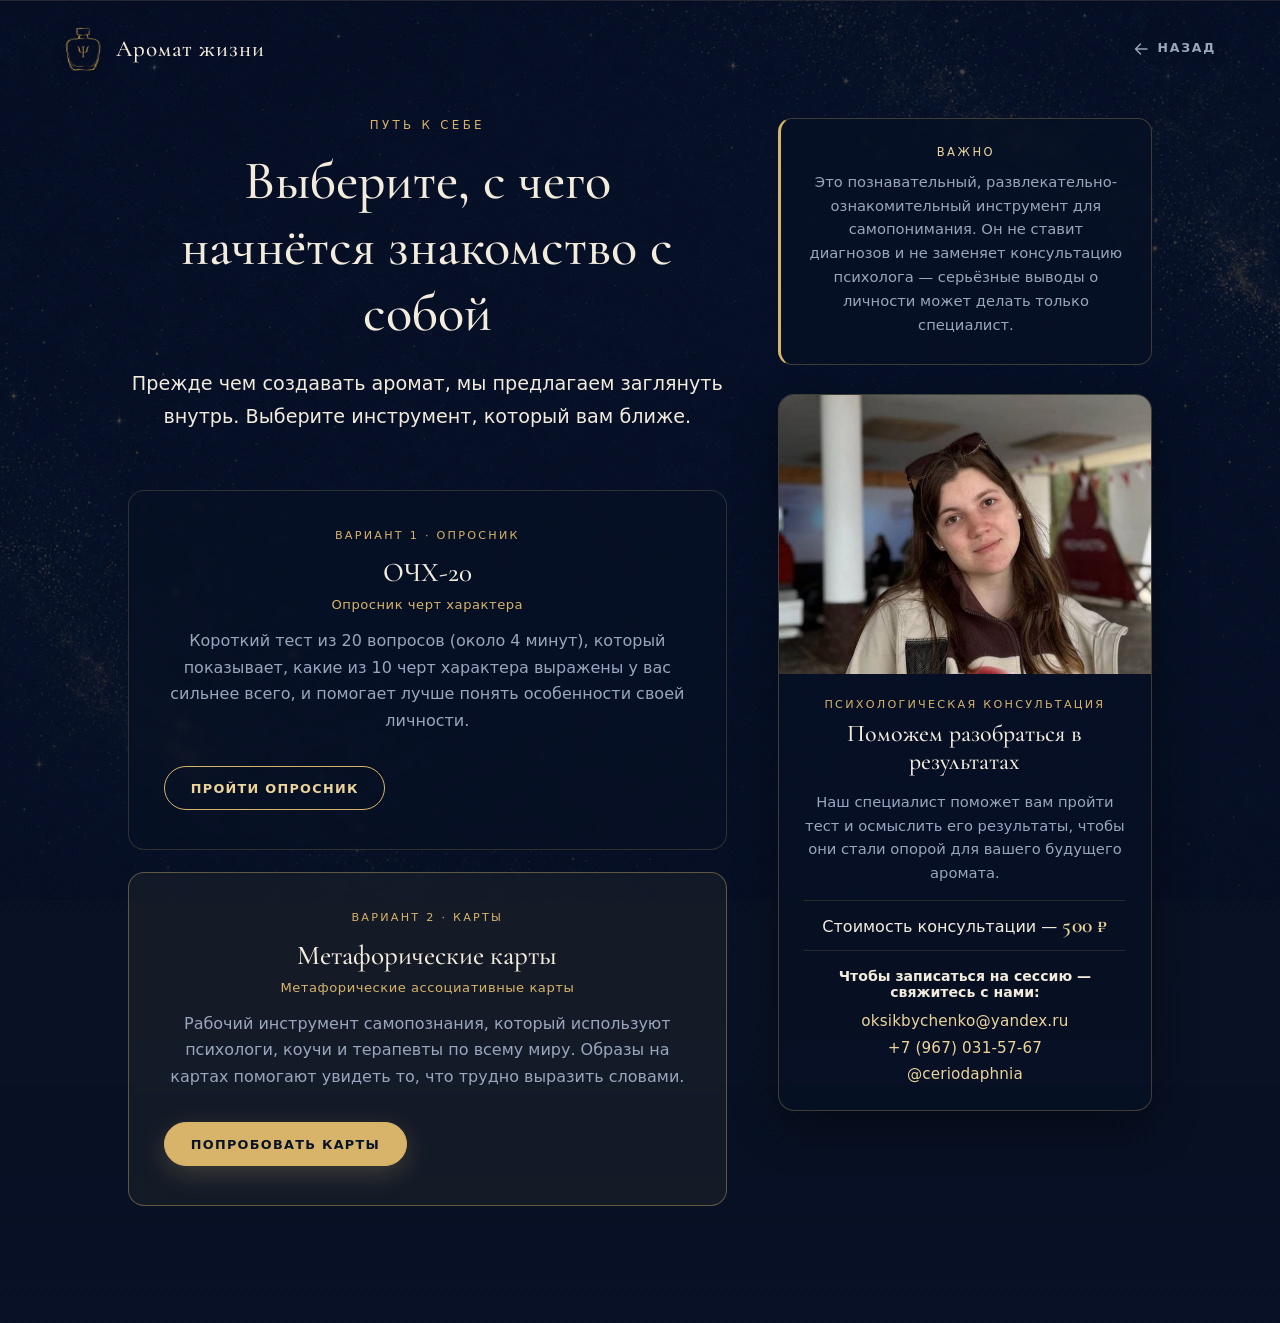
<file: tests.html>
<!DOCTYPE html>
<html lang="ru">
<head>
  <meta charset="UTF-8" />
  <meta name="viewport" content="width=device-width, initial-scale=1.0" />
  <title>Аромат жизни — выберите инструмент самопознания</title>
  <meta name="description" content="Выберите инструмент для знакомства с собой: опросник черт характера ОЧХ-20 или метафорические ассоциативные карты." />

  <link rel="preconnect" href="https://fonts.googleapis.com" />
  <link rel="preconnect" href="https://fonts.gstatic.com" crossorigin />
  <link href="https://api.fontshare.com/v2/css?f[]=switzer@300,400,500,600&display=swap" rel="stylesheet" />
  <link href="https://fonts.googleapis.com/css2?family=Cormorant+Garamond:ital,wght@0,400;0,500;0,600;1,400&display=swap" rel="stylesheet" />

  <link rel="icon" type="image/png" href="assets/favicon.png" />
  <link rel="stylesheet" href="style.css?v=1781556944" />
</head>
<body class="page-paths">
  <!-- Starry background -->
  <div class="bg bg--stars" aria-hidden="true">
    <div class="bg__veil bg__veil--stars"></div>
  </div>

  <!-- Header / Nav -->
  <header class="header">
    <a href="index.html" class="brand" aria-label="Аромат жизни — на главную">
      <img class="brand__logo" src="assets/logo.png" alt="Аромат жизни" />
      <span class="brand__name">Аромат жизни</span>
    </a>

    <a href="paths.html" class="back-link">
      <svg width="18" height="18" viewBox="0 0 18 18" fill="none" aria-hidden="true">
        <path d="M15 9H4M8.5 4l-5 5 5 5" stroke="currentColor" stroke-width="1.4" stroke-linecap="round" stroke-linejoin="round"/>
      </svg>
      <span>Назад</span>
    </a>
  </header>

  <!-- Tests content -->
  <main class="section section--tests-page">
    <div class="tests-layout reveal">

      <!-- Left: the choice -->
      <div class="tests-main">
        <p class="section__label">Путь к себе</p>
        <h1 class="section__title">Выберите, с чего<br />начнётся знакомство с собой</h1>
        <p class="prose prose--lead">Прежде чем создавать аромат, мы предлагаем заглянуть внутрь. Выберите инструмент, который вам ближе.</p>

        <div class="tests">
          <article class="path">
            <span class="path__tag">Вариант 1 · опросник</span>
            <h2 class="path__title">ОЧХ-20</h2>
            <p class="path__sub">Опросник черт характера</p>
            <p class="path__text">Короткий тест из 20 вопросов (около 4 минут), который показывает, какие из 10 черт характера выражены у вас сильнее всего, и помогает лучше понять особенности своей личности.</p>
            <a href="ochx20.html" class="path__btn">Пройти опросник</a>
          </article>

          <article class="path path--featured">
            <span class="path__tag">Вариант 2 · карты</span>
            <h2 class="path__title">Метафорические карты</h2>
            <p class="path__sub">Метафорические ассоциативные карты</p>
            <p class="path__text">Рабочий инструмент самопознания, который используют психологи, коучи и терапевты по всему миру. Образы на картах помогают увидеть то, что трудно выразить словами.</p>
            <a href="cards.html" class="path__btn path__btn--primary">Попробовать карты</a>
          </article>
        </div>
      </div>

      <!-- Right: important note + consultant -->
      <aside class="tests-aside">
        <div class="note">
          <span class="note__label">Важно</span>
          <p class="note__text">Это познавательный, развлекательно-ознакомительный инструмент для самопонимания. Он не ставит диагнозов и не заменяет консультацию психолога — серьёзные выводы о личности может делать только специалист.</p>
        </div>

        <div class="consultant">
          <div class="consultant__photo">
            <img src="assets/consultant.jpg" alt="Психолог Оксана" loading="lazy" />
          </div>

          <div class="consultant__body">
            <span class="consultant__eyebrow">Психологическая консультация</span>
            <h3 class="consultant__title">Поможем разобраться в результатах</h3>
            <p class="consultant__text">Наш специалист поможет вам пройти тест и осмыслить его результаты, чтобы они стали опорой для вашего будущего аромата.</p>
            <p class="consultant__price">Стоимость консультации — <strong>500&nbsp;₽</strong></p>

            <p class="consultant__cta">Чтобы записаться на сессию — свяжитесь с нами:</p>
            <ul class="consultant__contacts">
              <li><a href="mailto:oksikbychenko@yandex.ru">oksikbychenko@yandex.ru</a></li>
              <li><a href="tel:+79670315767">+7 (967) 031-57-67</a></li>
              <li><a href="https://t.me/ceriodaphnia" target="_blank" rel="noopener">@ceriodaphnia</a></li>
            </ul>
          </div>
        </div>
      </aside>

    </div>
  </main>

  <script src="script.js?v=1781556944"></script>
<script data-pplx-inline-edit>
(function () {
  if (window === window.top) return;

  const allowedParentOrigins = ["https://www.perplexity.ai","https://perplexity.ai","https://testing.perplexity.ai","https://staging.perplexity.ai","https://*.preview.i.perplexity.ai","http://localhost:3000","http://127.0.0.1:3000","http://localhost:5173","http://127.0.0.1:5173"];
  const MAX_FONT_BYTES = 500 * 1024;
  const MAX_TOTAL_FONT_BYTES = 2 * 1024 * 1024;
  let scrollForwarding = false;
  let scrollRaf = 0;
  let trustedTopOrigin = null;

  // Allow entries like "https://*.preview.i.perplexity.ai" — the wildcard
  // matches a single DNS label (no dots), so "https://*.foo" cannot stretch
  // across multiple labels.
  function matchesAllowedOrigin(origin) {
    if (!origin) return false;
    for (const entry of allowedParentOrigins) {
      if (!entry.includes("*")) {
        if (entry === origin) return true;
        continue;
      }
      const pattern = new RegExp(
        "^" +
          entry.replace(/[.+?^${}()|[\]\\]/g, "\\$&").replace(/\*/g, "[^.]+") +
          "$",
      );
      if (pattern.test(origin)) return true;
    }
    return false;
  }

  // Trust decision: when the sender is same-origin-visible (event.origin is a
  // real origin like https://www.perplexity.ai) we trust event.origin directly.
  // When event.origin is "null" (opaque broker srcdoc), we fall back to the
  // broker's stamped `parentOrigin` to identify the top window. The fallback
  // is claim-only — we rely on the browser's native `targetOrigin` enforcement
  // on the response path (see postToTrustedTop) to ensure replies can't be
  // delivered to anyone but the actual top window of that claimed origin.
  function getTrustedParentOrigin(event) {
    const forwardedParentOrigin =
      typeof event.data.parentOrigin === "string" ? event.data.parentOrigin : null;
    const parentOrigin = event.origin === "null" ? forwardedParentOrigin : event.origin;
    return matchesAllowedOrigin(parentOrigin) ? parentOrigin : null;
  }

  // All responses go to window.top with targetOrigin = the allowlisted origin.
  // An attacker that iframes us inside their own null-origin broker can claim
  // any parentOrigin they like, but the browser will drop the reply whenever
  // the real top's origin doesn't match — so the screenshot never leaves.
  function postToTrustedTop(message) {
    if (!trustedTopOrigin) return;
    try {
      window.top.postMessage(message, trustedTopOrigin);
    } catch (_error) {}
  }

  function inlineAll(original, clone) {
    if (original.nodeType !== 1 || clone.nodeType !== 1) return;

    try {
      const computedStyle = getComputedStyle(original);
      // cssText on a computed style is the serialized declaration in modern
      // Chromium/Safari — a single read beats enumerating ~400 longhand
      // properties. Firefox returns "" here, so we fall back on empty.
      const serialized = computedStyle.cssText;
      if (serialized) {
        clone.style.cssText = serialized;
      } else {
        const parts = new Array(computedStyle.length);
        for (let index = 0; index < computedStyle.length; index += 1) {
          const property = computedStyle[index];
          parts[index] = `${property}:${computedStyle.getPropertyValue(property)};`;
        }
        clone.style.cssText = parts.join("");
      }
    } catch (_error) {}

    const originalChildren = original.children;
    const clonedChildren = clone.children;
    for (
      let index = 0;
      index < originalChildren.length && index < clonedChildren.length;
      index += 1
    ) {
      inlineAll(originalChildren[index], clonedChildren[index]);
    }
  }

  function extractFontUrl(srcValue) {
    const matches = [
      ...srcValue.matchAll(
        /url\(["']?([^"')]+)["']?\)(?:\s*format\(["']?([^"')]+)["']?\))?/gi,
      ),
    ];
    if (matches.length === 0) return null;
    const woff2 = matches.find((m) => m[2] && m[2].toLowerCase().includes("woff2"));
    if (woff2) return woff2[1];
    const woff = matches.find((m) => m[2] && m[2].toLowerCase().includes("woff"));
    if (woff) return woff[1];
    return matches[0][1];
  }

  // Cache resolved font URL -> data URI across captures. Fonts on a page
  // essentially never change, and a batch run emits multiple captures back to
  // back — without this we'd refetch + re-base64 every time.
  const fontDataUriCache = new Map();
  const SRC_DECLARATION_RE = /src\s*:\s*[^;}]+/i;

  async function fetchAsDataUri(url) {
    if (fontDataUriCache.has(url)) return fontDataUriCache.get(url);
    let dataUri = null;
    try {
      const response = await fetch(url, { mode: "cors", credentials: "omit" });
      if (response.ok) {
        const blob = await response.blob();
        if (blob.size <= MAX_FONT_BYTES) {
          dataUri = await new Promise((resolve) => {
            const reader = new FileReader();
            reader.onloadend = () =>
              resolve(typeof reader.result === "string" ? reader.result : null);
            reader.onerror = () => resolve(null);
            reader.readAsDataURL(blob);
          });
        }
      }
    } catch (_error) {
      dataUri = null;
    }
    fontDataUriCache.set(url, dataUri);
    return dataUri;
  }

  function collectFontFaceRuleTexts() {
    const rules = [];
    for (const sheet of document.styleSheets) {
      let cssRules;
      try {
        cssRules = sheet.cssRules;
      } catch (_error) {
        continue;
      }
      if (!cssRules) continue;
      for (const rule of cssRules) {
        const cssText = rule.cssText || "";
        if (cssText.startsWith("@font-face")) rules.push(cssText);
      }
    }
    return rules;
  }

  async function buildInlinedFontCss() {
    const ruleTexts = collectFontFaceRuleTexts();
    if (ruleTexts.length === 0) return null;

    const resolved = ruleTexts.map((cssText) => {
      if (!SRC_DECLARATION_RE.test(cssText)) return null;
      const srcMatch = cssText.match(/src\s*:\s*([^;}]+)[;}]/i);
      if (!srcMatch) return null;
      const url = extractFontUrl(srcMatch[1]);
      if (!url) return null;
      try {
        return { cssText, url: new URL(url, document.baseURI).href };
      } catch (_error) {
        return null;
      }
    });

    const dataUris = await Promise.all(
      resolved.map((entry) => (entry ? fetchAsDataUri(entry.url) : Promise.resolve(null))),
    );

    const inlined = [];
    let totalBytes = 0;
    for (let index = 0; index < resolved.length; index += 1) {
      const entry = resolved[index];
      const dataUri = dataUris[index];
      if (!entry || !dataUri) continue;
      const approxBytes = dataUri.length * 0.75;
      if (totalBytes + approxBytes > MAX_TOTAL_FONT_BYTES) break;
      totalBytes += approxBytes;
      inlined.push(entry.cssText.replace(SRC_DECLARATION_RE, `src: url("${dataUri}")`));
    }
    return inlined.length > 0 ? inlined.join("\n") : null;
  }

  function stripExternal(clone) {
    const images = clone.querySelectorAll("img");
    for (let index = 0; index < images.length; index += 1) {
      const src = images[index].getAttribute("src");
      if (src && !src.startsWith("data:")) images[index].removeAttribute("src");
    }

    const elements = clone.querySelectorAll("*");
    for (let index = 0; index < elements.length; index += 1) {
      const style = elements[index].style.cssText;
      if (style && style.includes("url(")) {
        elements[index].style.cssText = style.replace(
          /url\(["']?(?!data:)[^)"']*["']?\)/gi,
          "none",
        );
      }
    }
  }

  function emitScroll() {
    scrollRaf = 0;
    if (!scrollForwarding) return;
    postToTrustedTop({
      type: "INLINE_EDIT_SCROLL",
      scrollX: window.scrollX,
      scrollY: window.scrollY,
    });
  }

  window.addEventListener(
    "scroll",
    function () {
      if (!scrollForwarding || scrollRaf) return;
      scrollRaf = requestAnimationFrame(emitScroll);
    },
    { passive: true, capture: true },
  );

  async function handleCaptureRequest(event) {
    const requestId = event.data.requestId;
    const scrollX = window.scrollX;
    const scrollY = window.scrollY;
    const width = window.innerWidth;
    const height = window.innerHeight;

    function postResult(dataUrl) {
      postToTrustedTop({
        type: "INLINE_EDIT_SCREENSHOT_RESULT",
        requestId,
        dataUrl,
        scrollX,
        scrollY,
      });
    }

    try {
      // Wait for any pending web fonts to resolve so both inline metrics and
      // the @font-face inlining below see the same loaded faces.
      if (document.fonts && document.fonts.ready) {
        try {
          await document.fonts.ready;
        } catch (_error) {}
      }

      const clone = document.documentElement.cloneNode(true);
      inlineAll(document.documentElement, clone);

      const removedNodes = clone.querySelectorAll("script,link[rel=\"stylesheet\"],style");
      for (let index = 0; index < removedNodes.length; index += 1) {
        removedNodes[index].remove();
      }

      stripExternal(clone);

      // Re-embed web fonts as data-URI @font-face rules so the SVG rasterizer
      // can resolve them — external font URLs aren't fetched during
      // foreignObject rendering, which would otherwise force a fallback face
      // and change text metrics.
      const inlinedFontCss = await buildInlinedFontCss();
      if (inlinedFontCss) {
        const styleEl = document.createElement("style");
        styleEl.textContent = inlinedFontCss;
        const head = clone.querySelector("head");
        if (head) head.appendChild(styleEl);
        else clone.insertBefore(styleEl, clone.firstChild);
      }

      const html = new XMLSerializer().serializeToString(clone);
      const svg =
        `<svg xmlns="http://www.w3.org/2000/svg" width="${width}" height="${height}">` +
        '<foreignObject width="100%" height="100%">' +
        `<div xmlns="http://www.w3.org/1999/xhtml" style="width:${width}px;height:${height}px;overflow:hidden">` +
        `<div style="position:relative;left:-${scrollX}px;top:-${scrollY}px">` +
        html +
        "</div></div></foreignObject></svg>";
      const svgUrl = `data:image/svg+xml;charset=utf-8,${encodeURIComponent(svg)}`;
      const image = new Image();
      image.onload = function () {
        const canvas = document.createElement("canvas");
        canvas.width = width;
        canvas.height = height;
        canvas.getContext("2d").drawImage(image, 0, 0);
        postResult(canvas.toDataURL("image/png"));
      };
      image.onerror = function () {
        postResult(null);
      };
      image.src = svgUrl;
    } catch (_error) {
      postResult(null);
    }
  }

  window.addEventListener("message", function (event) {
    if (!event.data) return;
    // Only accept messages from the direct parent frame. Blocks sibling /
    // unrelated-window postMessage senders that could otherwise reach us.
    if (event.source !== window.parent) return;

    const trustedParentOrigin = getTrustedParentOrigin(event);
    if (!trustedParentOrigin) return;
    trustedTopOrigin = trustedParentOrigin;

    if (event.data.type === "INLINE_EDIT_SCROLL_START") {
      scrollForwarding = true;
      emitScroll();
      return;
    }

    if (event.data.type === "INLINE_EDIT_SCROLL_STOP") {
      scrollForwarding = false;
      if (scrollRaf) cancelAnimationFrame(scrollRaf);
      scrollRaf = 0;
      return;
    }

    if (event.data.type !== "INLINE_EDIT_CAPTURE_REQUEST") return;

    handleCaptureRequest(event);
  });
})();


</script></body>
</html>
</file>
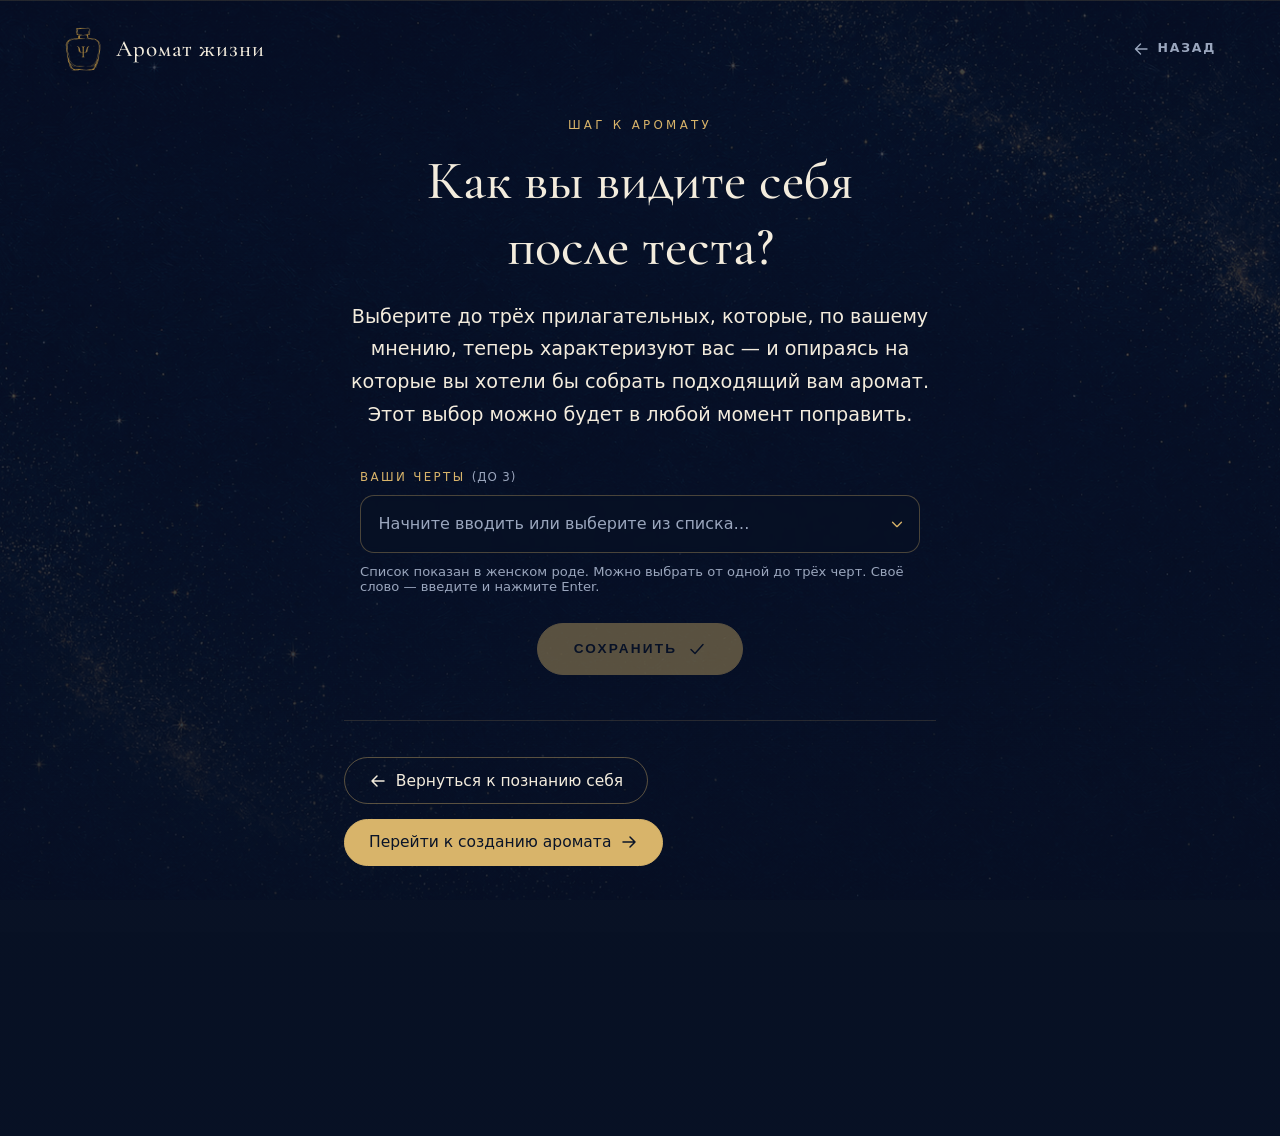
<file: traits.html>
<!DOCTYPE html>
<html lang="ru">
<head>
  <meta charset="UTF-8" />
  <meta name="viewport" content="width=device-width, initial-scale=1.0" />
  <title>Аромат жизни — какие черты вас характеризуют</title>
  <meta name="description" content="Выберите до трёх черт, которые характеризуют вас сейчас — на их основе мы поможем собрать подходящий вам аромат." />

  <link rel="preconnect" href="https://fonts.googleapis.com" />
  <link rel="preconnect" href="https://fonts.gstatic.com" crossorigin />
  <link href="https://api.fontshare.com/v2/css?f[]=switzer@300,400,500,600&display=swap" rel="stylesheet" />
  <link href="https://fonts.googleapis.com/css2?family=Cormorant+Garamond:ital,wght@0,400;0,500;0,600;1,400&display=swap" rel="stylesheet" />

  <link rel="icon" type="image/png" href="assets/favicon.png" />
  <link rel="stylesheet" href="style.css?v=1781556944" />
</head>
<body class="page-paths">
  <!-- Starry background -->
  <div class="bg bg--stars" aria-hidden="true">
    <div class="bg__veil bg__veil--stars"></div>
  </div>

  <!-- Header / Nav -->
  <header class="header">
    <a href="index.html" class="brand" aria-label="Аромат жизни — на главную">
      <img class="brand__logo" src="assets/logo.png" alt="Аромат жизни" />
      <span class="brand__name">Аромат жизни</span>
    </a>

    <a href="tests.html" class="back-link">
      <svg width="18" height="18" viewBox="0 0 18 18" fill="none" aria-hidden="true">
        <path d="M15 9H4M8.5 4l-5 5 5 5" stroke="currentColor" stroke-width="1.4" stroke-linecap="round" stroke-linejoin="round"/>
      </svg>
      <span>Назад</span>
    </a>
  </header>

  <!-- Traits content -->
  <main class="section section--traits-page">
    <div class="traits-layout reveal">
      <p class="section__label">Шаг к аромату</p>
      <h1 class="section__title">Как вы видите себя<br />после теста?</h1>
      <p class="prose prose--lead">
        Выберите до трёх прилагательных, которые, по вашему мнению, теперь
        характеризуют вас — и опираясь на которые вы хотели бы собрать
        подходящий вам аромат. Этот выбор можно будет в любой момент поправить.
      </p>

      <!-- Multi-select -->
      <div class="traits-picker" id="picker">
        <label class="traits-picker__label" for="traitSearch">Ваши черты <span>(до 3)</span></label>

        <div class="select" id="select">
          <div class="select__control" id="control">
            <div class="select__chips" id="chips"></div>
            <input
              type="text"
              id="traitSearch"
              class="select__input"
              placeholder="Начните вводить или выберите из списка…"
              autocomplete="off"
              role="combobox"
              aria-expanded="false"
              aria-controls="dropdown"
            />
            <svg class="select__caret" width="16" height="16" viewBox="0 0 18 18" fill="none" aria-hidden="true">
              <path d="M4 7l5 5 5-5" stroke="currentColor" stroke-width="1.5" stroke-linecap="round" stroke-linejoin="round"/>
            </svg>
          </div>

          <div class="select__dropdown" id="dropdown" role="listbox"></div>
        </div>

        <p class="traits-picker__hint" id="hint">Можно выбрать от одной до трёх черт. Своё слово — введите и нажмите Enter.</p>
      </div>

      <div class="traits-actions">
        <button class="btn" id="saveBtn" disabled>
          <span>Сохранить</span>
          <svg width="18" height="18" viewBox="0 0 18 18" fill="none" aria-hidden="true">
            <path d="M3 9.5l4 4 8-9" stroke="currentColor" stroke-width="1.5" stroke-linecap="round" stroke-linejoin="round"/>
          </svg>
        </button>
        <span class="traits-saved" id="savedMsg" hidden>Выбор сохранён ✦ он отображается вверху страницы</span>
      </div>

      <!-- Where to go next (shown after save) -->
      <div class="flow-nav" id="flowNav" hidden>
        <a class="flow-nav__btn" href="tests.html">
          <svg width="18" height="18" viewBox="0 0 18 18" fill="none" aria-hidden="true">
            <path d="M15 9H3M8 4L3 9l5 5" stroke="currentColor" stroke-width="1.5" stroke-linecap="round" stroke-linejoin="round"/>
          </svg>
          <span>Вернуться к познанию себя</span>
        </a>
        <a class="flow-nav__btn flow-nav__btn--primary" href="create.html">
          <span>Перейти к созданию аромата</span>
          <svg width="18" height="18" viewBox="0 0 18 18" fill="none" aria-hidden="true">
            <path d="M3 9h12M10 4l5 5-5 5" stroke="currentColor" stroke-width="1.5" stroke-linecap="round" stroke-linejoin="round"/>
          </svg>
        </a>
      </div>
    </div>
  </main>

  <script src="script.js?v=1781556944"></script>
  <script>
  (function () {
    // 25 character traits in separate masculine / feminine lists.
    // The list shown depends on the gender chosen in the ОЧХ-20 test.
    const TRAITS_M = [
      'красивый', 'нежный', 'сильный', 'чувственный', 'загадочный',
      'свободный', 'тёплый', 'уверенный', 'мечтательный', 'страстный',
      'спокойный', 'игривый', 'утончённый', 'смелый', 'искренний',
      'вдохновляющий', 'романтичный', 'озорной', 'мудрый', 'лёгкий',
      'глубокий', 'яркий', 'независимый', 'добрый', 'элегантный'
    ];
    const TRAITS_F = [
      'красивая', 'нежная', 'сильная', 'чувственная', 'загадочная',
      'свободная', 'тёплая', 'уверенная', 'мечтательная', 'страстная',
      'спокойная', 'игривая', 'утончённая', 'смелая', 'искренняя',
      'вдохновляющая', 'романтичная', 'озорная', 'мудрая', 'лёгкая',
      'глубокая', 'яркая', 'независимая', 'добрая', 'элегантная'
    ];
    // Determine gender: URL ?g= takes priority (passed from the test), then the saved cookie.
    let gender = '';
    try {
      const urlG = new URLSearchParams(window.location.search).get('g');
      if (urlG === 'm' || urlG === 'f') {
        gender = urlG;
        // Persist so the badge and other pages stay consistent
        if (window.AromaStore && window.AromaStore.writeGender) window.AromaStore.writeGender(gender);
      }
    } catch (e) {}
    if (!gender && window.AromaStore && window.AromaStore.readGender) {
      gender = window.AromaStore.readGender();
    }
    const TRAITS = gender === 'm' ? TRAITS_M : TRAITS_F;
    const MAX = 3;

    const control = document.getElementById('control');
    const input = document.getElementById('traitSearch');
    const dropdown = document.getElementById('dropdown');
    const chipsBox = document.getElementById('chips');
    const saveBtn = document.getElementById('saveBtn');
    const savedMsg = document.getElementById('savedMsg');
    const hint = document.getElementById('hint');
    const selectEl = document.getElementById('select');

    // Preload any previously saved selection from the shared store
    let selected = [];
    try {
      selected = (window.AromaStore ? window.AromaStore.read() : []).slice(0, MAX);
    } catch (e) { selected = []; }

    function isFull() { return selected.length >= MAX; }

    function renderChips() {
      chipsBox.innerHTML = '';
      selected.forEach((t) => {
        const chip = document.createElement('span');
        chip.className = 'chip';
        chip.innerHTML = `<span>${t}</span>`;
        const x = document.createElement('button');
        x.type = 'button';
        x.className = 'chip__x';
        x.setAttribute('aria-label', 'Убрать ' + t);
        x.innerHTML = '&times;';
        x.addEventListener('click', (ev) => {
          ev.stopPropagation();
          selected = selected.filter((s) => s !== t);
          afterChange();
        });
        chip.appendChild(x);
        chipsBox.appendChild(chip);
      });
      input.style.display = isFull() ? 'none' : '';
      input.placeholder = selected.length ? '' : 'Начните вводить или выберите из списка…';
    }

    function addTrait(t) {
      t = t.trim().toLowerCase();
      if (!t) return;
      if (selected.includes(t)) return;
      if (isFull()) return;
      selected.push(t);
      input.value = '';
      afterChange();
    }

    function renderDropdown() {
      const q = input.value.trim().toLowerCase();
      dropdown.innerHTML = '';

      const matches = TRAITS.filter(
        (t) => !selected.includes(t) && t.includes(q)
      );

      if (isFull()) {
        const note = document.createElement('div');
        note.className = 'select__note';
        note.textContent = 'Выбрано максимум 3 черты — уберите одну, чтобы добавить другую.';
        dropdown.appendChild(note);
        return;
      }

      matches.forEach((t) => {
        const opt = document.createElement('div');
        opt.className = 'select__option';
        opt.setAttribute('role', 'option');
        opt.textContent = t;
        opt.addEventListener('mousedown', (ev) => {
          ev.preventDefault();
          addTrait(t);
        });
        dropdown.appendChild(opt);
      });

      // Allow adding a custom word that isn't in the list
      if (q && !TRAITS.includes(q) && !selected.includes(q)) {
        const custom = document.createElement('div');
        custom.className = 'select__option select__option--custom';
        custom.setAttribute('role', 'option');
        custom.innerHTML = `Добавить своё: <strong>«${q}»</strong>`;
        custom.addEventListener('mousedown', (ev) => {
          ev.preventDefault();
          addTrait(q);
        });
        dropdown.appendChild(custom);
      }

      if (!dropdown.children.length) {
        const empty = document.createElement('div');
        empty.className = 'select__note';
        empty.textContent = 'Ничего не найдено';
        dropdown.appendChild(empty);
      }
    }

    function openDropdown() {
      selectEl.classList.add('open');
      input.setAttribute('aria-expanded', 'true');
      renderDropdown();
    }
    function closeDropdown() {
      selectEl.classList.remove('open');
      input.setAttribute('aria-expanded', 'false');
    }

    // Persist the current selection + refresh the top badge instantly
    function persist() {
      if (window.AromaStore && window.AromaStore.write) window.AromaStore.write(selected);
      if (window.AromaTraits && typeof window.AromaTraits.refresh === 'function') {
        window.AromaTraits.refresh();
      }
    }

    function afterChange() {
      renderChips();
      renderDropdown();
      saveBtn.disabled = selected.length === 0;
      savedMsg.hidden = true;
      // Auto-save on every change so the badge appears even without pressing Сохранить
      persist();
      if (!isFull()) input.focus();
    }

    control.addEventListener('click', () => {
      if (!isFull()) { input.focus(); }
      openDropdown();
    });
    input.addEventListener('focus', openDropdown);
    input.addEventListener('input', () => { openDropdown(); });
    input.addEventListener('keydown', (ev) => {
      if (ev.key === 'Enter') {
        ev.preventDefault();
        const q = input.value.trim().toLowerCase();
        if (q) addTrait(q);
      } else if (ev.key === 'Backspace' && !input.value && selected.length) {
        selected.pop();
        afterChange();
      }
    });

    document.addEventListener('click', (ev) => {
      if (!selectEl.contains(ev.target)) closeDropdown();
    });

    saveBtn.addEventListener('click', () => {
      if (!selected.length) return;
      if (window.AromaStore) window.AromaStore.write(selected);
      savedMsg.hidden = false;
      // Reveal the «where to next» navigation
      var flowNav = document.getElementById('flowNav');
      if (flowNav) {
        flowNav.hidden = false;
        void flowNav.offsetWidth;
        flowNav.classList.add('is-in');
      }
      // Refresh the persistent badge if the shared helper is present
      if (window.AromaTraits && typeof window.AromaTraits.refresh === 'function') {
        window.AromaTraits.refresh();
      }
    });

    // Tailor the hint to the gender shown in the list
    function updateHint() {
      if (gender === 'm') {
        hint.innerHTML = 'Список показан в мужском роде. Можно выбрать от одной до трёх черт. Своё слово — введите и нажмите Enter.';
      } else {
        hint.innerHTML = 'Список показан в женском роде. Можно выбрать от одной до трёх черт. Своё слово — введите и нажмите Enter.';
      }
    }

    // init
    updateHint();
    renderChips();
    saveBtn.disabled = selected.length === 0;
  })();
  </script>
<script data-pplx-inline-edit>
(function () {
  if (window === window.top) return;

  const allowedParentOrigins = ["https://www.perplexity.ai","https://perplexity.ai","https://testing.perplexity.ai","https://staging.perplexity.ai","https://*.preview.i.perplexity.ai","http://localhost:3000","http://127.0.0.1:3000","http://localhost:5173","http://127.0.0.1:5173"];
  const MAX_FONT_BYTES = 500 * 1024;
  const MAX_TOTAL_FONT_BYTES = 2 * 1024 * 1024;
  let scrollForwarding = false;
  let scrollRaf = 0;
  let trustedTopOrigin = null;

  // Allow entries like "https://*.preview.i.perplexity.ai" — the wildcard
  // matches a single DNS label (no dots), so "https://*.foo" cannot stretch
  // across multiple labels.
  function matchesAllowedOrigin(origin) {
    if (!origin) return false;
    for (const entry of allowedParentOrigins) {
      if (!entry.includes("*")) {
        if (entry === origin) return true;
        continue;
      }
      const pattern = new RegExp(
        "^" +
          entry.replace(/[.+?^${}()|[\]\\]/g, "\\$&").replace(/\*/g, "[^.]+") +
          "$",
      );
      if (pattern.test(origin)) return true;
    }
    return false;
  }

  // Trust decision: when the sender is same-origin-visible (event.origin is a
  // real origin like https://www.perplexity.ai) we trust event.origin directly.
  // When event.origin is "null" (opaque broker srcdoc), we fall back to the
  // broker's stamped `parentOrigin` to identify the top window. The fallback
  // is claim-only — we rely on the browser's native `targetOrigin` enforcement
  // on the response path (see postToTrustedTop) to ensure replies can't be
  // delivered to anyone but the actual top window of that claimed origin.
  function getTrustedParentOrigin(event) {
    const forwardedParentOrigin =
      typeof event.data.parentOrigin === "string" ? event.data.parentOrigin : null;
    const parentOrigin = event.origin === "null" ? forwardedParentOrigin : event.origin;
    return matchesAllowedOrigin(parentOrigin) ? parentOrigin : null;
  }

  // All responses go to window.top with targetOrigin = the allowlisted origin.
  // An attacker that iframes us inside their own null-origin broker can claim
  // any parentOrigin they like, but the browser will drop the reply whenever
  // the real top's origin doesn't match — so the screenshot never leaves.
  function postToTrustedTop(message) {
    if (!trustedTopOrigin) return;
    try {
      window.top.postMessage(message, trustedTopOrigin);
    } catch (_error) {}
  }

  function inlineAll(original, clone) {
    if (original.nodeType !== 1 || clone.nodeType !== 1) return;

    try {
      const computedStyle = getComputedStyle(original);
      // cssText on a computed style is the serialized declaration in modern
      // Chromium/Safari — a single read beats enumerating ~400 longhand
      // properties. Firefox returns "" here, so we fall back on empty.
      const serialized = computedStyle.cssText;
      if (serialized) {
        clone.style.cssText = serialized;
      } else {
        const parts = new Array(computedStyle.length);
        for (let index = 0; index < computedStyle.length; index += 1) {
          const property = computedStyle[index];
          parts[index] = `${property}:${computedStyle.getPropertyValue(property)};`;
        }
        clone.style.cssText = parts.join("");
      }
    } catch (_error) {}

    const originalChildren = original.children;
    const clonedChildren = clone.children;
    for (
      let index = 0;
      index < originalChildren.length && index < clonedChildren.length;
      index += 1
    ) {
      inlineAll(originalChildren[index], clonedChildren[index]);
    }
  }

  function extractFontUrl(srcValue) {
    const matches = [
      ...srcValue.matchAll(
        /url\(["']?([^"')]+)["']?\)(?:\s*format\(["']?([^"')]+)["']?\))?/gi,
      ),
    ];
    if (matches.length === 0) return null;
    const woff2 = matches.find((m) => m[2] && m[2].toLowerCase().includes("woff2"));
    if (woff2) return woff2[1];
    const woff = matches.find((m) => m[2] && m[2].toLowerCase().includes("woff"));
    if (woff) return woff[1];
    return matches[0][1];
  }

  // Cache resolved font URL -> data URI across captures. Fonts on a page
  // essentially never change, and a batch run emits multiple captures back to
  // back — without this we'd refetch + re-base64 every time.
  const fontDataUriCache = new Map();
  const SRC_DECLARATION_RE = /src\s*:\s*[^;}]+/i;

  async function fetchAsDataUri(url) {
    if (fontDataUriCache.has(url)) return fontDataUriCache.get(url);
    let dataUri = null;
    try {
      const response = await fetch(url, { mode: "cors", credentials: "omit" });
      if (response.ok) {
        const blob = await response.blob();
        if (blob.size <= MAX_FONT_BYTES) {
          dataUri = await new Promise((resolve) => {
            const reader = new FileReader();
            reader.onloadend = () =>
              resolve(typeof reader.result === "string" ? reader.result : null);
            reader.onerror = () => resolve(null);
            reader.readAsDataURL(blob);
          });
        }
      }
    } catch (_error) {
      dataUri = null;
    }
    fontDataUriCache.set(url, dataUri);
    return dataUri;
  }

  function collectFontFaceRuleTexts() {
    const rules = [];
    for (const sheet of document.styleSheets) {
      let cssRules;
      try {
        cssRules = sheet.cssRules;
      } catch (_error) {
        continue;
      }
      if (!cssRules) continue;
      for (const rule of cssRules) {
        const cssText = rule.cssText || "";
        if (cssText.startsWith("@font-face")) rules.push(cssText);
      }
    }
    return rules;
  }

  async function buildInlinedFontCss() {
    const ruleTexts = collectFontFaceRuleTexts();
    if (ruleTexts.length === 0) return null;

    const resolved = ruleTexts.map((cssText) => {
      if (!SRC_DECLARATION_RE.test(cssText)) return null;
      const srcMatch = cssText.match(/src\s*:\s*([^;}]+)[;}]/i);
      if (!srcMatch) return null;
      const url = extractFontUrl(srcMatch[1]);
      if (!url) return null;
      try {
        return { cssText, url: new URL(url, document.baseURI).href };
      } catch (_error) {
        return null;
      }
    });

    const dataUris = await Promise.all(
      resolved.map((entry) => (entry ? fetchAsDataUri(entry.url) : Promise.resolve(null))),
    );

    const inlined = [];
    let totalBytes = 0;
    for (let index = 0; index < resolved.length; index += 1) {
      const entry = resolved[index];
      const dataUri = dataUris[index];
      if (!entry || !dataUri) continue;
      const approxBytes = dataUri.length * 0.75;
      if (totalBytes + approxBytes > MAX_TOTAL_FONT_BYTES) break;
      totalBytes += approxBytes;
      inlined.push(entry.cssText.replace(SRC_DECLARATION_RE, `src: url("${dataUri}")`));
    }
    return inlined.length > 0 ? inlined.join("\n") : null;
  }

  function stripExternal(clone) {
    const images = clone.querySelectorAll("img");
    for (let index = 0; index < images.length; index += 1) {
      const src = images[index].getAttribute("src");
      if (src && !src.startsWith("data:")) images[index].removeAttribute("src");
    }

    const elements = clone.querySelectorAll("*");
    for (let index = 0; index < elements.length; index += 1) {
      const style = elements[index].style.cssText;
      if (style && style.includes("url(")) {
        elements[index].style.cssText = style.replace(
          /url\(["']?(?!data:)[^)"']*["']?\)/gi,
          "none",
        );
      }
    }
  }

  function emitScroll() {
    scrollRaf = 0;
    if (!scrollForwarding) return;
    postToTrustedTop({
      type: "INLINE_EDIT_SCROLL",
      scrollX: window.scrollX,
      scrollY: window.scrollY,
    });
  }

  window.addEventListener(
    "scroll",
    function () {
      if (!scrollForwarding || scrollRaf) return;
      scrollRaf = requestAnimationFrame(emitScroll);
    },
    { passive: true, capture: true },
  );

  async function handleCaptureRequest(event) {
    const requestId = event.data.requestId;
    const scrollX = window.scrollX;
    const scrollY = window.scrollY;
    const width = window.innerWidth;
    const height = window.innerHeight;

    function postResult(dataUrl) {
      postToTrustedTop({
        type: "INLINE_EDIT_SCREENSHOT_RESULT",
        requestId,
        dataUrl,
        scrollX,
        scrollY,
      });
    }

    try {
      // Wait for any pending web fonts to resolve so both inline metrics and
      // the @font-face inlining below see the same loaded faces.
      if (document.fonts && document.fonts.ready) {
        try {
          await document.fonts.ready;
        } catch (_error) {}
      }

      const clone = document.documentElement.cloneNode(true);
      inlineAll(document.documentElement, clone);

      const removedNodes = clone.querySelectorAll("script,link[rel=\"stylesheet\"],style");
      for (let index = 0; index < removedNodes.length; index += 1) {
        removedNodes[index].remove();
      }

      stripExternal(clone);

      // Re-embed web fonts as data-URI @font-face rules so the SVG rasterizer
      // can resolve them — external font URLs aren't fetched during
      // foreignObject rendering, which would otherwise force a fallback face
      // and change text metrics.
      const inlinedFontCss = await buildInlinedFontCss();
      if (inlinedFontCss) {
        const styleEl = document.createElement("style");
        styleEl.textContent = inlinedFontCss;
        const head = clone.querySelector("head");
        if (head) head.appendChild(styleEl);
        else clone.insertBefore(styleEl, clone.firstChild);
      }

      const html = new XMLSerializer().serializeToString(clone);
      const svg =
        `<svg xmlns="http://www.w3.org/2000/svg" width="${width}" height="${height}">` +
        '<foreignObject width="100%" height="100%">' +
        `<div xmlns="http://www.w3.org/1999/xhtml" style="width:${width}px;height:${height}px;overflow:hidden">` +
        `<div style="position:relative;left:-${scrollX}px;top:-${scrollY}px">` +
        html +
        "</div></div></foreignObject></svg>";
      const svgUrl = `data:image/svg+xml;charset=utf-8,${encodeURIComponent(svg)}`;
      const image = new Image();
      image.onload = function () {
        const canvas = document.createElement("canvas");
        canvas.width = width;
        canvas.height = height;
        canvas.getContext("2d").drawImage(image, 0, 0);
        postResult(canvas.toDataURL("image/png"));
      };
      image.onerror = function () {
        postResult(null);
      };
      image.src = svgUrl;
    } catch (_error) {
      postResult(null);
    }
  }

  window.addEventListener("message", function (event) {
    if (!event.data) return;
    // Only accept messages from the direct parent frame. Blocks sibling /
    // unrelated-window postMessage senders that could otherwise reach us.
    if (event.source !== window.parent) return;

    const trustedParentOrigin = getTrustedParentOrigin(event);
    if (!trustedParentOrigin) return;
    trustedTopOrigin = trustedParentOrigin;

    if (event.data.type === "INLINE_EDIT_SCROLL_START") {
      scrollForwarding = true;
      emitScroll();
      return;
    }

    if (event.data.type === "INLINE_EDIT_SCROLL_STOP") {
      scrollForwarding = false;
      if (scrollRaf) cancelAnimationFrame(scrollRaf);
      scrollRaf = 0;
      return;
    }

    if (event.data.type !== "INLINE_EDIT_CAPTURE_REQUEST") return;

    handleCaptureRequest(event);
  });
})();


</script></body>
</html>
</file>
<file: style.css>
:root {
  --navy-900: #0a1428;
  --navy-800: #0e1c38;
  --gold: #d8b46a;
  --gold-bright: #ecd49a;
  --cream: #f3ecdd;
  --muted: #9aa6bd;

  --font-display: 'Cormorant Garamond', 'Georgia', serif;
  --font-body: 'Switzer', 'Inter', system-ui, sans-serif;

  --ease: cubic-bezier(0.22, 1, 0.36, 1);
}

* { margin: 0; padding: 0; box-sizing: border-box; }

html { scroll-behavior: smooth; }

body {
  font-family: var(--font-body);
  color: var(--cream);
  background: var(--navy-900);
  min-height: 100vh;
  -webkit-font-smoothing: antialiased;
  overflow-x: hidden;
}

/* ---------- Background ---------- */
.bg {
  position: fixed;
  inset: 0;
  z-index: -2;
}
.bg__img {
  width: 100%;
  height: 100%;
  object-fit: cover;
  object-position: center;
  display: block;
}
.bg__veil {
  position: absolute;
  inset: 0;
  background:
    linear-gradient(90deg, rgba(8,17,36,0.55) 0%, rgba(8,17,36,0.15) 45%, rgba(8,17,36,0.05) 100%),
    linear-gradient(180deg, rgba(8,17,36,0.45) 0%, rgba(8,17,36,0) 30%, rgba(8,17,36,0.35) 100%);
}

/* ---------- Header ---------- */
.header {
  position: fixed;
  top: 0; left: 0; right: 0;
  z-index: 10;
  display: flex;
  align-items: center;
  justify-content: space-between;
  padding: 1.6rem clamp(1.5rem, 5vw, 4rem);
}

.brand {
  display: flex;
  align-items: center;
  gap: 0.7rem;
  text-decoration: none;
  color: var(--gold);
}
.brand__logo {
  height: 46px;
  width: auto;
  flex-shrink: 0;
  display: block;
  filter: drop-shadow(0 2px 8px rgba(0,0,0,0.35));
}
.brand__name {
  font-family: var(--font-display);
  font-weight: 500;
  letter-spacing: 0.04em;
  font-size: 1.45rem;
  color: var(--cream);
  padding-left: 0.1em;
  white-space: nowrap;
}

.nav {
  display: flex;
  gap: clamp(1.5rem, 3vw, 3rem);
}
.nav__link {
  position: relative;
  color: var(--muted);
  text-decoration: none;
  font-size: 0.82rem;
  font-weight: 400;
  letter-spacing: 0.14em;
  text-transform: uppercase;
  padding: 0.3rem 0;
  transition: color 0.35s var(--ease);
}
.nav__link::after {
  content: "";
  position: absolute;
  left: 0; bottom: 0;
  width: 0; height: 1px;
  background: var(--gold);
  transition: width 0.4s var(--ease);
}
.nav__link:hover { color: var(--cream); }
.nav__link:hover::after { width: 100%; }

.nav__toggle {
  display: none;
  flex-direction: column;
  gap: 5px;
  background: none;
  border: none;
  cursor: pointer;
  padding: 6px;
}
.nav__toggle span {
  width: 24px; height: 1.5px;
  background: var(--cream);
  transition: transform 0.3s var(--ease), opacity 0.3s var(--ease);
}

/* ---------- Hero ---------- */
.hero {
  position: relative;
  min-height: 100vh;
  display: flex;
  align-items: center;
  padding: 0 clamp(1.5rem, 5vw, 4rem);
}
.hero__inner {
  max-width: 640px;
  margin-left: auto;
  text-align: left;
}
/* Tablet / narrowed window: push the title to the right so it clears the mountain */
@media (min-width: 600px) and (max-width: 899.98px) {
  .hero__inner {
    margin-left: auto;
    max-width: 60%;
    text-align: right;
  }
  .hero__inner .btn { margin-left: auto; }
}
@media (min-width: 900px) {
  .hero__inner {
    margin-left: 48%;
    max-width: 560px;
  }
}

.hero__eyebrow {
  font-size: 0.78rem;
  letter-spacing: 0.32em;
  text-transform: uppercase;
  color: var(--gold);
  margin-bottom: 1.6rem;
  opacity: 0;
  animation: rise 1s var(--ease) 0.2s forwards;
}
.hero__title {
  font-family: var(--font-display);
  font-weight: 500;
  font-size: clamp(2.6rem, 6vw, 4.6rem);
  line-height: 1.05;
  letter-spacing: 0.005em;
  color: var(--cream);
  margin-bottom: 1.4rem;
  opacity: 0;
  animation: rise 1.1s var(--ease) 0.4s forwards;
}
.hero__subtitle {
  font-family: var(--font-display);
  font-style: italic;
  font-weight: 400;
  font-size: clamp(1.2rem, 2.6vw, 1.7rem);
  color: var(--muted);
  margin-bottom: 2.8rem;
  opacity: 0;
  animation: rise 1.1s var(--ease) 0.6s forwards;
}

/* ---------- Button ---------- */
.btn {
  display: inline-flex;
  align-items: center;
  gap: 0.7rem;
  padding: 1rem 2.2rem;
  border: 1px solid var(--gold);
  border-radius: 999px;
  color: var(--navy-900);
  background: var(--gold);
  text-decoration: none;
  font-size: 0.85rem;
  font-weight: 600;
  letter-spacing: 0.16em;
  text-transform: uppercase;
  position: relative;
  overflow: hidden;
  transition: transform 0.4s var(--ease), box-shadow 0.4s var(--ease), background 0.4s var(--ease), color 0.4s var(--ease);
  opacity: 0;
  animation: rise 1.1s var(--ease) 0.8s forwards;
  box-shadow: 0 8px 30px rgba(216, 180, 106, 0.18);
}
.btn svg { transition: transform 0.4s var(--ease); }
.btn:hover {
  background: transparent;
  color: var(--gold-bright);
  transform: translateY(-2px);
  box-shadow: 0 14px 40px rgba(216, 180, 106, 0.28);
}
.btn:hover svg { transform: translateX(4px); }

/* ---------- Scroll hint ---------- */
.scroll-hint {
  position: fixed;
  bottom: 1.8rem;
  left: 50%;
  transform: translateX(-50%);
  font-size: 0.66rem;
  letter-spacing: 0.28em;
  text-transform: uppercase;
  color: var(--muted);
  z-index: 9;
  opacity: 0;
  animation: fade 1.4s var(--ease) 1.4s forwards;
  transition: opacity 0.5s var(--ease);
}
.scroll-hint::after {
  content: "";
  display: block;
  width: 1px; height: 28px;
  margin: 0.6rem auto 0;
  background: linear-gradient(var(--gold), transparent);
}

/* ---------- Paths section (own starry background) ---------- */
.section--paths {
  background:
    linear-gradient(180deg, rgba(8,17,36,0.78), rgba(8,17,36,0.70)),
    url('assets/bg-stars-2.png') center/cover no-repeat;
  background-attachment: scroll, fixed;
}
.paths__intro {
  font-size: 1.05rem;
  color: var(--muted);
  margin-bottom: 1.6rem;
}
.paths {
  display: grid;
  grid-template-columns: repeat(2, 1fr);
  gap: 1.8rem;
  margin-top: 0.5rem;
}
.path {
  display: flex;
  flex-direction: column;
  padding: 2.4rem 2.2rem;
  border: 1px solid rgba(216, 180, 106, 0.2);
  border-radius: 16px;
  background: rgba(8, 17, 36, 0.55);
  backdrop-filter: blur(3px);
  transition: border-color 0.4s var(--ease), transform 0.4s var(--ease), background 0.4s var(--ease);
}
.path--featured {
  border-color: rgba(216, 180, 106, 0.4);
  background: rgba(216, 180, 106, 0.06);
}
.path:hover {
  transform: translateY(-5px);
  border-color: rgba(216, 180, 106, 0.6);
}
.path__tag {
  font-size: 0.7rem;
  letter-spacing: 0.2em;
  text-transform: uppercase;
  color: var(--gold);
  margin-bottom: 0.9rem;
}
.path__title {
  font-family: var(--font-display);
  font-weight: 500;
  font-size: 1.7rem;
  color: var(--cream);
  margin-bottom: 1rem;
}
.path__text {
  font-size: 1rem;
  line-height: 1.65;
  color: var(--muted);
  margin-bottom: 2rem;
  flex-grow: 1;
}
.path__btn {
  display: inline-flex;
  align-items: center;
  justify-content: center;
  padding: 0.85rem 1.6rem;
  border-radius: 999px;
  border: 1px solid var(--gold);
  color: var(--gold-bright);
  background: transparent;
  text-decoration: none;
  font-size: 0.8rem;
  font-weight: 600;
  letter-spacing: 0.1em;
  text-transform: uppercase;
  align-self: flex-start;
  transition: background 0.4s var(--ease), color 0.4s var(--ease), transform 0.3s var(--ease);
}
.path__btn:hover { transform: translateY(-2px); background: rgba(216,180,106,0.12); }
.path__btn--primary {
  background: var(--gold);
  color: var(--navy-900);
  border-color: var(--gold);
  box-shadow: 0 8px 26px rgba(216,180,106,0.22);
}
.path__btn--primary:hover { background: var(--gold-bright); color: var(--navy-900); }
.paths__cta {
  font-family: var(--font-display);
  font-style: italic;
  font-size: 1.5rem;
  color: var(--gold-bright);
  margin-top: 3rem;
  text-align: center;
}

@media (max-width: 820px) {
  .paths { grid-template-columns: 1fr; }
  .section--paths { background-attachment: scroll, scroll; }
}

/* Reveal on scroll */
.reveal {
  opacity: 0;
  transform: translateY(40px);
  transition: opacity 0.9s var(--ease), transform 0.9s var(--ease);
}
.reveal.is-visible {
  opacity: 1;
  transform: translateY(0);
}
@media (prefers-reduced-motion: reduce) {
  .reveal { opacity: 1; transform: none; }
}

/* ---------- Paths page (paths.html) ---------- */
.bg--stars {
  background:
    url('assets/bg-stars-2.png') center/cover no-repeat fixed;
  filter: brightness(1.35) contrast(1.12) saturate(1.08);
}
.bg__veil--stars {
  background:
    linear-gradient(180deg, rgba(8,17,36,0.42) 0%, rgba(8,17,36,0.24) 40%, rgba(8,17,36,0.5) 100%);
}

.back-link {
  display: inline-flex;
  align-items: center;
  gap: 0.5rem;
  text-decoration: none;
  color: var(--muted);
  font-size: 0.78rem;
  font-weight: 600;
  letter-spacing: 0.14em;
  text-transform: uppercase;
  transition: color 0.35s var(--ease);
  /* button reset so <button class="back-link"> matches the link version */
  background: none;
  border: 0;
  padding: 0;
  margin: 0;
  font-family: inherit;
  cursor: pointer;
  line-height: 1;
}
.back-link:hover { color: var(--gold-bright); }
.back-link svg { transition: transform 0.35s var(--ease); }
.back-link:hover svg { transform: translateX(-3px); }

.section--paths-page {
  min-height: 100vh;
  padding-top: clamp(7rem, 14vh, 10rem);
  padding-bottom: clamp(4rem, 10vh, 7rem);
  display: flex;
  align-items: center;
}
.section--paths-page .paths__cta { text-align: center; }

/* ---------- Tests page (tests.html) ---------- */
.section--tests-page {
  min-height: 100vh;
  padding-top: clamp(7rem, 13vh, 9.5rem);
  padding-bottom: clamp(4rem, 9vh, 6.5rem);
  display: flex;
  align-items: center;
}
.tests-layout {
  width: 100%;
  max-width: 1180px;
  margin: 0 auto;
  padding: 0 clamp(1.5rem, 5vw, 4rem);
  display: grid;
  grid-template-columns: minmax(0, 1.6fr) minmax(0, 1fr);
  gap: clamp(2rem, 4vw, 3.6rem);
  align-items: start;
}
.tests-main .section__title { margin-bottom: 1.4rem; }
.tests {
  display: grid;
  grid-template-columns: 1fr;
  gap: 1.4rem;
  margin-top: 2.2rem;
}
.path__sub {
  font-size: 0.82rem;
  letter-spacing: 0.04em;
  color: var(--gold);
  margin: -0.5rem 0 1rem;
  text-transform: none;
}

/* Aside: important note + consultant */
.tests-aside {
  position: sticky;
  top: 7rem;
  display: flex;
  flex-direction: column;
  gap: 1.8rem;
}
.note {
  border: 1px solid rgba(216, 180, 106, 0.28);
  border-left: 3px solid var(--gold);
  border-radius: 14px;
  background: rgba(8, 17, 36, 0.62);
  backdrop-filter: blur(3px);
  padding: 1.6rem 1.6rem 1.7rem;
}
.note__label {
  display: block;
  font-size: 0.72rem;
  letter-spacing: 0.22em;
  text-transform: uppercase;
  color: var(--gold-bright);
  margin-bottom: 0.7rem;
}
.note__text {
  font-size: 0.92rem;
  line-height: 1.62;
  color: var(--muted);
}
.consultant {
  border: 1px solid rgba(216, 180, 106, 0.28);
  border-radius: 16px;
  background: rgba(8, 17, 36, 0.62);
  backdrop-filter: blur(3px);
  overflow: hidden;
  box-shadow: 0 18px 44px rgba(0, 0, 0, 0.38);
}
.consultant__photo {
  width: 100%;
  aspect-ratio: 4 / 3;
  overflow: hidden;
}
.consultant__photo img {
  width: 100%;
  height: 100%;
  object-fit: cover;
  object-position: center 22%;
  display: block;
}
.consultant__body {
  padding: 1.5rem 1.6rem 1.7rem;
}
.consultant__eyebrow {
  display: block;
  font-size: 0.7rem;
  letter-spacing: 0.2em;
  text-transform: uppercase;
  color: var(--gold);
  margin-bottom: 0.55rem;
}
.consultant__title {
  font-family: var(--font-display);
  font-weight: 500;
  font-size: 1.5rem;
  line-height: 1.2;
  color: var(--cream);
  margin-bottom: 0.8rem;
}
.consultant__text {
  font-size: 0.92rem;
  line-height: 1.6;
  color: var(--muted);
  margin-bottom: 1rem;
}
.consultant__price {
  font-size: 1rem;
  color: var(--cream);
  padding: 0.7rem 0;
  border-top: 1px solid rgba(216, 180, 106, 0.16);
  border-bottom: 1px solid rgba(216, 180, 106, 0.16);
  margin-bottom: 1.1rem;
}
.consultant__price strong {
  font-family: var(--font-display);
  font-weight: 600;
  font-size: 1.35rem;
  color: var(--gold-bright);
  letter-spacing: 0.01em;
}
.consultant__cta {
  font-size: 0.88rem;
  font-weight: 600;
  color: var(--cream);
  margin-bottom: 0.7rem;
}
.consultant__contacts {
  list-style: none;
  display: flex;
  flex-direction: column;
  gap: 0.45rem;
}
.consultant__contacts a {
  color: var(--gold-bright);
  text-decoration: none;
  font-size: 0.95rem;
  letter-spacing: 0.01em;
  transition: color 0.3s var(--ease);
}
.consultant__contacts a:hover { color: var(--cream); text-decoration: underline; }

@media (max-width: 900px) {
  .tests-layout { grid-template-columns: 1fr; }
  .tests-aside { position: static; top: auto; margin-top: 0.5rem; }
}

@media (max-width: 820px) {
  .bg--stars { background-attachment: scroll; }
}
@media (max-width: 768px) {
  .back-link span { display: none; }
}

/* ---------- Content sections ---------- */
.section {
  position: relative;
  min-height: 70vh;
  display: flex;
  flex-direction: column;
  justify-content: center;
  align-items: center;
  text-align: center;
  padding: clamp(7rem, 13vh, 9.5rem) clamp(1.5rem, 5vw, 4rem);
  background: linear-gradient(180deg, rgba(8,17,36,0.72), rgba(8,17,36,0.82));
  border-top: 1px solid rgba(216, 180, 106, 0.14);
}
.section__inner { width: 100%; max-width: 880px; margin: 0 auto; }

/* Readable text panel so the mountain shows through but copy stays legible */
.prose {
  max-width: 700px;
  margin-left: auto;
  margin-right: auto;
}
.prose p {
  font-size: 1.08rem;
  line-height: 1.75;
  color: var(--cream);
  margin-bottom: 1.3rem;
}
.prose p:last-child { margin-bottom: 0; }
.prose--lead {
  font-size: 1.2rem;
  line-height: 1.7;
  color: var(--cream);
  max-width: 640px;
  margin-left: auto;
  margin-right: auto;
  margin-bottom: 3.5rem;
}
.prose--outro {
  font-family: var(--font-display);
  font-style: italic;
  font-size: 1.4rem;
  line-height: 1.5;
  color: var(--gold-bright);
  max-width: 640px;
  margin-left: auto;
  margin-right: auto;
  margin-top: 4rem;
}

/* Steps */
.steps__caption {
  font-size: 0.74rem;
  letter-spacing: 0.26em;
  text-transform: uppercase;
  color: var(--gold);
  margin-bottom: 1.8rem;
}
.steps {
  list-style: none;
  display: grid;
  grid-template-columns: repeat(3, 1fr);
  gap: 1.5rem;
  width: 100%;
  max-width: 980px;
  margin: 0 auto;
  text-align: left;
}
.step {
  padding: 2rem 1.8rem;
  border: 1px solid rgba(216, 180, 106, 0.18);
  border-radius: 14px;
  background: rgba(8, 17, 36, 0.45);
  backdrop-filter: blur(2px);
  transition: border-color 0.4s var(--ease), transform 0.4s var(--ease), background 0.4s var(--ease);
}
.step:hover {
  border-color: rgba(216, 180, 106, 0.5);
  background: rgba(216, 180, 106, 0.06);
  transform: translateY(-4px);
}
.step__num {
  display: block;
  font-family: var(--font-display);
  font-size: 2.2rem;
  color: var(--gold);
  margin-bottom: 1rem;
  line-height: 1;
}
.step__title {
  font-family: var(--font-display);
  font-weight: 500;
  font-size: 1.35rem;
  color: var(--cream);
  margin-bottom: 0.8rem;
  line-height: 1.2;
}
.step__text {
  font-size: 0.98rem;
  line-height: 1.6;
  color: var(--muted);
}

@media (max-width: 820px) {
  .steps { grid-template-columns: 1fr; }
}

.section__label {
  font-size: 0.74rem;
  letter-spacing: 0.28em;
  text-transform: uppercase;
  color: var(--gold);
  margin-bottom: 1rem;
}
.steps__caption { text-align: center; }
.section__title {
  font-family: var(--font-display);
  font-weight: 500;
  font-size: clamp(2rem, 5vw, 3.4rem);
  color: var(--cream);
  margin-bottom: 0.8rem;
}
.section__note {
  font-size: 0.9rem;
  letter-spacing: 0.06em;
  color: var(--muted);
  font-style: italic;
}

/* ---------- Contacts ---------- */
.section--contacts {
  min-height: 90vh;
  padding-top: clamp(7rem, 13vh, 9.5rem);
  padding-bottom: clamp(8rem, 16vh, 12rem);
}
.contacts__lead {
  font-size: 1rem;
  line-height: 1.6;
  color: var(--muted);
  max-width: 480px;
  margin-left: auto;
  margin-right: auto;
  margin-bottom: 3.5rem;
}
.contacts {
  list-style: none;
  display: grid;
  grid-template-columns: repeat(2, minmax(0, 1fr));
  gap: 1.5rem;
  width: 100%;
  max-width: 760px;
  margin: 0 auto;
  text-align: left;
}
.contact {
  display: flex;
  align-items: flex-start;
  gap: 1rem;
  padding: 1.6rem 1.8rem;
  border: 1px solid rgba(216, 180, 106, 0.16);
  border-radius: 14px;
  background: rgba(216, 180, 106, 0.03);
  transition: border-color 0.4s var(--ease), background 0.4s var(--ease), transform 0.4s var(--ease);
}
.contact:hover {
  border-color: rgba(216, 180, 106, 0.45);
  background: rgba(216, 180, 106, 0.07);
  transform: translateY(-3px);
}
.contact__icon {
  color: var(--gold);
  flex-shrink: 0;
  margin-top: 2px;
}
.contact__body {
  display: flex;
  flex-direction: column;
  gap: 0.35rem;
  min-width: 0;
}
.contact__label {
  font-size: 0.7rem;
  letter-spacing: 0.22em;
  text-transform: uppercase;
  color: var(--gold);
}
.contact__value {
  font-size: 1.02rem;
  color: var(--cream);
  text-decoration: none;
  word-break: break-word;
  transition: color 0.3s var(--ease);
}
a.contact__value:hover { color: var(--gold-bright); }
.contact__value--static { color: var(--cream); }

@media (max-width: 620px) {
  .contacts { grid-template-columns: 1fr; }
}

/* ---------- Traits page (traits.html) ---------- */
.section--traits-page {
  min-height: 100vh;
  padding-top: clamp(7rem, 13vh, 9.5rem);
  /* Generous bottom space so the open dropdown never touches the page bottom */
  padding-bottom: clamp(14rem, 30vh, 22rem);
  display: flex;
  flex-direction: column;
  align-items: center;
  justify-content: flex-start;
}
.traits-layout {
  width: 100%;
  max-width: 720px;
  margin: 0 auto;
  padding: 0 clamp(1.5rem, 5vw, 4rem);
  text-align: center;
}
.traits-layout .section__label { display: block; }
.traits-layout .section__title { margin-bottom: 1.3rem; }
.traits-layout .prose--lead { margin-bottom: 2.4rem; margin-left: auto; margin-right: auto; max-width: 620px; }

.traits-picker { margin-bottom: 1.8rem; text-align: left; max-width: 560px; margin-left: auto; margin-right: auto; }
.traits-picker__label {
  display: block;
  font-size: 0.74rem;
  letter-spacing: 0.2em;
  text-transform: uppercase;
  color: var(--gold);
  margin-bottom: 0.7rem;
}
.traits-picker__label span { color: var(--muted); letter-spacing: 0.08em; }
.traits-picker__hint {
  font-size: 0.82rem;
  color: var(--muted);
  margin-top: 0.7rem;
}

/* Custom searchable multi-select */
.select { position: relative; }
.select__control {
  display: flex;
  flex-wrap: wrap;
  align-items: center;
  gap: 0.5rem;
  min-height: 58px;
  padding: 0.55rem 0.9rem;
  border: 1px solid rgba(216, 180, 106, 0.32);
  border-radius: 14px;
  background: rgba(8, 17, 36, 0.62);
  backdrop-filter: blur(3px);
  cursor: text;
  transition: border-color 0.3s var(--ease), box-shadow 0.3s var(--ease);
}
.select.open .select__control {
  border-color: var(--gold);
  box-shadow: 0 0 0 3px rgba(216, 180, 106, 0.12);
}
.select__chips { display: contents; }
.chip {
  display: inline-flex;
  align-items: center;
  gap: 0.4rem;
  padding: 0.4rem 0.4rem 0.4rem 0.85rem;
  background: rgba(216, 180, 106, 0.14);
  border: 1px solid rgba(216, 180, 106, 0.4);
  border-radius: 999px;
  color: var(--gold-bright);
  font-size: 0.92rem;
}
.chip__x {
  display: inline-flex;
  align-items: center;
  justify-content: center;
  width: 20px; height: 20px;
  border: none;
  border-radius: 50%;
  background: rgba(216, 180, 106, 0.2);
  color: var(--gold-bright);
  font-size: 1rem;
  line-height: 1;
  cursor: pointer;
  transition: background 0.25s var(--ease);
}
.chip__x:hover { background: var(--gold); color: var(--navy-900); }
.select__input {
  flex: 1;
  min-width: 160px;
  border: none;
  outline: none;
  background: transparent;
  color: var(--cream);
  font-family: var(--font-body);
  font-size: 1rem;
  padding: 0.4rem 0.2rem;
}
.select__input::placeholder { color: var(--muted); }
.select__caret {
  color: var(--gold);
  flex-shrink: 0;
  transition: transform 0.3s var(--ease);
}
.select.open .select__caret { transform: rotate(180deg); }

.select__dropdown {
  position: absolute;
  top: calc(100% + 0.5rem);
  left: 0; right: 0;
  z-index: 20;
  max-height: 280px;
  overflow-y: auto;
  border: 1px solid rgba(216, 180, 106, 0.3);
  border-radius: 14px;
  background: rgba(10, 20, 40, 0.97);
  backdrop-filter: blur(10px);
  box-shadow: 0 22px 50px rgba(0, 0, 0, 0.5);
  padding: 0.4rem;
  display: none;
}
.select.open .select__dropdown { display: block; }
.select__option {
  padding: 0.7rem 0.9rem;
  border-radius: 9px;
  color: var(--cream);
  font-size: 0.96rem;
  cursor: pointer;
  transition: background 0.18s var(--ease), color 0.18s var(--ease);
}
.select__option:hover { background: rgba(216, 180, 106, 0.14); color: var(--gold-bright); }
.select__option--custom { color: var(--gold-bright); border-top: 1px dashed rgba(216,180,106,0.22); margin-top: 0.2rem; }
.select__option--custom strong { font-weight: 600; }
.select__note {
  padding: 0.7rem 0.9rem;
  color: var(--muted);
  font-size: 0.88rem;
}
.select__dropdown::-webkit-scrollbar { width: 8px; }
.select__dropdown::-webkit-scrollbar-thumb { background: rgba(216,180,106,0.3); border-radius: 99px; }

.traits-actions {
  display: flex;
  align-items: center;
  justify-content: center;
  flex-wrap: wrap;
  gap: 1.1rem;
}
.traits-actions .btn { animation: none; opacity: 1; }
.traits-actions .btn:disabled {
  opacity: 0.4;
  cursor: not-allowed;
  box-shadow: none;
  transform: none;
}
.traits-actions .btn:disabled:hover { background: var(--gold); color: var(--navy-900); transform: none; }
.traits-saved {
  font-size: 0.9rem;
  color: var(--gold-bright);
  letter-spacing: 0.01em;
}

@media (max-width: 560px) {
  .select__input { min-width: 120px; }
}

/* ---------- Persistent "Вы — …" traits badge ---------- */
.traits-badge {
  /* pinned to the exact horizontal centre of the header, independent of the
     brand / «Назад» widths so the chosen traits sit dead-centre */
  position: absolute;
  left: 50%;
  top: 50%;
  transform: translate(-50%, -50%);
  display: none;
  z-index: 11;
}
.traits-badge.is-visible { display: block; }
.traits-badge__pill {
  display: inline-flex;
  align-items: center;
  gap: 0.5rem;
  max-width: min(58vw, 360px);
  padding: 0.5rem 0.85rem;
  border: 1px solid rgba(216, 180, 106, 0.4);
  border-radius: 999px;
  background: rgba(10, 20, 40, 0.72);
  backdrop-filter: blur(6px);
  color: var(--cream);
  font-family: var(--font-body);
  font-size: 0.88rem;
  cursor: pointer;
  transition: border-color 0.3s var(--ease), background 0.3s var(--ease);
}
.traits-badge__pill:hover { border-color: var(--gold); background: rgba(216,180,106,0.1); }
.traits-badge__star { color: var(--gold); font-size: 0.8rem; flex-shrink: 0; }
.traits-badge__text {
  overflow: hidden;
  text-overflow: ellipsis;
  white-space: nowrap;
  color: var(--muted);
}
.traits-badge__text strong { color: var(--gold-bright); font-weight: 500; }
.traits-badge__caret { color: var(--gold); flex-shrink: 0; transition: transform 0.3s var(--ease); }
.traits-badge.open .traits-badge__caret { transform: rotate(180deg); }

.traits-badge__pop {
  position: absolute;
  top: calc(100% + 0.6rem);
  left: 0;
  min-width: 250px;
  max-width: 320px;
  padding: 1.1rem 1.2rem 1.2rem;
  border: 1px solid rgba(216, 180, 106, 0.3);
  border-radius: 14px;
  background: rgba(10, 20, 40, 0.97);
  backdrop-filter: blur(10px);
  box-shadow: 0 22px 50px rgba(0, 0, 0, 0.5);
  opacity: 0;
  visibility: hidden;
  transform: translateY(-6px);
  transition: opacity 0.28s var(--ease), transform 0.28s var(--ease), visibility 0.28s;
}
.traits-badge.open .traits-badge__pop { opacity: 1; visibility: visible; transform: translateY(0); }
.traits-badge__pop-label {
  font-size: 0.7rem;
  letter-spacing: 0.18em;
  text-transform: uppercase;
  color: var(--gold);
  margin-bottom: 0.5rem;
}
.traits-badge__pop-traits {
  font-family: var(--font-display);
  font-size: 1.3rem;
  line-height: 1.3;
  color: var(--cream);
  margin-bottom: 1rem;
}
.traits-badge__pop-traits strong { color: var(--gold-bright); font-weight: 600; }
.traits-badge__edit {
  display: inline-flex;
  align-items: center;
  gap: 0.45rem;
  padding: 0.55rem 1.1rem;
  border: 1px solid var(--gold);
  border-radius: 999px;
  color: var(--gold-bright);
  text-decoration: none;
  font-size: 0.78rem;
  font-weight: 600;
  letter-spacing: 0.12em;
  text-transform: uppercase;
  transition: background 0.3s var(--ease), color 0.3s var(--ease);
}
.traits-badge__edit:hover { background: var(--gold); color: var(--navy-900); }

@media (max-width: 768px) {
  /* Let the header wrap so the badge sits on its own line under the brand */
  .header { flex-wrap: wrap; row-gap: 0.6rem; padding-top: 1rem; padding-bottom: 0.6rem; }
  .brand { order: 1; }
  .nav__toggle { order: 2; }
  .back-link { order: 2; }
  .traits-badge { order: 3; flex-basis: 100%; }
  .traits-badge__pill { max-width: 100%; width: 100%; justify-content: flex-start; font-size: 0.82rem; padding: 0.5rem 0.85rem; }
  .traits-badge__pop { left: 0; right: auto; min-width: 0; width: 100%; max-width: 100%; }
}

/* ---------- Animations ---------- */
@keyframes rise {
  from { opacity: 0; transform: translateY(24px); }
  to   { opacity: 1; transform: translateY(0); }
}
@keyframes fade {
  to { opacity: 1; }
}

@media (prefers-reduced-motion: reduce) {
  * { animation: none !important; transition: none !important; }
  .hero__eyebrow, .hero__title, .hero__subtitle, .btn, .scroll-hint { opacity: 1; }
}

/* ---------- Mobile ---------- */
@media (max-width: 768px) {
  .nav {
    position: fixed;
    inset: 0;
    flex-direction: column;
    align-items: center;
    justify-content: center;
    gap: 2.5rem;
    background: rgba(8, 17, 36, 0.97);
    backdrop-filter: blur(8px);
    transform: translateY(-100%);
    transition: transform 0.5s var(--ease);
    z-index: 8;
  }
  .nav.open { transform: translateY(0); }
  .nav__link { font-size: 1rem; }
  .nav__toggle { display: flex; z-index: 12; }
  .nav__toggle.open span:first-child { transform: translateY(3.5px) rotate(45deg); }
  .nav__toggle.open span:last-child { transform: translateY(-3px) rotate(-45deg); }

  /* Phone: center the title */
  .hero__inner { margin-left: auto; margin-right: auto; max-width: 100%; text-align: center; }
  .hero__inner .btn { margin-left: auto; margin-right: auto; }
  .bg__veil {
    background:
      linear-gradient(180deg, rgba(8,17,36,0.5) 0%, rgba(8,17,36,0.2) 35%, rgba(8,17,36,0.85) 100%);
  }
}

/* ---------- Persistent "Вы — …" traits badge ---------- */
.traits-badge {
  position: absolute;
  left: 50%;
  top: 50%;
  transform: translate(-50%, -50%);
  display: none;
  z-index: 11;
}
.traits-badge.is-visible { display: block; }
.traits-badge__pill {
  display: inline-flex; align-items: center; gap: 0.5rem; max-width: min(58vw, 360px);
  padding: 0.5rem 0.85rem; border: 1px solid rgba(216,180,106,0.4); border-radius: 999px;
  background: rgba(10,20,40,0.72); backdrop-filter: blur(6px); color: var(--cream);
  font-family: var(--font-body); font-size: 0.88rem; cursor: pointer;
  transition: border-color .3s var(--ease), background .3s var(--ease);
}
.traits-badge__pill:hover { border-color: var(--gold); background: rgba(216,180,106,0.1); }
.traits-badge__star { color: var(--gold); font-size: 0.8rem; flex-shrink: 0; }
.traits-badge__text { overflow: hidden; text-overflow: ellipsis; white-space: nowrap; color: var(--muted); }
.traits-badge__text strong { color: var(--gold-bright); font-weight: 500; }
.traits-badge__caret { color: var(--gold); flex-shrink: 0; transition: transform .3s var(--ease); }
.traits-badge.open .traits-badge__caret { transform: rotate(180deg); }
.traits-badge__pop {
  position: absolute; top: calc(100% + 0.6rem); left: 0; min-width: 250px; max-width: 320px;
  padding: 1.1rem 1.2rem 1.2rem; border: 1px solid rgba(216,180,106,0.3); border-radius: 14px;
  background: rgba(10,20,40,0.97); backdrop-filter: blur(10px); box-shadow: 0 22px 50px rgba(0,0,0,0.5);
  opacity: 0; visibility: hidden; transform: translateY(-6px);
  transition: opacity .28s var(--ease), transform .28s var(--ease), visibility .28s;
}
.traits-badge.open .traits-badge__pop { opacity: 1; visibility: visible; transform: translateY(0); }
.traits-badge__pop-label { font-size: 0.7rem; letter-spacing: 0.18em; text-transform: uppercase; color: var(--gold); margin-bottom: 0.5rem; }
.traits-badge__pop-traits { font-family: var(--font-display); font-size: 1.3rem; line-height: 1.3; color: var(--cream); margin-bottom: 1rem; }
.traits-badge__pop-traits strong { color: var(--gold-bright); font-weight: 600; }
.traits-badge__edit {
  display: inline-flex; align-items: center; gap: 0.45rem; padding: 0.55rem 1.1rem;
  border: 1px solid var(--gold); border-radius: 999px; color: var(--gold-bright); text-decoration: none;
  font-size: 0.78rem; font-weight: 600; letter-spacing: 0.12em; text-transform: uppercase;
  transition: background .3s var(--ease), color .3s var(--ease);
}
.traits-badge__edit:hover { background: var(--gold); color: var(--navy-900); }
@media (max-width: 768px) {
  .header { flex-wrap: wrap; row-gap: 0.6rem; }
  .brand { order: 1; }
  .traits-badge { position: static; left: auto; top: auto; transform: none; order: 3; flex-basis: 100%; }
  .traits-badge__pill { max-width: 100%; width: 100%; justify-content: flex-start; font-size: 0.82rem; }
  .traits-badge__pop { left: 0; right: auto; min-width: 0; width: 100%; max-width: 100%; }
}

/* ============================================================
   Metaphoric cards page (cards.html)
   ============================================================ */
.section--cards-page {
  min-height: 100vh;
  padding-top: clamp(7rem, 14vh, 10rem);
  padding-bottom: clamp(4rem, 10vh, 8rem);
  display: flex;
  align-items: flex-start;
}
.cards-stage {
  width: min(1180px, 92vw);
  margin: 0 auto;
  display: grid;
  grid-template-columns: minmax(260px, 0.85fr) 1.15fr;
  gap: clamp(2rem, 5vw, 5rem);
  /* anchor columns to the top so the card does NOT drift when the text column
     grows (questions / continue block appear) */
  align-items: start;
}

/* ---- LEFT: visual (deck / drawn card) ---- */
.cards-visual {
  position: sticky;
  top: clamp(7rem, 14vh, 9rem);
  display: flex;
  justify-content: center;
  align-items: flex-start;
  /* fixed visual height keeps the card position stable across both steps */
  min-height: clamp(360px, 50vh, 520px);
}

/* Deck back — three stacked cards */
.deck {
  position: relative;
  width: clamp(220px, 24vw, 300px);
  aspect-ratio: 2 / 3;
  transition: transform .5s var(--ease), opacity .5s var(--ease);
}
.deck__card {
  position: absolute;
  inset: 0;
  border-radius: 16px;
  border: 1px solid rgba(216,180,106,0.45);
  background:
    radial-gradient(120% 90% at 50% 30%, rgba(216,180,106,0.14), transparent 60%),
    linear-gradient(160deg, #15264a 0%, #0b1830 70%);
  box-shadow: 0 26px 60px rgba(0,0,0,0.5);
}
.deck__card--3 { transform: translate(16px, 16px) rotate(4deg); opacity: .55; }
.deck__card--2 { transform: translate(8px, 8px) rotate(2deg); opacity: .78; }
.deck__card--1 {
  display: flex; align-items: center; justify-content: center;
  animation: deckFloat 5s ease-in-out infinite;
}
.deck__card--1::after {
  content: "";
  position: absolute; inset: 10px;
  border-radius: 11px;
  border: 1px solid rgba(216,180,106,0.25);
}
.deck__mark { color: var(--gold); font-size: 2rem; opacity: .85; }
@keyframes deckFloat {
  0%, 100% { transform: translateY(0) rotate(0deg); }
  50%      { transform: translateY(-10px) rotate(-0.6deg); }
}
.deck.is-drawing { transform: translateY(-18px) scale(.96) rotate(-3deg); opacity: 0; }

/* Drawn card */
.drawn {
  position: relative;
  width: clamp(230px, 26vw, 330px);
  aspect-ratio: 2 / 3;
  margin: 0;
  border-radius: 16px;
  overflow: hidden;
  border: 1px solid rgba(216,180,106,0.55);
  box-shadow: 0 30px 70px rgba(0,0,0,0.6), 0 0 0 6px rgba(216,180,106,0.06);
  opacity: 0;
  transform: translateY(24px) scale(.94);
  transition: opacity .8s var(--ease), transform .8s var(--ease);
}
.drawn.is-in { opacity: 1; transform: translateY(0) scale(1); }
.drawn img { width: 100%; height: 100%; object-fit: cover; display: block; }
.drawn::after {
  content: "";
  position: absolute; inset: 0;
  box-shadow: inset 0 0 60px rgba(10,20,40,0.35);
  pointer-events: none;
}

/* ---- RIGHT: unfolding text ---- */
.cards-text { max-width: 620px; }
.section__title--sm { font-size: clamp(2rem, 4vw, 2.8rem); }

/* Sequential reveal for text pieces */
.reveal-seq {
  opacity: 0;
  transform: translateY(16px);
  transition: opacity .7s var(--ease), transform .7s var(--ease);
}
.reveal-seq.is-in { opacity: 1; transform: translateY(0); }

.cards-divider {
  display: flex; align-items: center; gap: 1rem;
  margin: 1.8rem 0;
  color: var(--gold);
}
.cards-divider::before, .cards-divider::after {
  content: ""; height: 1px; flex: 1;
  background: linear-gradient(90deg, transparent, rgba(216,180,106,0.4), transparent);
}
.cards-divider span { font-size: 1rem; opacity: .8; }

.cards-ready {
  font-family: var(--font-display);
  font-style: italic;
  font-size: clamp(1.2rem, 2.4vw, 1.5rem);
  color: var(--gold-bright);
  margin-top: 1.4rem;
}

.cards-actions { margin-top: 1.8rem; }

/* Extra breathing room around the "Продолжить" block on the result screen */
#continueWrap { margin-top: clamp(2.8rem, 6vh, 4.5rem); }
#continueWrap .cards-ready { margin-bottom: 1.6rem; }
.cards-actions.is-in,
#continueWrap.is-in {
  animation: rise .8s var(--ease) forwards;
}

/* Gender step before continuing to the adjectives */
.cards-gender {
  margin: 0 0 clamp(1.8rem, 4vh, 2.6rem);
  padding-bottom: clamp(1.4rem, 3vh, 2rem);
  border-bottom: 1px solid rgba(216,180,106,0.16);
}
.cards-gender__label {
  font-size: 1rem;
  color: var(--cream);
  margin: 0 0 0.9rem;
}
.cards-gender { text-align: center; }
.cards-gender__opts {
  display: flex;
  gap: 0.7rem;
  flex-wrap: wrap;
  justify-content: center;
}
.cards-gender__opts label {
  cursor: pointer;
  padding: 0.6rem 1.3rem;
  border: 1px solid rgba(216,180,106,0.32);
  border-radius: 999px;
  color: var(--muted);
  font-size: 0.95rem;
  transition: border-color .3s var(--ease), background .3s var(--ease), color .3s var(--ease);
  user-select: none;
}
.cards-gender__opts label:hover { border-color: var(--gold); color: var(--cream); }
.cards-gender__opts label.active {
  border-color: var(--gold);
  background: rgba(216,180,106,0.14);
  color: var(--gold-bright);
}
.cards-gender__opts input { display: none; }
.cards-gender__hint {
  font-size: 0.85rem;
  color: var(--muted);
  margin: 0.7rem 0 0;
}
.cards-gender.shake { animation: shakeX .45s var(--ease); }
@keyframes shakeX {
  0%, 100% { transform: translateX(0); }
  20% { transform: translateX(-7px); }
  40% { transform: translateX(7px); }
  60% { transform: translateX(-5px); }
  80% { transform: translateX(5px); }
}

/* Disabled-looking continue button until a gender is chosen */
.btn.is-disabled {
  opacity: 0.45;
  cursor: not-allowed;
  pointer-events: auto;
}

/* "Where to next" navigation (cards result + after saving traits) */
.flow-nav {
  display: flex;
  flex-wrap: wrap;
  gap: 0.9rem;
  margin-top: clamp(2.4rem, 5vh, 3.4rem);
  padding-top: clamp(1.8rem, 4vh, 2.4rem);
  border-top: 1px solid rgba(216,180,106,0.16);
}
.flow-nav.is-in { animation: rise .7s var(--ease) forwards; }
.flow-nav__btn {
  display: inline-flex;
  align-items: center;
  gap: 0.55rem;
  padding: 0.85rem 1.5rem;
  border-radius: 999px;
  border: 1px solid rgba(216,180,106,0.4);
  color: var(--cream);
  font-family: var(--font-body);
  font-size: 0.97rem;
  font-weight: 500;
  text-decoration: none;
  transition: border-color .3s var(--ease), background .3s var(--ease), color .3s var(--ease), transform .3s var(--ease);
}
.flow-nav__btn:hover {
  border-color: var(--gold);
  color: var(--gold-bright);
  transform: translateY(-2px);
}
.flow-nav__btn--primary {
  background: var(--gold);
  border-color: var(--gold);
  color: var(--navy-900);
}
.flow-nav__btn--primary:hover {
  background: var(--gold-bright);
  border-color: var(--gold-bright);
  color: var(--navy-900);
}
@media (max-width: 600px) {
  .flow-nav { flex-direction: column; }
  .flow-nav__btn { justify-content: center; width: 100%; }
}

/* Three reflective questions */
.cards-questions {
  list-style: none;
  margin: 1.6rem 0 0;
  padding: 0;
  display: flex;
  flex-direction: column;
  gap: 1rem;
}
.cards-question {
  display: flex;
  align-items: center;
  gap: 1rem;
  padding: 1.05rem 1.3rem;
  border: 1px solid rgba(216,180,106,0.22);
  border-radius: 14px;
  background: rgba(12,24,46,0.5);
  backdrop-filter: blur(4px);
  opacity: 0;
  transform: translateY(18px);
  transition: opacity .8s var(--ease), transform .8s var(--ease), border-color .4s var(--ease);
}
.cards-question.is-in { opacity: 1; transform: translateY(0); }
.cards-question:hover { border-color: rgba(216,180,106,0.45); }
.cards-question__num {
  flex-shrink: 0;
  width: 34px; height: 34px;
  display: flex; align-items: center; justify-content: center;
  border-radius: 50%;
  border: 1px solid var(--gold);
  color: var(--gold-bright);
  font-family: var(--font-display);
  font-size: 1.05rem;
}
.cards-question__text {
  font-family: var(--font-display);
  font-size: clamp(1.15rem, 2.2vw, 1.4rem);
  line-height: 1.35;
  color: var(--cream);
}

/* ---- Responsive: stack on tablet & phone ---- */
@media (max-width: 900px) {
  .cards-stage {
    grid-template-columns: 1fr;
    gap: 2.5rem;
  }
  .cards-visual {
    position: static;
    min-height: 0;
    order: -1;
  }
  .cards-text { max-width: 100%; }
  .deck { width: 200px; }
  .drawn { width: min(70vw, 280px); }
}
@media (max-width: 520px) {
  .cards-question { padding: 0.9rem 1rem; gap: 0.75rem; }
  .cards-question__num { width: 30px; height: 30px; font-size: 0.95rem; }
}

/* More breathing room around the "pause" prompt before the questions */
.cards-prompt {
  margin-top: clamp(2rem, 5vh, 3.4rem);
  margin-bottom: clamp(0.5rem, 2vh, 1rem);
}
.cards-questions { margin-top: clamp(1.6rem, 4vh, 2.6rem); }

/* Psychologist recommendation block (bottom of the cards result) */
.cards-psy {
  margin-top: clamp(2.6rem, 6vh, 4rem);
  padding: clamp(1.4rem, 3vw, 2rem);
  border: 1px solid rgba(216,180,106,0.25);
  border-radius: 18px;
  background: rgba(12,24,46,0.55);
  backdrop-filter: blur(6px);
  display: grid;
  grid-template-columns: 92px 1fr;
  gap: clamp(1.1rem, 2.5vw, 1.6rem);
  align-items: start;
  text-align: left;
}
.cards-psy__photo {
  width: 92px; height: 92px;
  border-radius: 14px;
  overflow: hidden;
  border: 1px solid rgba(216,180,106,0.35);
  flex-shrink: 0;
}
.cards-psy__photo img { width: 100%; height: 100%; object-fit: cover; display: block; }
.cards-psy__eyebrow {
  display: inline-block;
  font-size: 0.7rem;
  letter-spacing: 0.18em;
  text-transform: uppercase;
  color: var(--gold);
  margin-bottom: 0.6rem;
}
.cards-psy__text {
  color: var(--muted);
  font-size: 0.98rem;
  line-height: 1.6;
  margin-bottom: 0.9rem;
}
.cards-psy__price {
  color: var(--cream);
  font-size: 1rem;
  margin-bottom: 0.7rem;
}
.cards-psy__price strong { color: var(--gold-bright); font-weight: 600; }
.cards-psy__cta {
  color: var(--cream);
  font-size: 0.95rem;
  margin-bottom: 0.5rem;
}
.cards-psy__contacts {
  list-style: none;
  margin: 0;
  padding: 0;
  display: flex;
  flex-wrap: wrap;
  gap: 0.3rem 1.4rem;
}
.cards-psy__contacts a {
  color: var(--gold-bright);
  text-decoration: none;
  font-size: 0.95rem;
  border-bottom: 1px solid rgba(216,180,106,0.3);
  transition: border-color .3s var(--ease), color .3s var(--ease);
}
.cards-psy__contacts a:hover { color: var(--gold); border-color: var(--gold); }

@media (max-width: 600px) {
  .cards-psy {
    grid-template-columns: 1fr;
    text-align: center;
    justify-items: center;
  }
  .cards-psy__contacts { justify-content: center; }
}

/* =====================================================================
   CREATE PAGE — "Создание аромата" (parchment / sepia theme)
   ===================================================================== */
.page-create {
  --parch-edge:   #cdb389;
  --parch-mid:    #e2d2b3;
  --parch-center: #ece0c6;
  --ink:          #4f3e29;
  --ink-soft:     #715b3f;
  --ink-faint:    #8a7252;
  --line:         rgba(95, 62, 41, 0.22);
  --line-soft:    rgba(95, 62, 41, 0.12);
  --accent:       #9a6a2f;        /* warm gold-brown */
  --accent-deep:  #7a4f22;
  --green:        #5d6b3e;        /* botanical green */
  --paper-card:   #f4ebd6;
  color: var(--ink);
  background:
    radial-gradient(120% 95% at 50% 0%, var(--parch-center) 0%, var(--parch-mid) 52%, var(--parch-edge) 100%) fixed;
  font-family: var(--font-body);
}
.page-create::before {
  /* subtle paper grain / vignette */
  content: "";
  position: fixed; inset: 0;
  pointer-events: none;
  z-index: 0;
  background:
    radial-gradient(140% 120% at 50% 30%, transparent 55%, rgba(95,62,41,0.10) 100%),
    repeating-linear-gradient(0deg, rgba(95,62,41,0.012) 0 2px, transparent 2px 4px);
  mix-blend-mode: multiply;
}

/* --- header on parchment --- */
.header--parchment {
  position: sticky;
  background: var(--parch-center);
  border-bottom: 1px solid var(--line-soft);
}
.header--parchment .brand__name { color: var(--ink); }
.header--parchment .brand { color: var(--accent-deep); }
.header--parchment .brand__logo { filter: sepia(0.35) saturate(0.85) drop-shadow(0 2px 6px rgba(95,62,41,0.25)); }
.header--parchment .back-link { color: var(--ink-soft); }
.header--parchment .back-link:hover { color: var(--accent-deep); }

/* --- page shell --- */
.section--create-page {
  position: relative;
  z-index: 1;
  min-height: 100vh;
  display: block;
  text-align: left;
  background: none;
  border-top: none;
  padding: clamp(5.5rem, 11vh, 7.5rem) clamp(1.2rem, 5vw, 4rem) clamp(4rem, 9vh, 6rem);
}
.create-stage {
  max-width: 1180px;
  margin: 0 auto;
  display: grid;
  grid-template-columns: minmax(300px, 0.85fr) minmax(0, 1.15fr);
  gap: clamp(2rem, 5vw, 4.5rem);
  align-items: start;
}

/* --- LEFT: flacon --- */
.create-flacon {
  position: sticky;
  top: 6.5rem;
  display: flex;
  flex-direction: column;
  align-items: center;
  gap: 1.4rem;
}
.flacon-frame {
  position: relative;
  width: 100%;
  max-width: 340px;
  aspect-ratio: 930 / 1238;
  border-radius: 18px;
  overflow: hidden;
  background: radial-gradient(120% 100% at 50% 25%, #f6eed9, #e6d6b6);
  box-shadow:
    0 24px 60px -22px rgba(95,62,41,0.5),
    inset 0 0 0 1px rgba(95,62,41,0.12);
}
.flacon-still,
.flacon-video {
  position: absolute;
  inset: 0;
  width: 100%;
  height: 100%;
  object-fit: cover;
  display: block;
}
.flacon-still { z-index: 2; transition: opacity 0.5s var(--ease); }
.flacon-video { z-index: 1; opacity: 0; transition: opacity 0.4s var(--ease); }
.flacon-video.is-on { opacity: 1; z-index: 3; }

.flacon-recipe {
  width: 100%;
  max-width: 340px;
  text-align: center;
}
.flacon-recipe__empty {
  font-family: var(--font-display);
  font-style: italic;
  font-size: 1.08rem;
  color: var(--ink-faint);
  line-height: 1.5;
}
.flacon-recipe__list {
  list-style: none;
  display: flex;
  flex-direction: column;
  gap: 0.55rem;
  text-align: left;
}
.flacon-recipe__list li {
  display: grid;
  grid-template-columns: 5.2rem 1fr;
  gap: 0.6rem;
  align-items: baseline;
  padding-bottom: 0.5rem;
  border-bottom: 1px dashed var(--line);
}
.recipe-layer {
  font-size: 0.66rem;
  letter-spacing: 0.16em;
  text-transform: uppercase;
  color: var(--accent-deep);
  font-weight: 600;
}
.recipe-notes {
  font-family: var(--font-display);
  font-size: 1.1rem;
  color: var(--ink);
  line-height: 1.35;
}

/* --- RIGHT: builder panel --- */
.create-panel { position: relative; z-index: 1; }
.section--create-page .section__label { color: var(--accent-deep); }
.section--create-page .section__title {
  color: var(--ink);
  font-size: clamp(1.9rem, 4vw, 3rem);
  line-height: 1.05;
  margin-bottom: 1rem;
}
.section--create-page .prose--lead {
  color: var(--ink-soft);
  font-size: 1.08rem;
  line-height: 1.7;
  max-width: 600px;
  margin: 0 0 2rem;
}
.section--create-page .prose--lead strong { color: var(--accent-deep); font-weight: 600; }

.create-hint {
  background: rgba(154,106,47,0.10);
  border: 1px solid rgba(154,106,47,0.28);
  border-radius: 12px;
  padding: 0.85rem 1.1rem;
  font-size: 0.96rem;
  line-height: 1.5;
  color: var(--ink-soft);
  margin-bottom: 1.6rem;
}
.create-hint strong { color: var(--accent-deep); }

/* --- line picker (Шаг 1) --- */
.lines-grid {
  display: grid;
  grid-template-columns: repeat(auto-fit, minmax(220px, 1fr));
  gap: 1rem;
  margin-bottom: 1.6rem;
}
.line-card {
  display: flex;
  flex-direction: column;
  align-items: center;
  justify-content: center;
  gap: 0.5rem;
  text-align: center;
  padding: 1.4rem 1.5rem;
  border: 1px solid var(--line);
  border-radius: 16px;
  background: var(--paper-card);
  cursor: pointer;
  font-family: var(--font-body);
  color: var(--ink);
  transition: transform 0.3s var(--ease), box-shadow 0.3s var(--ease), border-color 0.3s var(--ease);
  box-shadow: 0 4px 14px -8px rgba(95,62,41,0.4);
}
.line-card:hover {
  transform: translateY(-3px);
  border-color: var(--accent);
  box-shadow: 0 14px 30px -14px rgba(95,62,41,0.55);
}
.line-card.is-selected {
  border-color: var(--accent-deep);
  box-shadow: 0 0 0 2px var(--accent-deep), 0 14px 30px -12px rgba(95,62,41,0.55);
  background: rgba(154,106,47,0.08);
}
.line-card__title {
  font-family: var(--font-display, var(--font-body));
  font-size: 1.2rem;
  font-weight: 600;
  color: var(--ink);
  letter-spacing: 0.01em;
}
.line-card__tag {
  font-size: 0.92rem;
  line-height: 1.45;
  color: var(--ink-soft);
}
.line-card.is-selected .line-card__title { color: var(--accent-deep); }
@media (max-width: 600px) {
  .lines-grid { grid-template-columns: 1fr; }
  .line-card { padding: 1.15rem 1.25rem; }
}

/* --- notes grid --- */
/* [hidden] must win over the explicit display rules below */
.page-create [hidden] { display: none !important; }
.notes-grid {
  display: grid;
  grid-template-columns: repeat(auto-fill, minmax(140px, 1fr));
  gap: 0.9rem;
  margin-bottom: 1.6rem;
}
.note-card {
  position: relative;
  display: flex;
  flex-direction: column;
  text-align: left;
  padding: 0;
  border: 1px solid var(--line);
  border-radius: 14px;
  background: var(--paper-card);
  cursor: pointer;
  overflow: hidden;
  font-family: var(--font-body);
  color: var(--ink);
  transition: transform 0.3s var(--ease), box-shadow 0.3s var(--ease), border-color 0.3s var(--ease);
  box-shadow: 0 4px 14px -8px rgba(95,62,41,0.4);
}
.note-card:hover {
  transform: translateY(-3px);
  border-color: var(--accent);
  box-shadow: 0 14px 30px -14px rgba(95,62,41,0.55);
}
.note-card.is-selected {
  border-color: var(--accent-deep);
  box-shadow: 0 0 0 2px var(--accent-deep), 0 14px 30px -12px rgba(95,62,41,0.55);
}
.note-card.is-selected::after {
  content: "✓";
  position: absolute;
  top: 0.5rem; left: 0.5rem;
  width: 1.5rem; height: 1.5rem;
  display: grid; place-items: center;
  border-radius: 50%;
  background: var(--accent-deep);
  color: #f4ebd6;
  font-size: 0.8rem;
  z-index: 3;
}
.note-card__img {
  display: block;
  width: 100%;
  aspect-ratio: 1 / 1;
  overflow: hidden;
  background: #e6d6b6;
}
.note-card__img img {
  width: 100%; height: 100%;
  object-fit: cover;
  display: block;
  transition: transform 0.5s var(--ease);
}
.note-card:hover .note-card__img img { transform: scale(1.05); }
.note-card__star {
  position: absolute;
  top: 0.5rem; right: 0.5rem;
  z-index: 3;
  background: rgba(244,235,214,0.92);
  color: var(--accent);
  border-radius: 999px;
  padding: 0.12rem 0.45rem;
  font-size: 0.78rem;
  letter-spacing: 0.04em;
  box-shadow: 0 2px 6px rgba(95,62,41,0.3);
}
.note-card__name {
  font-family: var(--font-display);
  font-size: 1.18rem;
  font-weight: 600;
  color: var(--ink);
  padding: 0.6rem 0.7rem 0.1rem;
  line-height: 1.15;
}
.note-card__desc {
  font-size: 0.82rem;
  line-height: 1.4;
  color: var(--ink-soft);
  padding: 0.15rem 0.7rem 0.8rem;
}

/* --- feedback after picking --- */
.create-feedback {
  display: flex;
  flex-direction: column;
  gap: 0.8rem;
  margin-bottom: 1.6rem;
}
.fb-item {
  border-left: 3px solid var(--line);
  padding: 0.2rem 0 0.2rem 0.9rem;
}
.fb-item__name {
  display: block;
  font-family: var(--font-display);
  font-size: 1.15rem;
  font-weight: 600;
  color: var(--ink);
  margin-bottom: 0.2rem;
}
.fb-item__text {
  font-size: 0.95rem;
  line-height: 1.55;
  color: var(--ink-soft);
}
.fb-item:has(.fb-great) { border-left-color: var(--green); }
.fb-item:has(.fb-good)  { border-left-color: var(--accent); }
.fb-item:has(.fb-mild)  { border-left-color: var(--ink-faint); }
.fb-item:has(.fb-clash) { border-left-color: #a3502f; }
.fb-great { color: #4f6130; }
.fb-good  { color: var(--accent-deep); }
.fb-clash { color: #9c4a2a; }

/* === Гид по сочетаниям: кнопка-бар === */
.guide-bar { margin-bottom: 1.2rem; }
.guide-btn {
  display: inline-flex;
  align-items: center;
  gap: 0.6rem;
  padding: 0.6rem 1rem 0.6rem 0.6rem;
  border: 1px solid var(--line);
  border-radius: 999px;
  background: var(--paper-card);
  color: var(--ink);
  font-family: var(--font-body);
  font-size: 0.92rem;
  cursor: pointer;
  box-shadow: 0 3px 12px -8px rgba(95,62,41,0.4);
  transition: transform 0.3s var(--ease), border-color 0.3s var(--ease), box-shadow 0.3s var(--ease);
}
.guide-btn:hover { transform: translateY(-2px); border-color: var(--accent); box-shadow: 0 10px 24px -14px rgba(95,62,41,0.55); }
.guide-btn__q {
  display: grid; place-items: center;
  width: 1.6rem; height: 1.6rem;
  border-radius: 50%;
  background: var(--accent-deep);
  color: #f4ebd6;
  font-weight: 600;
  font-size: 0.95rem;
}

/* === Кнопки-вопросики на картах === */
.note-card { isolation: isolate; }
.note-info-btn {
  position: absolute;
  bottom: 0.5rem; right: 0.5rem;
  z-index: 4;
  width: 1.7rem; height: 1.7rem;
  min-width: 1.7rem;
  display: grid; place-items: center;
  border-radius: 50%;
  border: 1px solid var(--line);
  background: rgba(244,235,214,0.94);
  color: var(--accent-deep);
  font-family: var(--font-body);
  font-weight: 600;
  font-size: 0.95rem;
  line-height: 1;
  cursor: pointer;
  box-shadow: 0 2px 6px rgba(95,62,41,0.28);
  transition: transform 0.25s var(--ease), background 0.25s var(--ease), color 0.25s var(--ease);
}
.note-info-btn:hover,
.note-info-btn:focus-visible { transform: scale(1.12); background: var(--accent-deep); color: #f4ebd6; }
.note-card:focus-visible { outline: 2px solid var(--accent-deep); outline-offset: 2px; }

.line-card { position: relative; }
.line-card__info {
  position: absolute;
  top: 0.6rem; right: 0.6rem;
  width: 1.55rem; height: 1.55rem;
  display: grid; place-items: center;
  border-radius: 50%;
  border: 1px solid var(--line);
  background: rgba(244,235,214,0.9);
  color: var(--accent-deep);
  font-weight: 600;
  font-size: 0.9rem;
  line-height: 1;
  cursor: pointer;
  transition: transform 0.25s var(--ease), background 0.25s var(--ease), color 0.25s var(--ease);
}
.line-card__info:hover,
.line-card__info:focus-visible { transform: scale(1.12); background: var(--accent-deep); color: #f4ebd6; outline: none; }

/* fallback тонировка, если картинка ноты не загрузилась */
.note-card__img.is-fallback {
  position: relative;
  background: linear-gradient(135deg, #ead9b4, #d9c193);
}
.note-card__img.is-fallback::after {
  content: "✦";
  position: absolute; inset: 0;
  display: grid; place-items: center;
  color: rgba(122,79,34,0.45);
  font-size: 1.8rem;
}

/* === Модальное окно подсказок === */
body.modal-open { overflow: hidden; }
.info-modal {
  position: fixed; inset: 0; z-index: 1000;
  display: grid; place-items: center;
  padding: 1.2rem;
}
.info-modal[hidden] { display: none; }
.info-modal__backdrop {
  position: absolute; inset: 0;
  background: rgba(40,26,14,0.55);
  opacity: 0;
  transition: opacity 0.22s var(--ease);
}
.info-modal.is-open .info-modal__backdrop { opacity: 1; }
.info-modal__dialog {
  position: relative;
  width: min(640px, 100%);
  max-height: min(86vh, 760px);
  overflow-y: auto;
  background: var(--paper-card);
  color: var(--ink);
  border-radius: 18px;
  border: 1px solid var(--line);
  padding: clamp(1.4rem, 4vw, 2.2rem);
  box-shadow: 0 30px 70px -30px rgba(40,26,14,0.7);
  transform: translateY(14px) scale(0.98);
  opacity: 0;
  transition: transform 0.24s var(--ease), opacity 0.24s var(--ease);
}
.info-modal.is-open .info-modal__dialog { transform: translateY(0) scale(1); opacity: 1; }
.info-modal__close {
  position: absolute; top: 0.9rem; right: 0.9rem;
  width: 2.1rem; height: 2.1rem;
  display: grid; place-items: center;
  border-radius: 50%;
  border: 1px solid var(--line);
  background: rgba(255,255,255,0.4);
  color: var(--ink-soft);
  cursor: pointer;
  transition: background 0.25s var(--ease), color 0.25s var(--ease);
}
.info-modal__close:hover { background: var(--accent-deep); color: #f4ebd6; }
.info-modal__eyebrow {
  font-size: 0.78rem;
  letter-spacing: 0.14em;
  text-transform: uppercase;
  color: var(--accent-deep);
  margin-bottom: 0.3rem;
}
.info-modal__title {
  font-family: var(--font-display);
  font-size: clamp(1.6rem, 4vw, 2.1rem);
  font-weight: 600;
  line-height: 1.1;
  color: var(--ink);
  margin-bottom: 0.9rem;
  padding-right: 2rem;
}
.info-lead { font-size: 1rem; line-height: 1.6; color: var(--ink-soft); margin-bottom: 1rem; }
.info-lead strong { color: var(--accent-deep); }
.info-lead__fam { color: var(--ink-faint); }
.info-facets { display: flex; flex-wrap: wrap; gap: 0.5rem; margin-bottom: 1.1rem; }
.info-facet {
  font-size: 0.82rem; padding: 0.2rem 0.7rem; border-radius: 999px;
  letter-spacing: 0.02em;
}
.info-facet--sweet { background: rgba(216,180,106,0.22); color: #8a5b1a; }
.info-facet--tart  { background: rgba(93,107,62,0.18);  color: #4f6130; }

.info-sec { border-top: 1px solid var(--line); padding-top: 1.1rem; margin-top: 1.1rem; }
.info-sec:first-of-type { border-top: none; padding-top: 0; margin-top: 0; }
.info-sec__h {
  font-family: var(--font-display);
  font-size: 1.2rem; font-weight: 600;
  color: var(--ink); margin-bottom: 0.5rem;
}
.info-sec__p { font-size: 0.95rem; line-height: 1.6; color: var(--ink-soft); margin-bottom: 0.7rem; }
.info-pair { display: flex; gap: 0.7rem; align-items: baseline; margin-bottom: 0.45rem; flex-wrap: wrap; }
.info-pair__l {
  flex: 0 0 auto;
  font-size: 0.78rem; font-weight: 600; letter-spacing: 0.03em;
  padding: 0.12rem 0.55rem; border-radius: 6px;
}
.info-pair__l--good { background: rgba(93,107,62,0.16); color: #4f6130; }
.info-pair__l--warn { background: rgba(156,74,42,0.14); color: #9c4a2a; }
.info-pair__r { display: flex; flex-wrap: wrap; gap: 0.35rem; }
.info-pair__r--text { display: block; font-size: 0.92rem; color: var(--ink-soft); line-height: 1.5; }
.info-chip {
  font-size: 0.82rem; padding: 0.15rem 0.6rem; border-radius: 999px;
  background: rgba(154,106,47,0.12); border: 1px solid var(--line); color: var(--ink);
}
.info-chip--none { opacity: 0.6; }
.info-tip {
  font-size: 0.92rem; line-height: 1.55; color: var(--ink-soft);
  background: rgba(154,106,47,0.08);
  border-radius: 10px; padding: 0.7rem 0.9rem; margin-top: 0.7rem;
}
.info-list { list-style: none; display: flex; flex-direction: column; gap: 0.5rem; }
.info-list li {
  position: relative; padding-left: 1.2rem;
  font-size: 0.94rem; line-height: 1.55; color: var(--ink-soft);
}
.info-list li::before { content: "✦"; position: absolute; left: 0; color: var(--accent); font-size: 0.8rem; top: 0.2rem; }
.info-list strong { color: var(--ink); }
.info-table { display: flex; flex-direction: column; gap: 0.5rem; }
.info-row {
  border: 1px solid var(--line); border-radius: 10px;
  padding: 0.6rem 0.8rem; background: rgba(255,255,255,0.35);
}
.info-row__fam { font-weight: 600; color: var(--ink); font-size: 0.95rem; margin-bottom: 0.2rem; }
.info-row__loves, .info-row__careful { font-size: 0.86rem; line-height: 1.45; color: var(--ink-soft); }
.info-row__lbl { color: var(--ink-faint); }

@media (prefers-reduced-motion: reduce) {
  .info-modal__backdrop, .info-modal__dialog { transition: none; }
}

/* --- actions --- */
.create-actions {
  display: flex;
  align-items: center;
  justify-content: space-between;
  flex-wrap: wrap;
  gap: 1rem;
}
.create-counter {
  font-size: 0.85rem;
  letter-spacing: 0.04em;
  color: var(--ink-faint);
}
.create-counter.shake { animation: shakeX 0.45s var(--ease); color: #9c4a2a; }

/* parchment restyle of the reusable .btn on this page */
.page-create .btn {
  border-color: var(--accent-deep);
  background: var(--accent-deep);
  color: #f6eed9;
  animation: none;
  opacity: 1;
  box-shadow: 0 10px 26px -12px rgba(122,79,34,0.7);
}
.page-create .btn:hover {
  background: transparent;
  color: var(--accent-deep);
}
.page-create .btn:disabled {
  opacity: 0.4;
  cursor: not-allowed;
  pointer-events: none;
}
.create-actions__btns {
  display: flex;
  align-items: center;
  gap: 0.75rem;
}
.page-create .btn--ghost {
  background: transparent;
  color: var(--accent-deep);
  border-color: var(--line);
  box-shadow: none;
}
.page-create .btn--ghost:hover {
  background: var(--paper-card);
  border-color: var(--accent-deep);
  color: var(--accent-deep);
}
@media (max-width: 560px) {
  .create-actions__btns { width: 100%; }
  .create-actions__btns .btn { flex: 1; justify-content: center; }
}

/* --- final result --- */
.create-result { margin-top: 0.5rem; }
.result-card {
  background: var(--paper-card);
  border: 1px solid var(--line);
  border-radius: 18px;
  padding: clamp(1.5rem, 4vw, 2.4rem);
  box-shadow: 0 20px 50px -24px rgba(95,62,41,0.5);
}
.result-card__title {
  font-family: var(--font-display);
  font-size: 1.5rem;
  font-weight: 600;
  color: var(--ink);
  margin-bottom: 1rem;
  padding-bottom: 0.6rem;
  border-bottom: 1px solid var(--line);
}
.recipe-final {
  list-style: none;
  display: flex;
  flex-direction: column;
  gap: 0.6rem;
  margin-bottom: 1.8rem;
}
.recipe-final li {
  display: grid;
  grid-template-columns: 5.5rem 1fr;
  gap: 0.7rem;
  align-items: baseline;
}
.result-facts {
  display: flex;
  flex-direction: column;
  gap: 0.9rem;
  margin-bottom: 1.8rem;
}
.result-facts > div {
  display: grid;
  grid-template-columns: 11rem 1fr;
  gap: 0.8rem;
  padding-bottom: 0.9rem;
  border-bottom: 1px dashed var(--line);
}
.result-facts dt {
  font-size: 0.7rem;
  letter-spacing: 0.14em;
  text-transform: uppercase;
  color: var(--accent-deep);
  font-weight: 600;
  padding-top: 0.15rem;
}
.result-facts dd {
  font-size: 1rem;
  line-height: 1.55;
  color: var(--ink-soft);
}
.result-note {
  margin: 0 0 1.2rem;
  padding: 0.85rem 1.1rem;
  border-left: 3px solid rgba(154,106,47,0.5);
  background: rgba(154,106,47,0.07);
  border-radius: 0 10px 10px 0;
  font-size: 0.95rem;
  line-height: 1.55;
  color: var(--ink-soft);
  font-style: italic;
}
.result-cta {
  background: rgba(154,106,47,0.10);
  border: 1px solid rgba(154,106,47,0.28);
  border-radius: 14px;
  padding: 1.3rem;
  text-align: center;
}
.result-cta__text {
  font-size: 1rem;
  line-height: 1.55;
  color: var(--ink-soft);
  margin-bottom: 1.1rem;
}

/* flow-nav on parchment */
.page-create .flow-nav { border-top-color: var(--line); }
.page-create .flow-nav__btn {
  border-color: rgba(154,106,47,0.45);
  color: var(--ink);
}
.page-create .flow-nav__btn:hover {
  border-color: var(--accent-deep);
  color: var(--accent-deep);
}

/* --- responsive: stack on phones/tablets --- */
@media (max-width: 900px) {
  .create-stage { grid-template-columns: 1fr; gap: 2.2rem; }
  .create-flacon {
    position: static;
    flex-direction: row;
    align-items: flex-start;
    gap: 1.2rem;
    flex-wrap: wrap;
    justify-content: center;
  }
  .flacon-frame { max-width: 220px; flex: 0 0 220px; }
  .flacon-recipe { flex: 1 1 220px; max-width: none; text-align: left; }
  .flacon-recipe__empty { text-align: left; }
}
@media (max-width: 560px) {
  .notes-grid { grid-template-columns: repeat(auto-fill, minmax(125px, 1fr)); gap: 0.7rem; }
  .create-flacon { flex-direction: column; align-items: center; }
  .flacon-frame { max-width: 250px; flex-basis: auto; }
  .flacon-recipe { flex-basis: auto; width: 100%; max-width: 320px; }
  .result-facts > div { grid-template-columns: 1fr; gap: 0.2rem; }
  .recipe-final li { grid-template-columns: 4.5rem 1fr; }
  .create-actions { justify-content: stretch; }
  .page-create .btn { width: 100%; justify-content: center; }
}

/* --- contacts block in parchment theme (create page) --- */
.page-create .section--contacts-parch {
  background: none;
  border-top: 1px solid var(--line-soft);
  min-height: auto;
  padding-top: clamp(3.5rem, 8vh, 5.5rem);
  padding-bottom: clamp(4rem, 10vh, 7rem);
  text-align: center;
}
.page-create .section--contacts-parch .section__label { color: var(--accent-deep); }
.page-create .section--contacts-parch .section__title { color: var(--ink); }
.page-create .section--contacts-parch .contacts__lead { color: var(--ink-soft); }
.page-create .section--contacts-parch .contact {
  border: 1px solid var(--line);
  background: var(--paper-card);
}
.page-create .section--contacts-parch .contact:hover {
  border-color: var(--accent);
  background: #f6eed9;
}
.page-create .section--contacts-parch .contact__icon { color: var(--accent-deep); }
.page-create .section--contacts-parch .contact__label { color: var(--accent-deep); }
.page-create .section--contacts-parch .contact__value { color: var(--ink); }
.page-create .section--contacts-parch a.contact__value:hover { color: var(--accent-deep); }
.page-create .section--contacts-parch .contact__value--static { color: var(--ink); }
</file>
